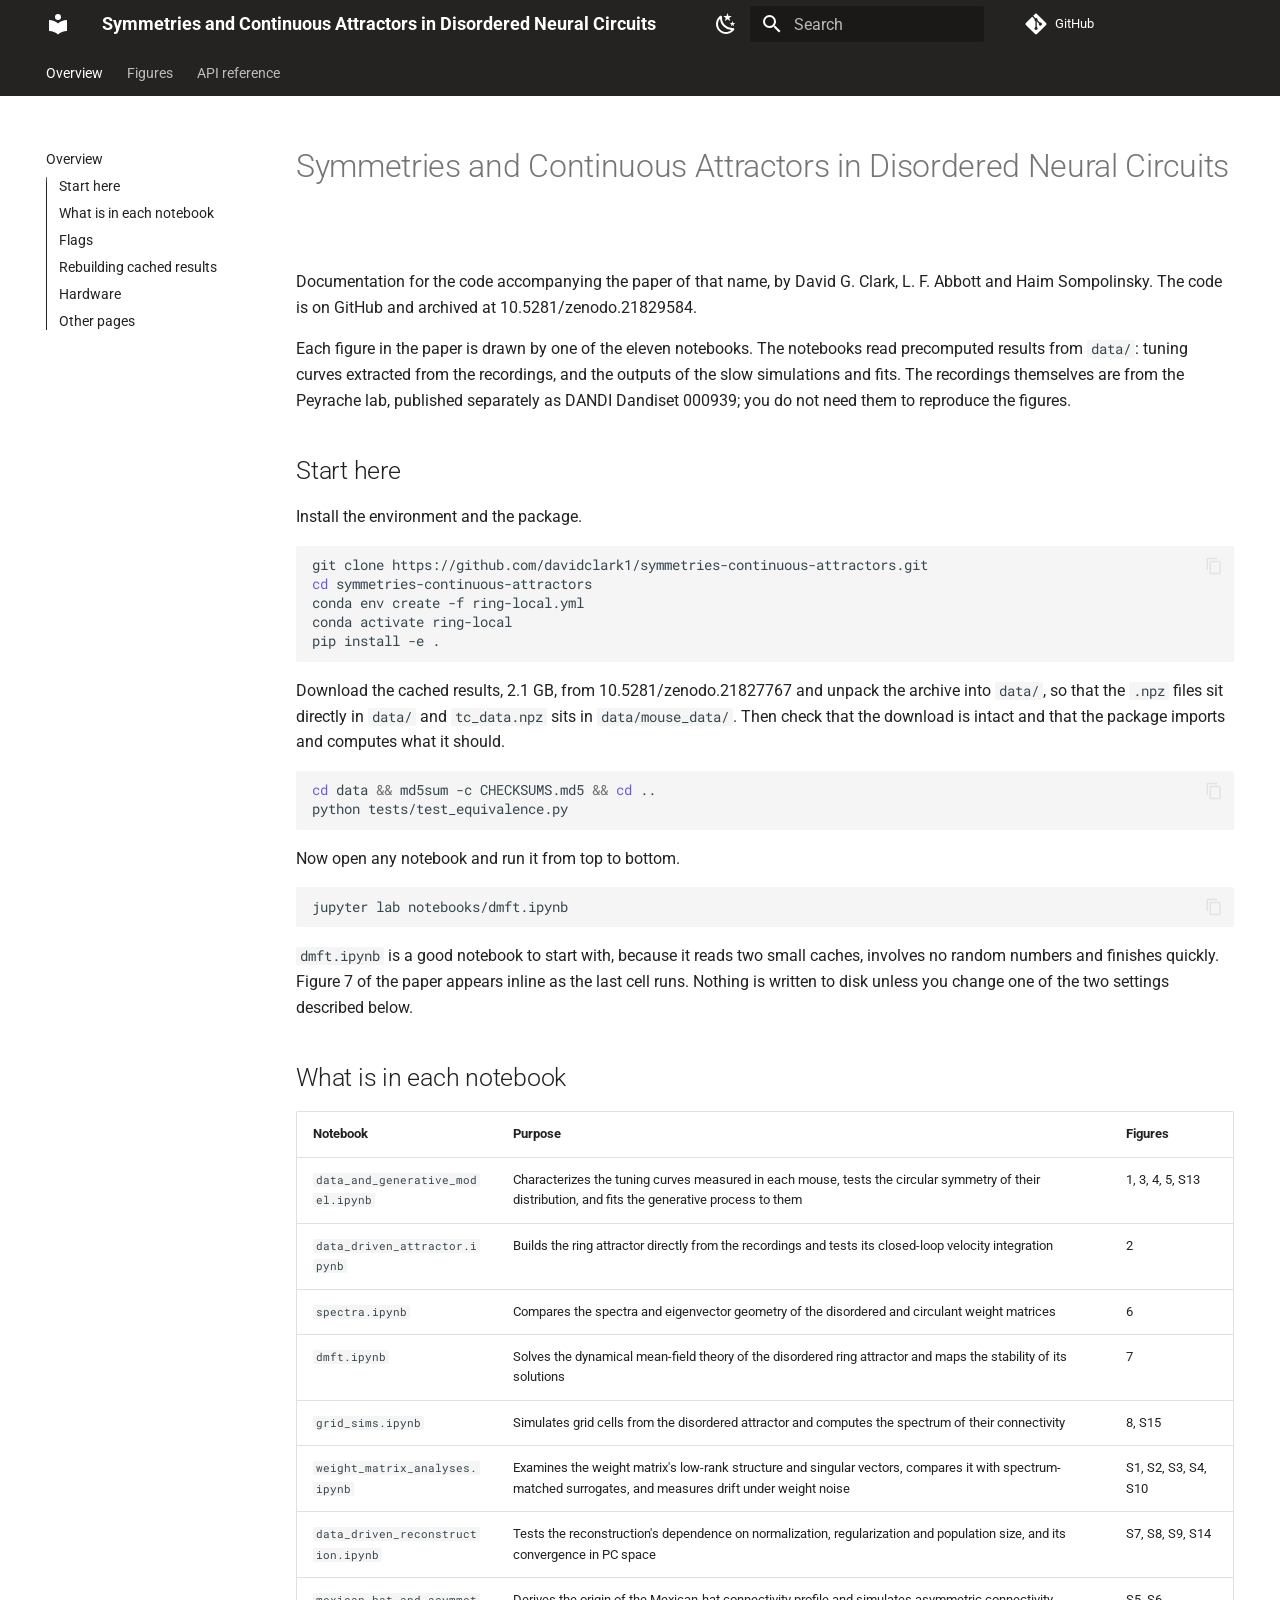
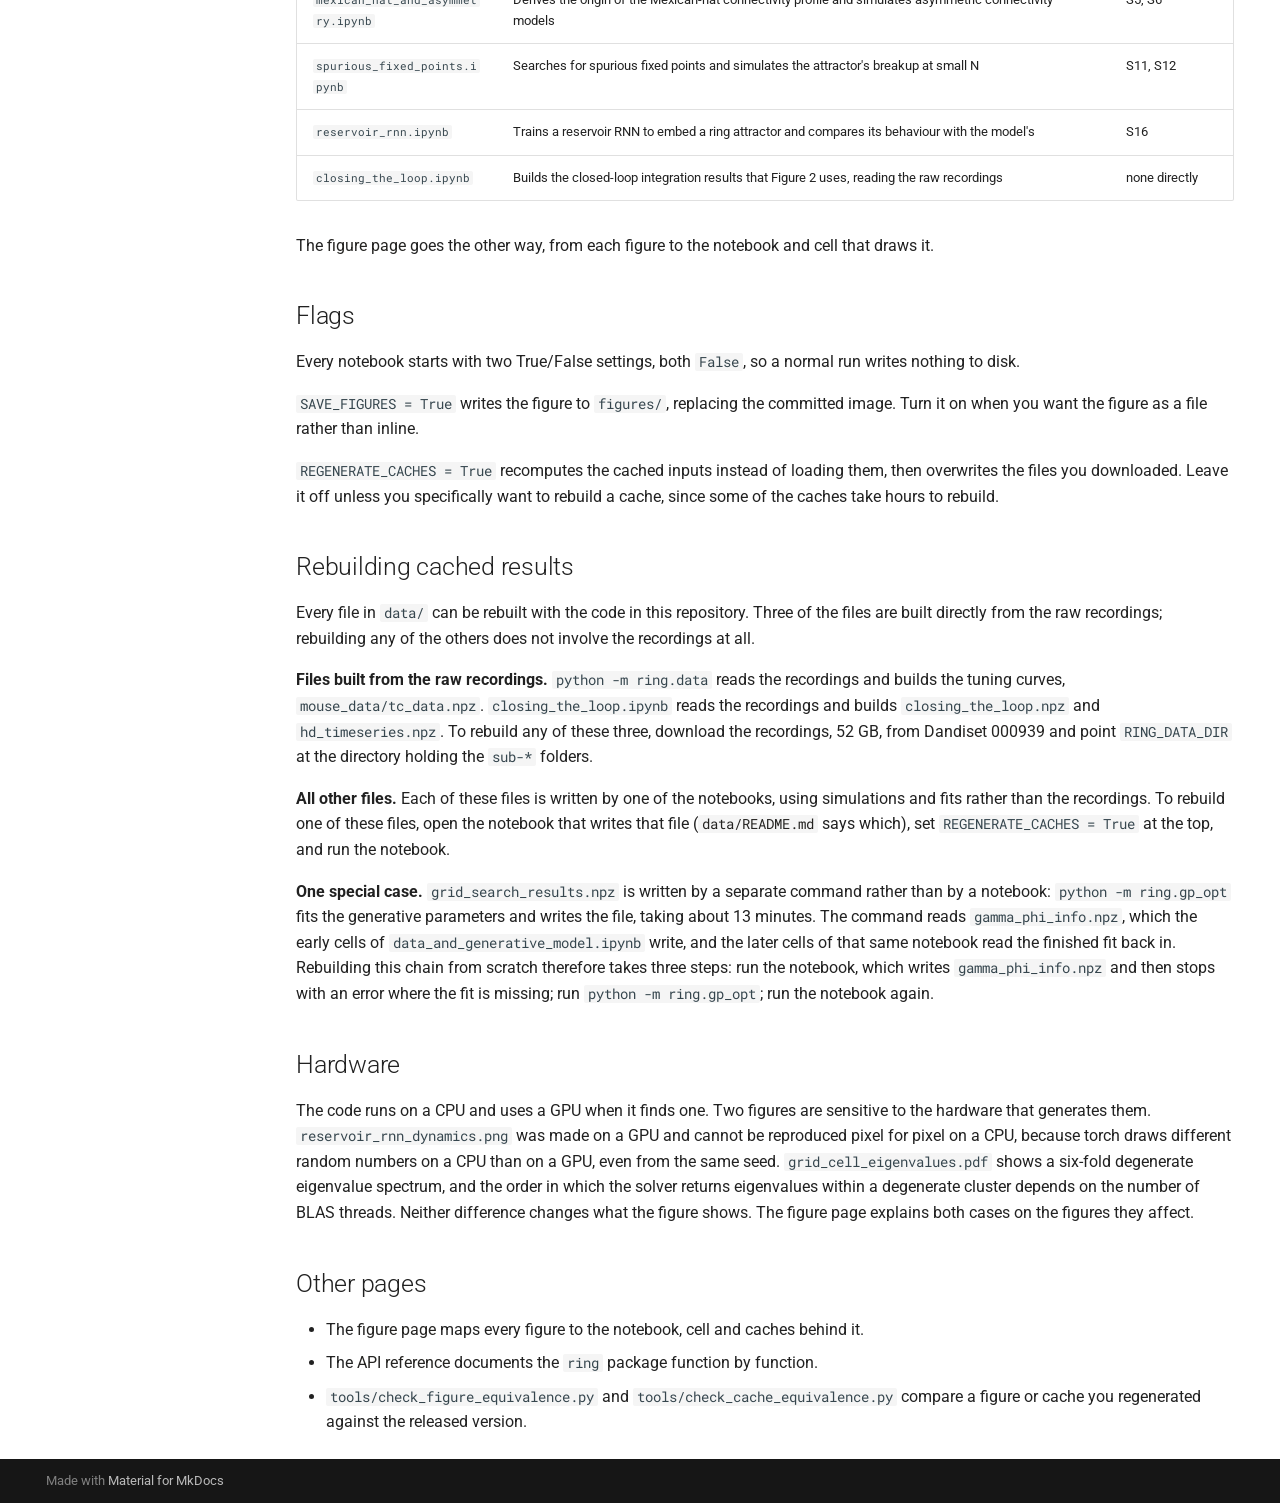
<file: index.html>
<!doctype html>
<html lang="en" class="no-js">
  <head>
    
      <meta charset="utf-8">
      <meta name="viewport" content="width=device-width,initial-scale=1">
      
        <meta name="description" content="Code and documentation for "Symmetries and Continuous Attractors in Disordered Neural Circuits"">
      
      
      
        <link rel="canonical" href="https://davidclark1.github.io/symmetries-continuous-attractors/">
      
      
      
        <link rel="next" href="figures/">
      
      
        
      
      
      <link rel="icon" href="assets/images/favicon.png">
      <meta name="generator" content="mkdocs-1.6.1, mkdocs-material-9.7.7">
    
    
      
        <title>Symmetries and Continuous Attractors in Disordered Neural Circuits</title>
      
    
    
      <link rel="stylesheet" href="assets/stylesheets/main.ec1eaa64.min.css">
      
        
        <link rel="stylesheet" href="assets/stylesheets/palette.ab4e12ef.min.css">
      
      


    
    
      
    
    
      
        
        
        <link rel="preconnect" href="https://fonts.gstatic.com" crossorigin>
        <link rel="stylesheet" href="https://fonts.googleapis.com/css?family=Roboto:300,300i,400,400i,700,700i%7CRoboto+Mono:400,400i,700,700i&display=fallback">
        <style>:root{--md-text-font:"Roboto";--md-code-font:"Roboto Mono"}</style>
      
    
    
      <link rel="stylesheet" href="assets/_mkdocstrings.css">
    
      <link rel="stylesheet" href="stylesheets/extra.css">
    
    <script>__md_scope=new URL(".",location),__md_hash=e=>[...e].reduce(((e,_)=>(e<<5)-e+_.charCodeAt(0)),0),__md_get=(e,_=localStorage,t=__md_scope)=>JSON.parse(_.getItem(t.pathname+"."+e)),__md_set=(e,_,t=localStorage,a=__md_scope)=>{try{t.setItem(a.pathname+"."+e,JSON.stringify(_))}catch(e){}}</script>
    
      

    
    
  </head>
  
  
    
    
      
    
    
    
    
    <body dir="ltr" data-md-color-scheme="default" data-md-color-primary="custom" data-md-color-accent="custom">
  
    
    <input class="md-toggle" data-md-toggle="drawer" type="checkbox" id="__drawer" autocomplete="off">
    <input class="md-toggle" data-md-toggle="search" type="checkbox" id="__search" autocomplete="off">
    <label class="md-overlay" for="__drawer"></label>
    <div data-md-component="skip">
      
        
        <a href="#symmetries-and-continuous-attractors-in-disordered-neural-circuits" class="md-skip">
          Skip to content
        </a>
      
    </div>
    <div data-md-component="announce">
      
    </div>
    
    
      

<header class="md-header" data-md-component="header">
  <nav class="md-header__inner md-grid" aria-label="Header">
    <a href="." title="Symmetries and Continuous Attractors in Disordered Neural Circuits" class="md-header__button md-logo" aria-label="Symmetries and Continuous Attractors in Disordered Neural Circuits" data-md-component="logo">
      
  
  <svg xmlns="http://www.w3.org/2000/svg" viewBox="0 0 24 24"><path d="M12 8a3 3 0 0 0 3-3 3 3 0 0 0-3-3 3 3 0 0 0-3 3 3 3 0 0 0 3 3m0 3.54C9.64 9.35 6.5 8 3 8v11c3.5 0 6.64 1.35 9 3.54 2.36-2.19 5.5-3.54 9-3.54V8c-3.5 0-6.64 1.35-9 3.54"/></svg>

    </a>
    <label class="md-header__button md-icon" for="__drawer">
      
      <svg xmlns="http://www.w3.org/2000/svg" viewBox="0 0 24 24"><path d="M3 6h18v2H3zm0 5h18v2H3zm0 5h18v2H3z"/></svg>
    </label>
    <div class="md-header__title" data-md-component="header-title">
      <div class="md-header__ellipsis">
        <div class="md-header__topic">
          <span class="md-ellipsis">
            Symmetries and Continuous Attractors in Disordered Neural Circuits
          </span>
        </div>
        <div class="md-header__topic" data-md-component="header-topic">
          <span class="md-ellipsis">
            
              Overview
            
          </span>
        </div>
      </div>
    </div>
    
      
        <form class="md-header__option" data-md-component="palette">
  
    
    
    
    <input class="md-option" data-md-color-media="(prefers-color-scheme: light)" data-md-color-scheme="default" data-md-color-primary="custom" data-md-color-accent="custom"  aria-label="Switch to dark mode"  type="radio" name="__palette" id="__palette_0">
    
      <label class="md-header__button md-icon" title="Switch to dark mode" for="__palette_1" hidden>
        <svg xmlns="http://www.w3.org/2000/svg" viewBox="0 0 24 24"><path d="m17.75 4.09-2.53 1.94.91 3.06-2.63-1.81-2.63 1.81.91-3.06-2.53-1.94L12.44 4l1.06-3 1.06 3zm3.5 6.91-1.64 1.25.59 1.98-1.7-1.17-1.7 1.17.59-1.98L15.75 11l2.06-.05L18.5 9l.69 1.95zm-2.28 4.95c.83-.08 1.72 1.1 1.19 1.85-.32.45-.66.87-1.08 1.27C15.17 23 8.84 23 4.94 19.07c-3.91-3.9-3.91-10.24 0-14.14.4-.4.82-.76 1.27-1.08.75-.53 1.93.36 1.85 1.19-.27 2.86.69 5.83 2.89 8.02a9.96 9.96 0 0 0 8.02 2.89m-1.64 2.02a12.08 12.08 0 0 1-7.8-3.47c-2.17-2.19-3.33-5-3.49-7.82-2.81 3.14-2.7 7.96.31 10.98 3.02 3.01 7.84 3.12 10.98.31"/></svg>
      </label>
    
  
    
    
    
    <input class="md-option" data-md-color-media="(prefers-color-scheme: dark)" data-md-color-scheme="slate" data-md-color-primary="custom" data-md-color-accent="custom"  aria-label="Switch to light mode"  type="radio" name="__palette" id="__palette_1">
    
      <label class="md-header__button md-icon" title="Switch to light mode" for="__palette_0" hidden>
        <svg xmlns="http://www.w3.org/2000/svg" viewBox="0 0 24 24"><path d="M12 7a5 5 0 0 1 5 5 5 5 0 0 1-5 5 5 5 0 0 1-5-5 5 5 0 0 1 5-5m0 2a3 3 0 0 0-3 3 3 3 0 0 0 3 3 3 3 0 0 0 3-3 3 3 0 0 0-3-3m0-7 2.39 3.42C13.65 5.15 12.84 5 12 5s-1.65.15-2.39.42zM3.34 7l4.16-.35A7.2 7.2 0 0 0 5.94 8.5c-.44.74-.69 1.5-.83 2.29zm.02 10 1.76-3.77a7.131 7.131 0 0 0 2.38 4.14zM20.65 7l-1.77 3.79a7.02 7.02 0 0 0-2.38-4.15zm-.01 10-4.14.36c.59-.51 1.12-1.14 1.54-1.86.42-.73.69-1.5.83-2.29zM12 22l-2.41-3.44c.74.27 1.55.44 2.41.44.82 0 1.63-.17 2.37-.44z"/></svg>
      </label>
    
  
</form>
      
    
    
      <script>var palette=__md_get("__palette");if(palette&&palette.color){if("(prefers-color-scheme)"===palette.color.media){var media=matchMedia("(prefers-color-scheme: light)"),input=document.querySelector(media.matches?"[data-md-color-media='(prefers-color-scheme: light)']":"[data-md-color-media='(prefers-color-scheme: dark)']");palette.color.media=input.getAttribute("data-md-color-media"),palette.color.scheme=input.getAttribute("data-md-color-scheme"),palette.color.primary=input.getAttribute("data-md-color-primary"),palette.color.accent=input.getAttribute("data-md-color-accent")}for(var[key,value]of Object.entries(palette.color))document.body.setAttribute("data-md-color-"+key,value)}</script>
    
    
    
      
      
        <label class="md-header__button md-icon" for="__search">
          
          <svg xmlns="http://www.w3.org/2000/svg" viewBox="0 0 24 24"><path d="M9.5 3A6.5 6.5 0 0 1 16 9.5c0 1.61-.59 3.09-1.56 4.23l.27.27h.79l5 5-1.5 1.5-5-5v-.79l-.27-.27A6.52 6.52 0 0 1 9.5 16 6.5 6.5 0 0 1 3 9.5 6.5 6.5 0 0 1 9.5 3m0 2C7 5 5 7 5 9.5S7 14 9.5 14 14 12 14 9.5 12 5 9.5 5"/></svg>
        </label>
        <div class="md-search" data-md-component="search" role="dialog">
  <label class="md-search__overlay" for="__search"></label>
  <div class="md-search__inner" role="search">
    <form class="md-search__form" name="search">
      <input type="text" class="md-search__input" name="query" aria-label="Search" placeholder="Search" autocapitalize="off" autocorrect="off" autocomplete="off" spellcheck="false" data-md-component="search-query" required>
      <label class="md-search__icon md-icon" for="__search">
        
        <svg xmlns="http://www.w3.org/2000/svg" viewBox="0 0 24 24"><path d="M9.5 3A6.5 6.5 0 0 1 16 9.5c0 1.61-.59 3.09-1.56 4.23l.27.27h.79l5 5-1.5 1.5-5-5v-.79l-.27-.27A6.52 6.52 0 0 1 9.5 16 6.5 6.5 0 0 1 3 9.5 6.5 6.5 0 0 1 9.5 3m0 2C7 5 5 7 5 9.5S7 14 9.5 14 14 12 14 9.5 12 5 9.5 5"/></svg>
        
        <svg xmlns="http://www.w3.org/2000/svg" viewBox="0 0 24 24"><path d="M20 11v2H8l5.5 5.5-1.42 1.42L4.16 12l7.92-7.92L13.5 5.5 8 11z"/></svg>
      </label>
      <nav class="md-search__options" aria-label="Search">
        
        <button type="reset" class="md-search__icon md-icon" title="Clear" aria-label="Clear" tabindex="-1">
          
          <svg xmlns="http://www.w3.org/2000/svg" viewBox="0 0 24 24"><path d="M19 6.41 17.59 5 12 10.59 6.41 5 5 6.41 10.59 12 5 17.59 6.41 19 12 13.41 17.59 19 19 17.59 13.41 12z"/></svg>
        </button>
      </nav>
      
    </form>
    <div class="md-search__output">
      <div class="md-search__scrollwrap" tabindex="0" data-md-scrollfix>
        <div class="md-search-result" data-md-component="search-result">
          <div class="md-search-result__meta">
            Initializing search
          </div>
          <ol class="md-search-result__list" role="presentation"></ol>
        </div>
      </div>
    </div>
  </div>
</div>
      
    
    
      <div class="md-header__source">
        <a href="https://github.com/davidclark1/symmetries-continuous-attractors" title="Go to repository" class="md-source" data-md-component="source">
  <div class="md-source__icon md-icon">
    
    <svg xmlns="http://www.w3.org/2000/svg" viewBox="0 0 448 512"><!--! Font Awesome Free 7.1.0 by @fontawesome - https://fontawesome.com License - https://fontawesome.com/license/free (Icons: CC BY 4.0, Fonts: SIL OFL 1.1, Code: MIT License) Copyright 2025 Fonticons, Inc.--><path d="M439.6 236.1 244 40.5c-5.4-5.5-12.8-8.5-20.4-8.5s-15 3-20.4 8.4L162.5 81l51.5 51.5c27.1-9.1 52.7 16.8 43.4 43.7l49.7 49.7c34.2-11.8 61.2 31 35.5 56.7-26.5 26.5-70.2-2.9-56-37.3L240.3 199v121.9c25.3 12.5 22.3 41.8 9.1 55-6.4 6.4-15.2 10.1-24.3 10.1s-17.8-3.6-24.3-10.1c-17.6-17.6-11.1-46.9 11.2-56v-123c-20.8-8.5-24.6-30.7-18.6-45L142.6 101 8.5 235.1C3 240.6 0 247.9 0 255.5s3 15 8.5 20.4l195.6 195.7c5.4 5.4 12.7 8.4 20.4 8.4s15-3 20.4-8.4l194.7-194.7c5.4-5.4 8.4-12.8 8.4-20.4s-3-15-8.4-20.4"/></svg>
  </div>
  <div class="md-source__repository">
    GitHub
  </div>
</a>
      </div>
    
  </nav>
  
</header>
    
    <div class="md-container" data-md-component="container">
      
      
        
          
            
<nav class="md-tabs" aria-label="Tabs" data-md-component="tabs">
  <div class="md-grid">
    <ul class="md-tabs__list">
      
        
  
  
  
    
  
  
    <li class="md-tabs__item md-tabs__item--active">
      <a href="." class="md-tabs__link">
        
  
  
    
  
  Overview

      </a>
    </li>
  

      
        
  
  
  
  
    <li class="md-tabs__item">
      <a href="figures/" class="md-tabs__link">
        
  
  
    
  
  Figures

      </a>
    </li>
  

      
        
  
  
  
  
    <li class="md-tabs__item">
      <a href="api/" class="md-tabs__link">
        
  
  
    
  
  API reference

      </a>
    </li>
  

      
    </ul>
  </div>
</nav>
          
        
      
      <main class="md-main" data-md-component="main">
        <div class="md-main__inner md-grid">
          
            
              
              <div class="md-sidebar md-sidebar--primary" data-md-component="sidebar" data-md-type="navigation" >
                <div class="md-sidebar__scrollwrap">
                  <div class="md-sidebar__inner">
                    


  


  

<nav class="md-nav md-nav--primary md-nav--lifted md-nav--integrated" aria-label="Navigation" data-md-level="0">
  <label class="md-nav__title" for="__drawer">
    <a href="." title="Symmetries and Continuous Attractors in Disordered Neural Circuits" class="md-nav__button md-logo" aria-label="Symmetries and Continuous Attractors in Disordered Neural Circuits" data-md-component="logo">
      
  
  <svg xmlns="http://www.w3.org/2000/svg" viewBox="0 0 24 24"><path d="M12 8a3 3 0 0 0 3-3 3 3 0 0 0-3-3 3 3 0 0 0-3 3 3 3 0 0 0 3 3m0 3.54C9.64 9.35 6.5 8 3 8v11c3.5 0 6.64 1.35 9 3.54 2.36-2.19 5.5-3.54 9-3.54V8c-3.5 0-6.64 1.35-9 3.54"/></svg>

    </a>
    Symmetries and Continuous Attractors in Disordered Neural Circuits
  </label>
  
    <div class="md-nav__source">
      <a href="https://github.com/davidclark1/symmetries-continuous-attractors" title="Go to repository" class="md-source" data-md-component="source">
  <div class="md-source__icon md-icon">
    
    <svg xmlns="http://www.w3.org/2000/svg" viewBox="0 0 448 512"><!--! Font Awesome Free 7.1.0 by @fontawesome - https://fontawesome.com License - https://fontawesome.com/license/free (Icons: CC BY 4.0, Fonts: SIL OFL 1.1, Code: MIT License) Copyright 2025 Fonticons, Inc.--><path d="M439.6 236.1 244 40.5c-5.4-5.5-12.8-8.5-20.4-8.5s-15 3-20.4 8.4L162.5 81l51.5 51.5c27.1-9.1 52.7 16.8 43.4 43.7l49.7 49.7c34.2-11.8 61.2 31 35.5 56.7-26.5 26.5-70.2-2.9-56-37.3L240.3 199v121.9c25.3 12.5 22.3 41.8 9.1 55-6.4 6.4-15.2 10.1-24.3 10.1s-17.8-3.6-24.3-10.1c-17.6-17.6-11.1-46.9 11.2-56v-123c-20.8-8.5-24.6-30.7-18.6-45L142.6 101 8.5 235.1C3 240.6 0 247.9 0 255.5s3 15 8.5 20.4l195.6 195.7c5.4 5.4 12.7 8.4 20.4 8.4s15-3 20.4-8.4l194.7-194.7c5.4-5.4 8.4-12.8 8.4-20.4s-3-15-8.4-20.4"/></svg>
  </div>
  <div class="md-source__repository">
    GitHub
  </div>
</a>
    </div>
  
  <ul class="md-nav__list" data-md-scrollfix>
    
      
      
  
  
    
  
  
  
    <li class="md-nav__item md-nav__item--active">
      
      <input class="md-nav__toggle md-toggle" type="checkbox" id="__toc">
      
      
        
      
      
        <label class="md-nav__link md-nav__link--active" for="__toc">
          
  
  
  <span class="md-ellipsis">
    
  
    Overview
  

    
  </span>
  
  

          <span class="md-nav__icon md-icon"></span>
        </label>
      
      <a href="." class="md-nav__link md-nav__link--active">
        
  
  
  <span class="md-ellipsis">
    
  
    Overview
  

    
  </span>
  
  

      </a>
      
        

<nav class="md-nav md-nav--secondary" aria-label="Table of contents">
  
  
  
    
  
  
    <label class="md-nav__title" for="__toc">
      <span class="md-nav__icon md-icon"></span>
      Table of contents
    </label>
    <ul class="md-nav__list" data-md-component="toc" data-md-scrollfix>
      
        <li class="md-nav__item">
  <a href="#start-here" class="md-nav__link">
    <span class="md-ellipsis">
      
        Start here
      
    </span>
  </a>
  
</li>
      
        <li class="md-nav__item">
  <a href="#what-is-in-each-notebook" class="md-nav__link">
    <span class="md-ellipsis">
      
        What is in each notebook
      
    </span>
  </a>
  
</li>
      
        <li class="md-nav__item">
  <a href="#flags" class="md-nav__link">
    <span class="md-ellipsis">
      
        Flags
      
    </span>
  </a>
  
</li>
      
        <li class="md-nav__item">
  <a href="#rebuilding-cached-results" class="md-nav__link">
    <span class="md-ellipsis">
      
        Rebuilding cached results
      
    </span>
  </a>
  
</li>
      
        <li class="md-nav__item">
  <a href="#hardware" class="md-nav__link">
    <span class="md-ellipsis">
      
        Hardware
      
    </span>
  </a>
  
</li>
      
        <li class="md-nav__item">
  <a href="#other-pages" class="md-nav__link">
    <span class="md-ellipsis">
      
        Other pages
      
    </span>
  </a>
  
</li>
      
    </ul>
  
</nav>
      
    </li>
  

    
      
      
  
  
  
  
    <li class="md-nav__item">
      <a href="figures/" class="md-nav__link">
        
  
  
  <span class="md-ellipsis">
    
  
    Figures
  

    
  </span>
  
  

      </a>
    </li>
  

    
      
      
  
  
  
  
    <li class="md-nav__item">
      <a href="api/" class="md-nav__link">
        
  
  
  <span class="md-ellipsis">
    
  
    API reference
  

    
  </span>
  
  

      </a>
    </li>
  

    
  </ul>
</nav>
                  </div>
                </div>
              </div>
            
            
          
          
            <div class="md-content" data-md-component="content">
              
              <article class="md-content__inner md-typeset">
                
                  



<h1 id="symmetries-and-continuous-attractors-in-disordered-neural-circuits">Symmetries and Continuous Attractors in Disordered Neural Circuits<a class="headerlink" href="#symmetries-and-continuous-attractors-in-disordered-neural-circuits" title="Permanent link">&para;</a></h1>
<p>Documentation for the code accompanying the paper of that name, by David G. Clark,
L. F. Abbott and Haim Sompolinsky. The code is on
<a href="https://github.com/davidclark1/symmetries-continuous-attractors">GitHub</a> and archived at
<a href="https://doi.org/10.5281/zenodo.21829584">10.5281/zenodo.21829584</a>.</p>
<p>Each figure in the paper is drawn by one of the eleven notebooks. The notebooks read
precomputed results from <code>data/</code>: tuning curves extracted from the recordings, and the
outputs of the slow simulations and fits. The recordings themselves are from the Peyrache
lab, published separately as
<a href="https://dandiarchive.org/dandiset/000939">DANDI Dandiset 000939</a>; you do not need them
to reproduce the figures.</p>
<h2 id="start-here">Start here<a class="headerlink" href="#start-here" title="Permanent link">&para;</a></h2>
<p>Install the environment and the package.</p>
<div class="highlight"><pre><span></span><code>git<span class="w"> </span>clone<span class="w"> </span>https://github.com/davidclark1/symmetries-continuous-attractors.git
<span class="nb">cd</span><span class="w"> </span>symmetries-continuous-attractors
conda<span class="w"> </span>env<span class="w"> </span>create<span class="w"> </span>-f<span class="w"> </span>ring-local.yml
conda<span class="w"> </span>activate<span class="w"> </span>ring-local
pip<span class="w"> </span>install<span class="w"> </span>-e<span class="w"> </span>.
</code></pre></div>
<p>Download the cached results, 2.1 GB, from
<a href="https://doi.org/10.5281/zenodo.21827767">10.5281/zenodo.21827767</a> and unpack the archive into
<code>data/</code>, so that the <code>.npz</code> files sit directly in <code>data/</code> and <code>tc_data.npz</code> sits in
<code>data/mouse_data/</code>. Then check that the download is intact and that the package imports and
computes what it should.</p>
<div class="highlight"><pre><span></span><code><span class="nb">cd</span><span class="w"> </span>data<span class="w"> </span><span class="o">&amp;&amp;</span><span class="w"> </span>md5sum<span class="w"> </span>-c<span class="w"> </span>CHECKSUMS.md5<span class="w"> </span><span class="o">&amp;&amp;</span><span class="w"> </span><span class="nb">cd</span><span class="w"> </span>..
python<span class="w"> </span>tests/test_equivalence.py
</code></pre></div>
<p>Now open any notebook and run it from top to bottom.</p>
<div class="highlight"><pre><span></span><code>jupyter<span class="w"> </span>lab<span class="w"> </span>notebooks/dmft.ipynb
</code></pre></div>
<p><code>dmft.ipynb</code> is a good notebook to start with, because it reads two small caches, involves no random
numbers and finishes quickly. Figure 7 of the paper appears inline as the last cell runs.
Nothing is written to disk unless you change one of the two settings described below.</p>
<h2 id="what-is-in-each-notebook">What is in each notebook<a class="headerlink" href="#what-is-in-each-notebook" title="Permanent link">&para;</a></h2>
<table>
<thead>
<tr>
<th>Notebook</th>
<th>Purpose</th>
<th>Figures</th>
</tr>
</thead>
<tbody>
<tr>
<td><code>data_and_generative_model.ipynb</code></td>
<td>Characterizes the tuning curves measured in each mouse, tests the circular symmetry of their distribution, and fits the generative process to them</td>
<td>1, 3, 4, 5, S13</td>
</tr>
<tr>
<td><code>data_driven_attractor.ipynb</code></td>
<td>Builds the ring attractor directly from the recordings and tests its closed-loop velocity integration</td>
<td>2</td>
</tr>
<tr>
<td><code>spectra.ipynb</code></td>
<td>Compares the spectra and eigenvector geometry of the disordered and circulant weight matrices</td>
<td>6</td>
</tr>
<tr>
<td><code>dmft.ipynb</code></td>
<td>Solves the dynamical mean-field theory of the disordered ring attractor and maps the stability of its solutions</td>
<td>7</td>
</tr>
<tr>
<td><code>grid_sims.ipynb</code></td>
<td>Simulates grid cells from the disordered attractor and computes the spectrum of their connectivity</td>
<td>8, S15</td>
</tr>
<tr>
<td><code>weight_matrix_analyses.ipynb</code></td>
<td>Examines the weight matrix's low-rank structure and singular vectors, compares it with spectrum-matched surrogates, and measures drift under weight noise</td>
<td>S1, S2, S3, S4, S10</td>
</tr>
<tr>
<td><code>data_driven_reconstruction.ipynb</code></td>
<td>Tests the reconstruction's dependence on normalization, regularization and population size, and its convergence in PC space</td>
<td>S7, S8, S9, S14</td>
</tr>
<tr>
<td><code>mexican_hat_and_asymmetry.ipynb</code></td>
<td>Derives the origin of the Mexican-hat connectivity profile and simulates asymmetric connectivity models</td>
<td>S5, S6</td>
</tr>
<tr>
<td><code>spurious_fixed_points.ipynb</code></td>
<td>Searches for spurious fixed points and simulates the attractor's breakup at small N</td>
<td>S11, S12</td>
</tr>
<tr>
<td><code>reservoir_rnn.ipynb</code></td>
<td>Trains a reservoir RNN to embed a ring attractor and compares its behaviour with the model's</td>
<td>S16</td>
</tr>
<tr>
<td><code>closing_the_loop.ipynb</code></td>
<td>Builds the closed-loop integration results that Figure 2 uses, reading the raw recordings</td>
<td>none directly</td>
</tr>
</tbody>
</table>
<p>The <a href="figures/">figure page</a> goes the other way, from each figure to the notebook and cell
that draws it.</p>
<h2 id="flags">Flags<a class="headerlink" href="#flags" title="Permanent link">&para;</a></h2>
<p>Every notebook starts with two True/False settings, both <code>False</code>, so a normal run writes
nothing to disk.</p>
<p><code>SAVE_FIGURES = True</code> writes the figure to <code>figures/</code>, replacing the committed image. Turn it
on when you want the figure as a file rather than inline.</p>
<p><code>REGENERATE_CACHES = True</code> recomputes the cached inputs instead of loading them, then
overwrites the files you downloaded. Leave it off unless you specifically want to rebuild a
cache, since some of the caches take hours to rebuild.</p>
<h2 id="rebuilding-cached-results">Rebuilding cached results<a class="headerlink" href="#rebuilding-cached-results" title="Permanent link">&para;</a></h2>
<p>Every file in <code>data/</code> can be rebuilt with the code in this repository. Three of the files
are built directly from the raw recordings; rebuilding any of the others does not involve
the recordings at all.</p>
<p><strong>Files built from the raw recordings.</strong> <code>python -m ring.data</code> reads the recordings and
builds the tuning curves, <code>mouse_data/tc_data.npz</code>. <code>closing_the_loop.ipynb</code> reads the
recordings and builds <code>closing_the_loop.npz</code> and <code>hd_timeseries.npz</code>. To rebuild any of
these three, download the recordings, 52 GB, from
<a href="https://dandiarchive.org/dandiset/000939">Dandiset 000939</a> and point <code>RING_DATA_DIR</code> at
the directory holding the <code>sub-*</code> folders.</p>
<p><strong>All other files.</strong> Each of these files is written by one of the notebooks, using
simulations and fits rather than the recordings. To rebuild one of these files, open the
notebook that writes that file
(<a href="https://github.com/davidclark1/symmetries-continuous-attractors/blob/main/data/README.md"><code>data/README.md</code></a>
says which), set <code>REGENERATE_CACHES = True</code> at the top, and run the notebook.</p>
<p><strong>One special case.</strong> <code>grid_search_results.npz</code> is written by a separate command rather
than by a notebook: <code>python -m ring.gp_opt</code> fits the generative parameters and writes the
file, taking about 13 minutes. The command reads <code>gamma_phi_info.npz</code>, which the early
cells of <code>data_and_generative_model.ipynb</code> write, and the later cells of that same notebook
read the finished fit back in. Rebuilding this chain from scratch therefore takes three
steps: run the notebook, which writes <code>gamma_phi_info.npz</code> and then stops with an error
where the fit is missing; run <code>python -m ring.gp_opt</code>; run the notebook again.</p>
<h2 id="hardware">Hardware<a class="headerlink" href="#hardware" title="Permanent link">&para;</a></h2>
<p>The code runs on a CPU and uses a GPU when it finds one. Two figures are sensitive to
the hardware that generates them. <code>reservoir_rnn_dynamics.png</code> was made on a GPU and cannot
be reproduced pixel for pixel on a CPU, because torch draws different random numbers on a
CPU than on a GPU, even from the same seed. <code>grid_cell_eigenvalues.pdf</code> shows a six-fold
degenerate eigenvalue spectrum, and the order in which the solver returns eigenvalues
within a degenerate cluster depends on the number of BLAS threads. Neither difference
changes what the figure shows. The <a href="figures/">figure page</a> explains both cases on the
figures they affect.</p>
<h2 id="other-pages">Other pages<a class="headerlink" href="#other-pages" title="Permanent link">&para;</a></h2>
<ul>
<li>The <a href="figures/">figure page</a> maps every figure to the notebook, cell and caches behind it.</li>
<li>The <a href="api/">API reference</a> documents the <code>ring</code> package function by function.</li>
<li><code>tools/check_figure_equivalence.py</code> and <code>tools/check_cache_equivalence.py</code> compare a figure
  or cache you regenerated against the released version.</li>
</ul>












                
              </article>
            </div>
          
          
<script>var target=document.getElementById(location.hash.slice(1));target&&target.name&&(target.checked=target.name.startsWith("__tabbed_"))</script>
        </div>
        
          <button type="button" class="md-top md-icon" data-md-component="top" hidden>
  
  <svg xmlns="http://www.w3.org/2000/svg" viewBox="0 0 24 24"><path d="M13 20h-2V8l-5.5 5.5-1.42-1.42L12 4.16l7.92 7.92-1.42 1.42L13 8z"/></svg>
  Back to top
</button>
        
      </main>
      
        <footer class="md-footer">
  
  <div class="md-footer-meta md-typeset">
    <div class="md-footer-meta__inner md-grid">
      <div class="md-copyright">
  
  
    Made with
    <a href="https://squidfunk.github.io/mkdocs-material/" target="_blank" rel="noopener">
      Material for MkDocs
    </a>
  
</div>
      
    </div>
  </div>
</footer>
      
    </div>
    <div class="md-dialog" data-md-component="dialog">
      <div class="md-dialog__inner md-typeset"></div>
    </div>
    
    
    
      
      
      <script id="__config" type="application/json">{"annotate": null, "base": ".", "features": ["navigation.instant", "navigation.tabs", "navigation.top", "content.code.copy", "toc.integrate"], "search": "assets/javascripts/workers/search.2c215733.min.js", "tags": null, "translations": {"clipboard.copied": "Copied to clipboard", "clipboard.copy": "Copy to clipboard", "search.result.more.one": "1 more on this page", "search.result.more.other": "# more on this page", "search.result.none": "No matching documents", "search.result.one": "1 matching document", "search.result.other": "# matching documents", "search.result.placeholder": "Type to start searching", "search.result.term.missing": "Missing", "select.version": "Select version"}, "version": null}</script>
    
    
      <script src="assets/javascripts/bundle.d7400e89.min.js"></script>
      
    
  </body>
</html>
</file>
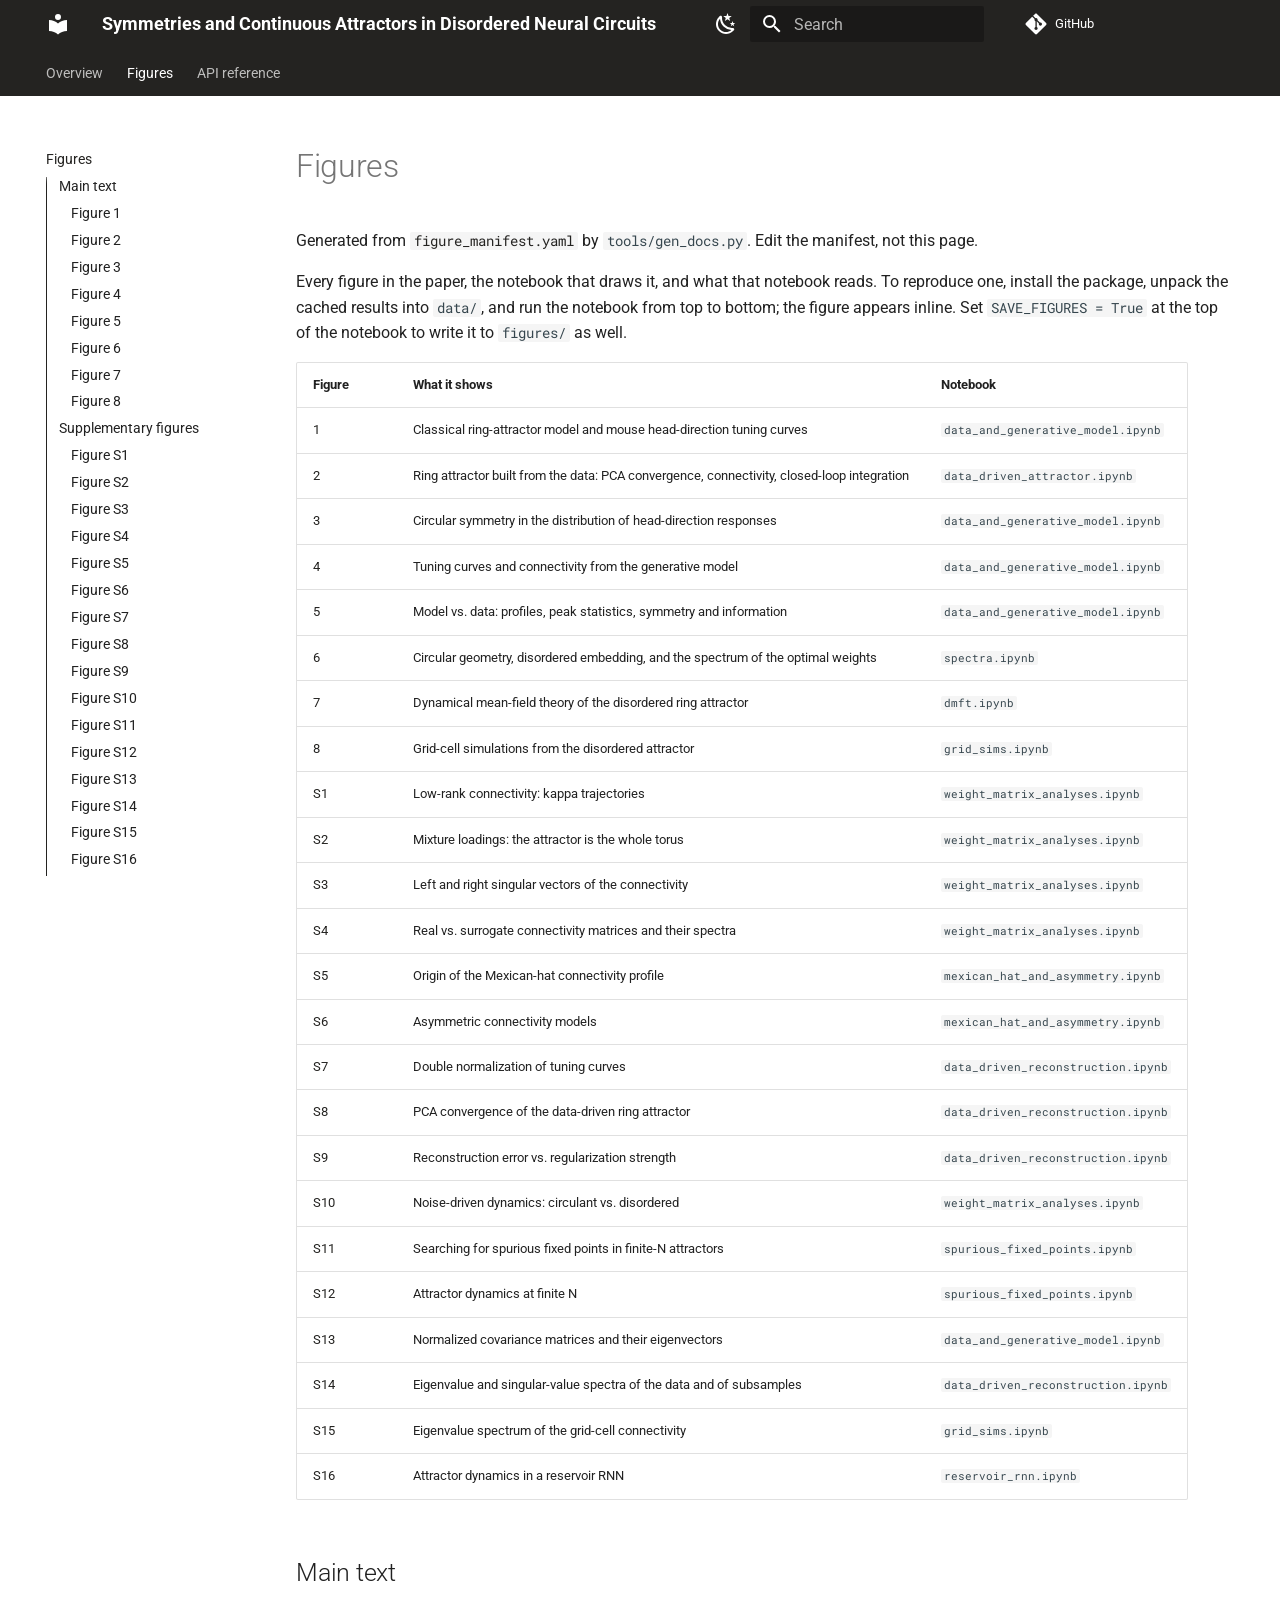
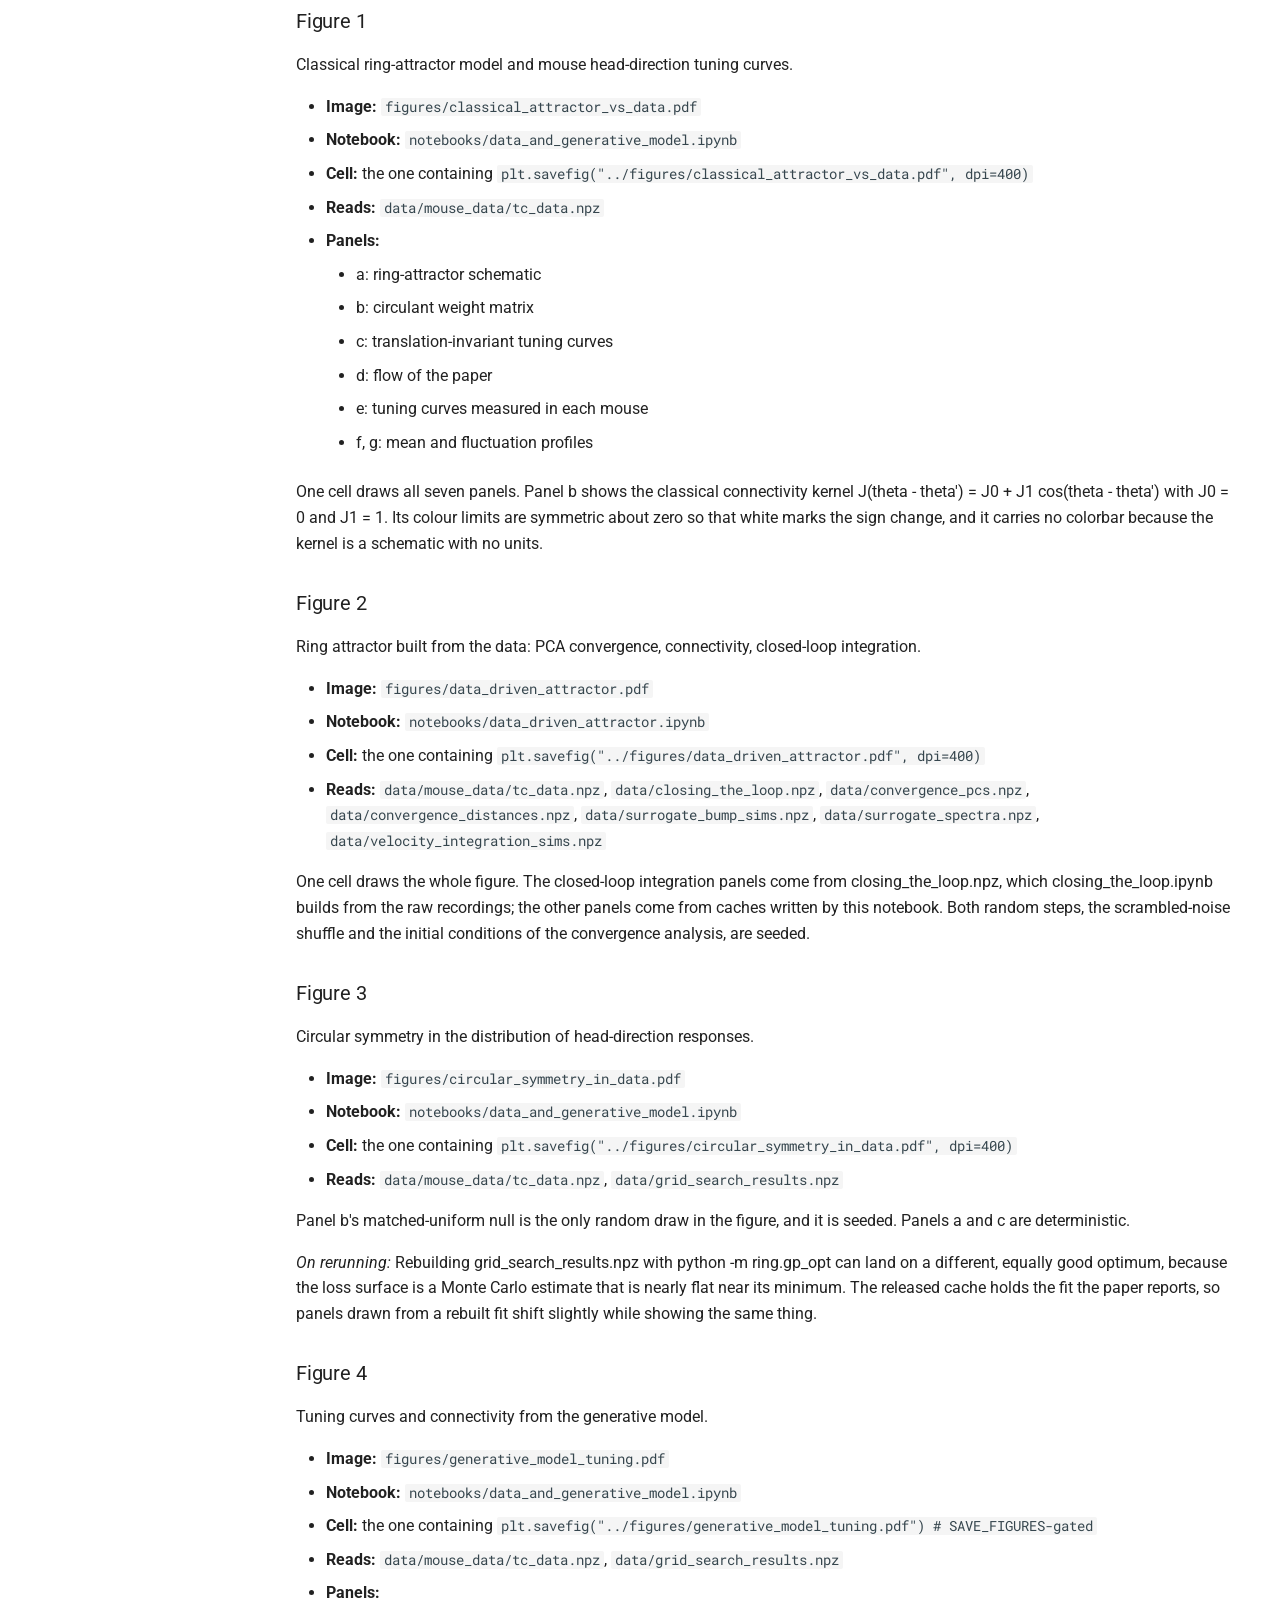
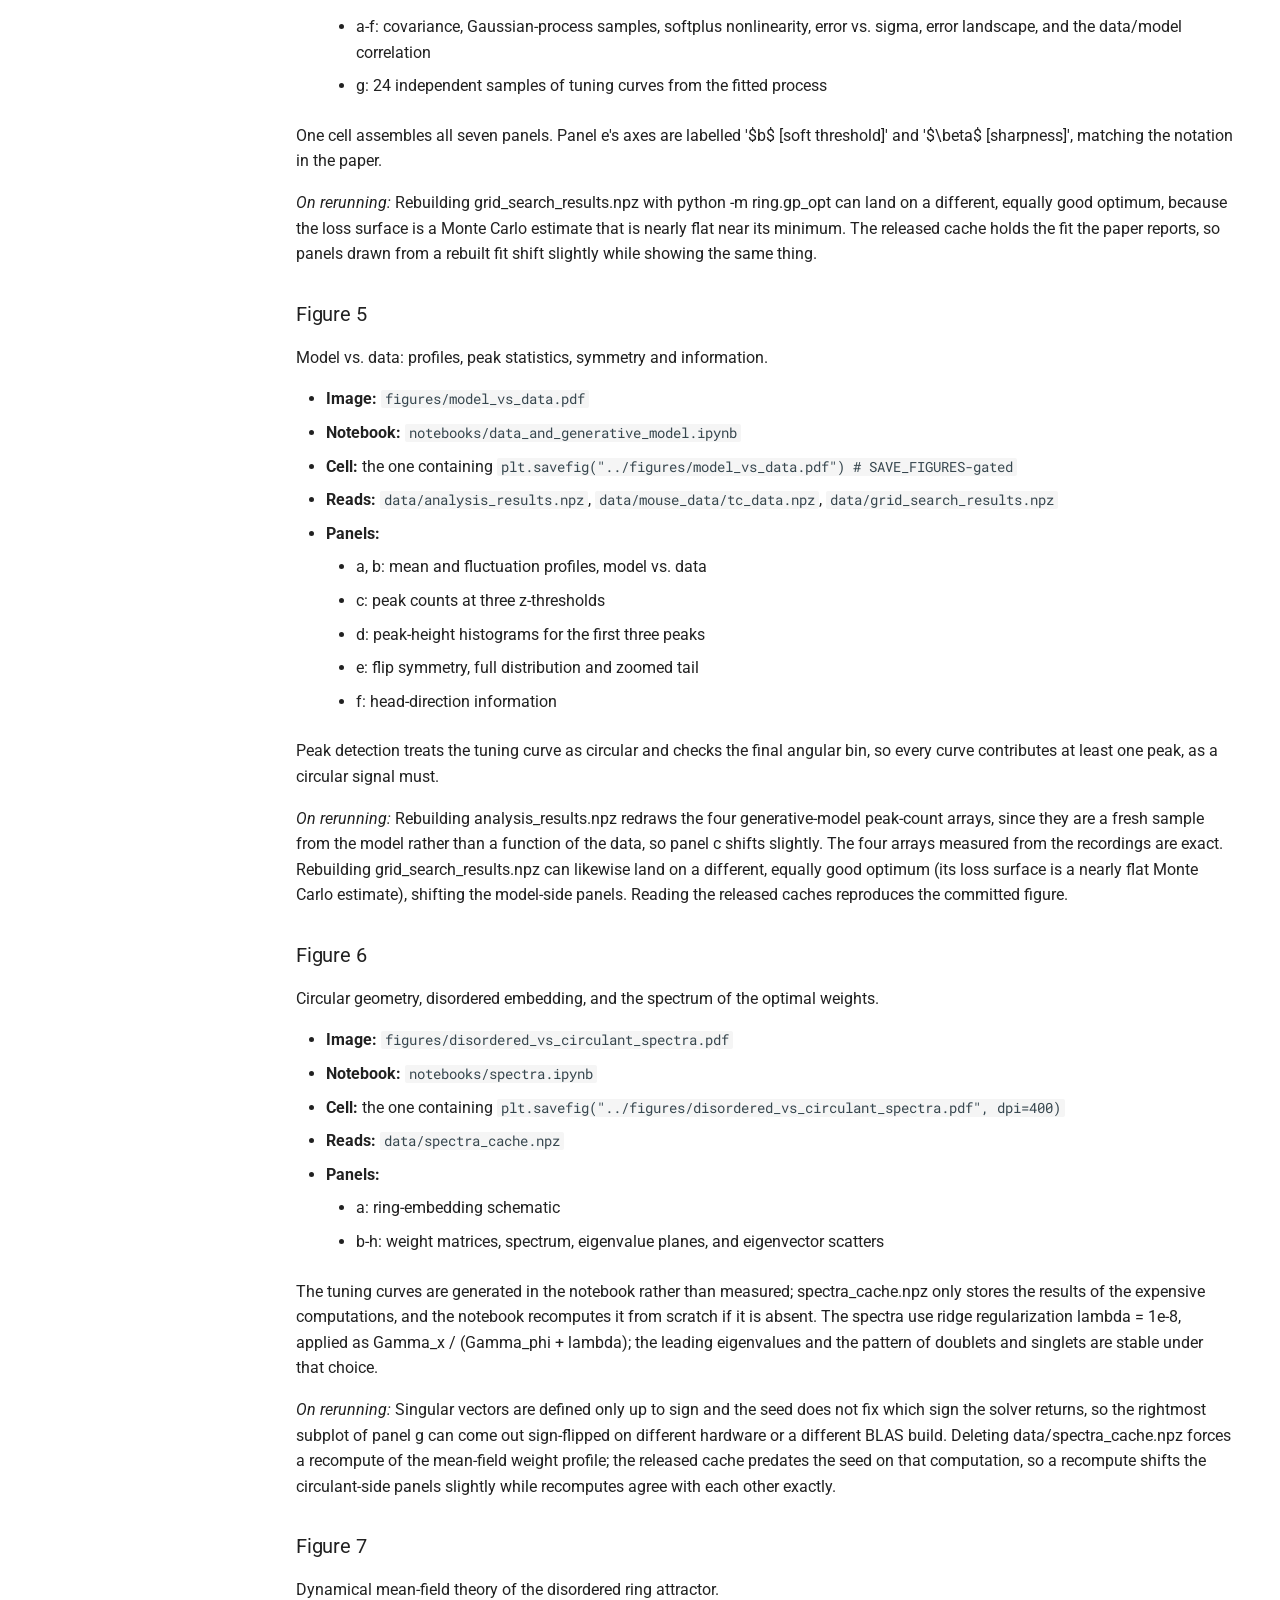
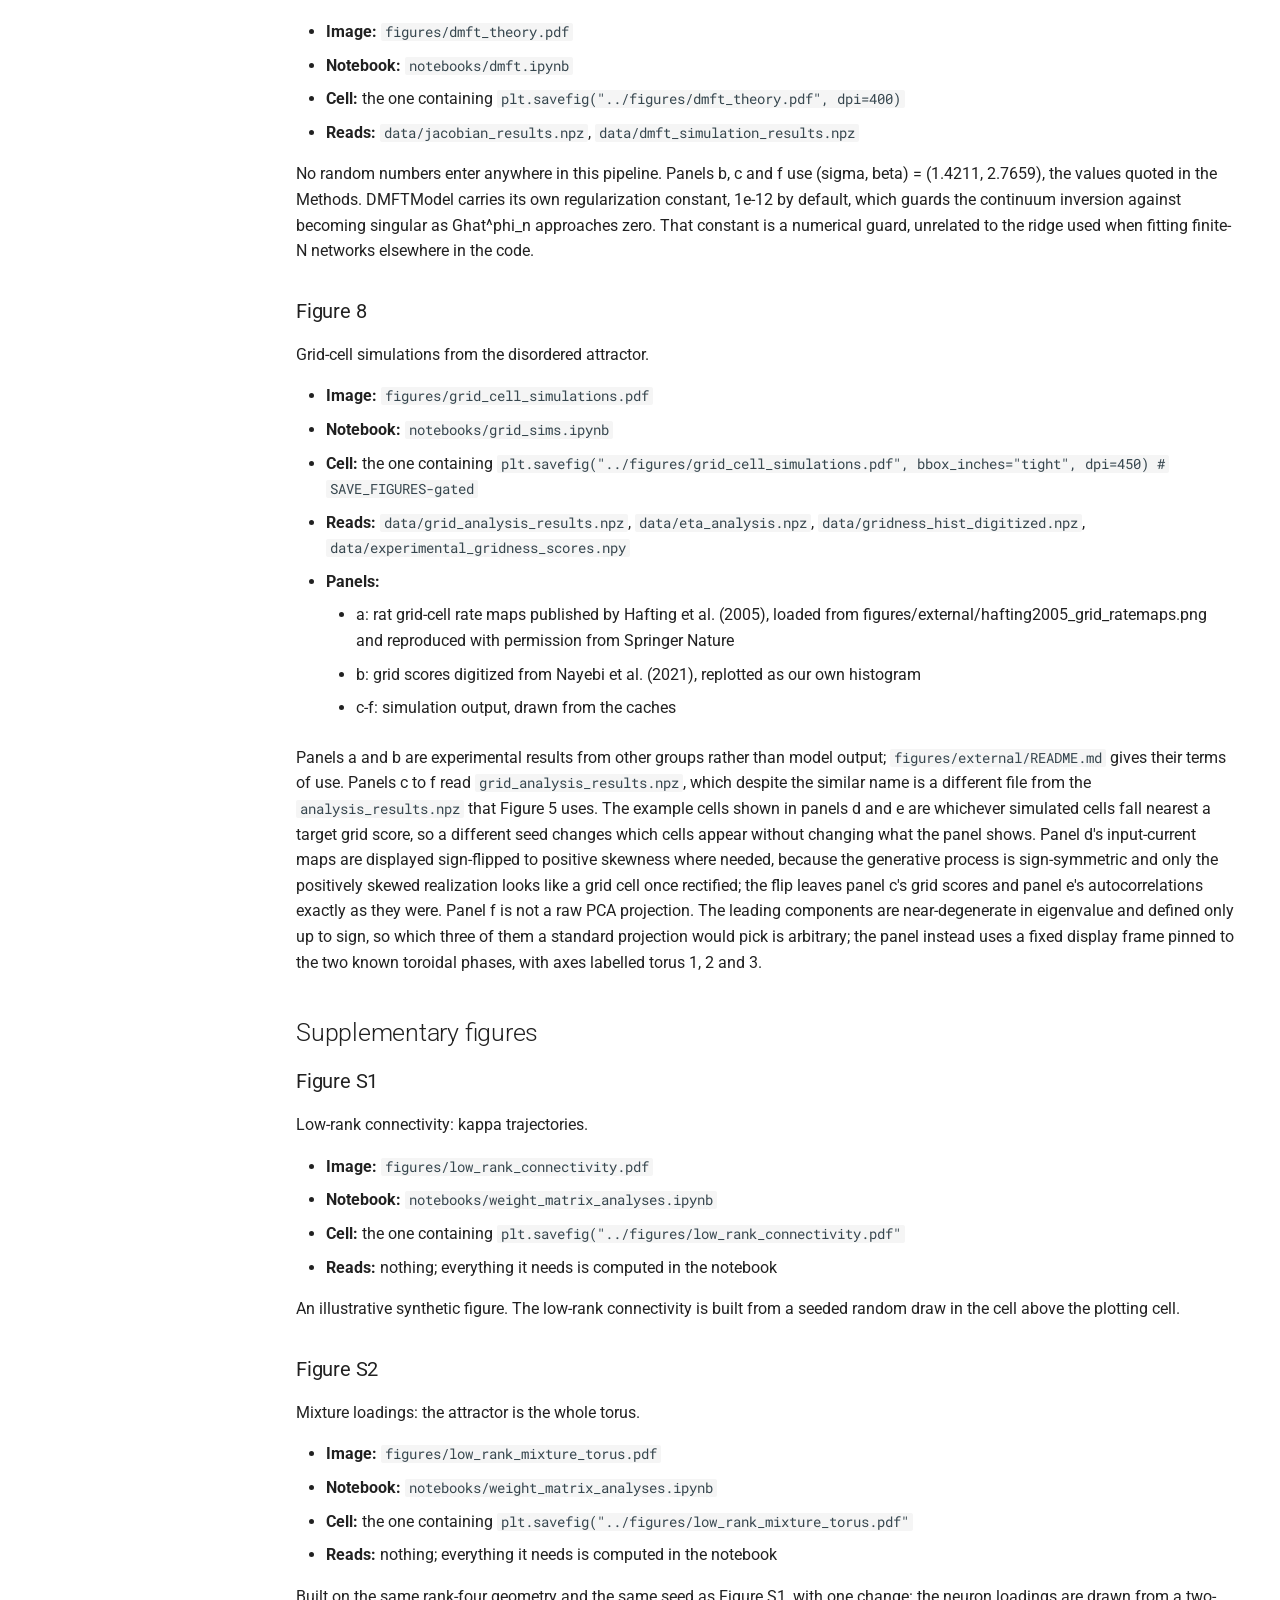
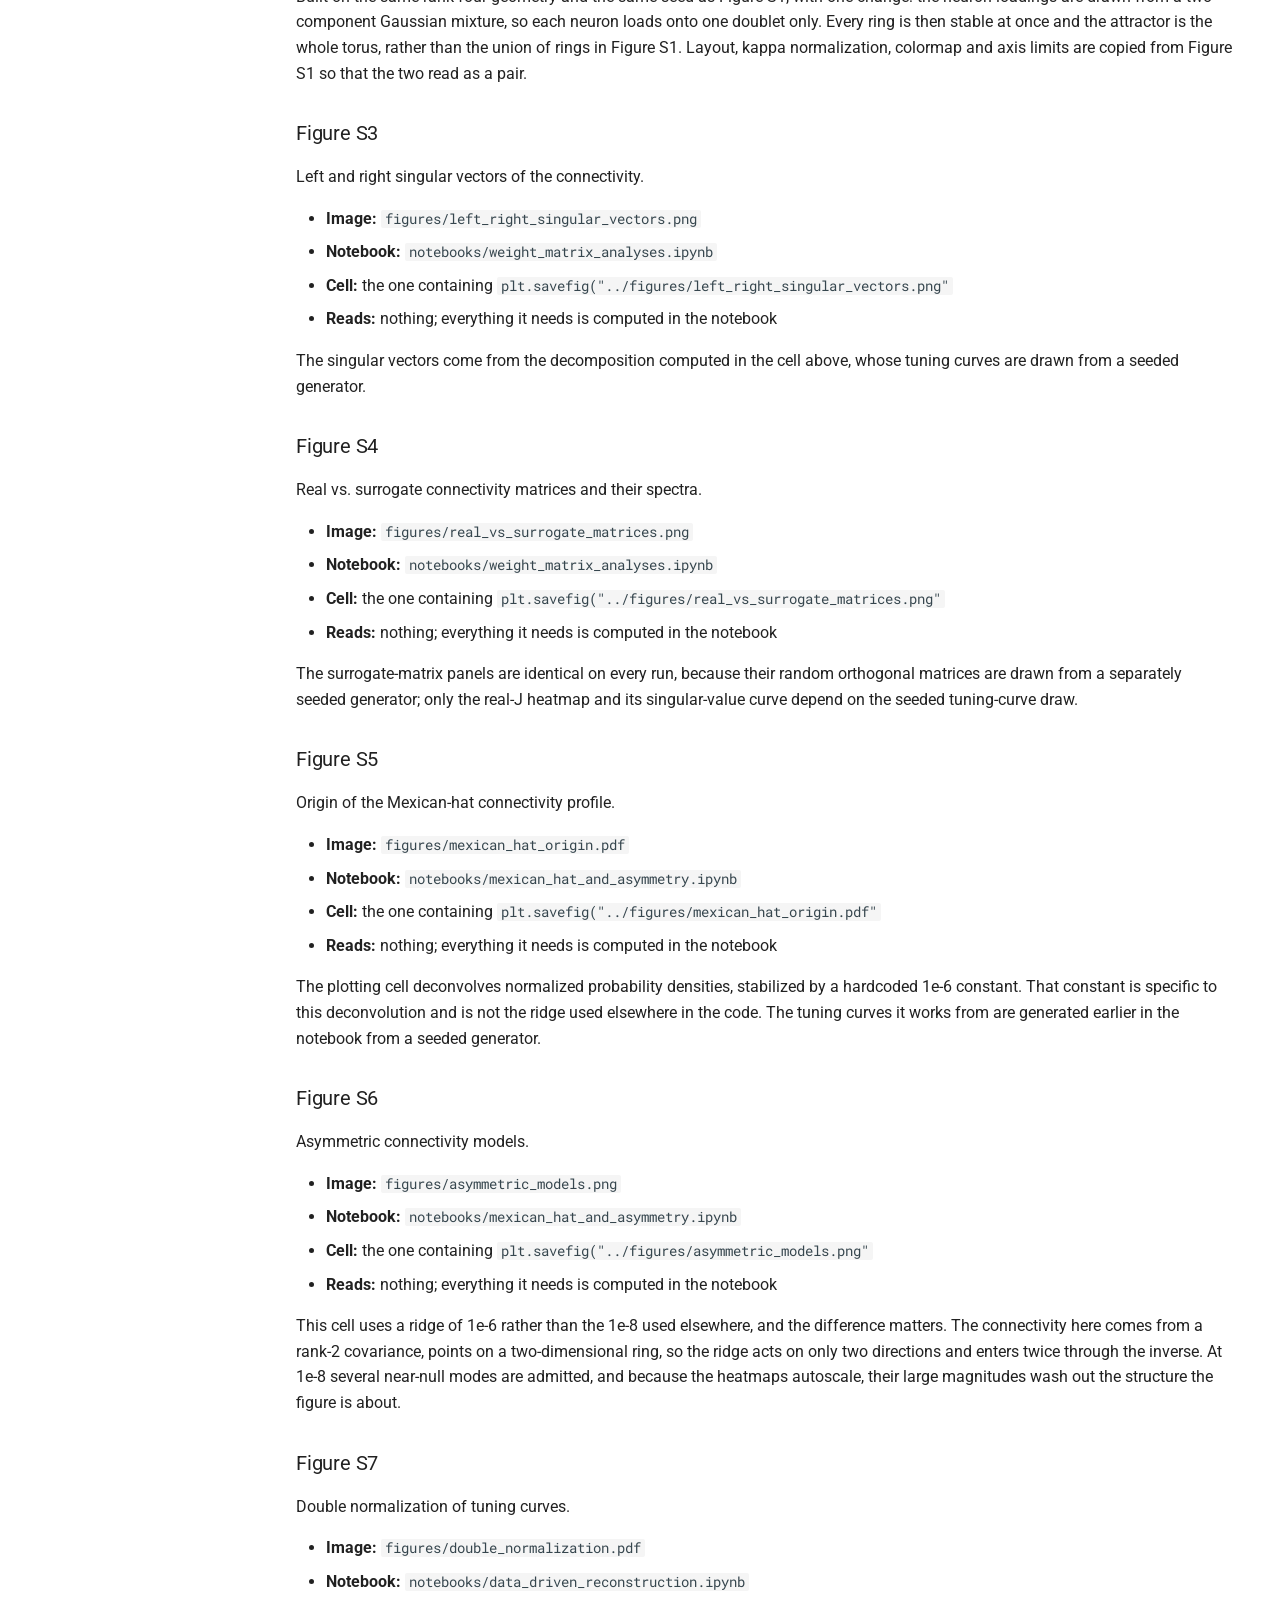
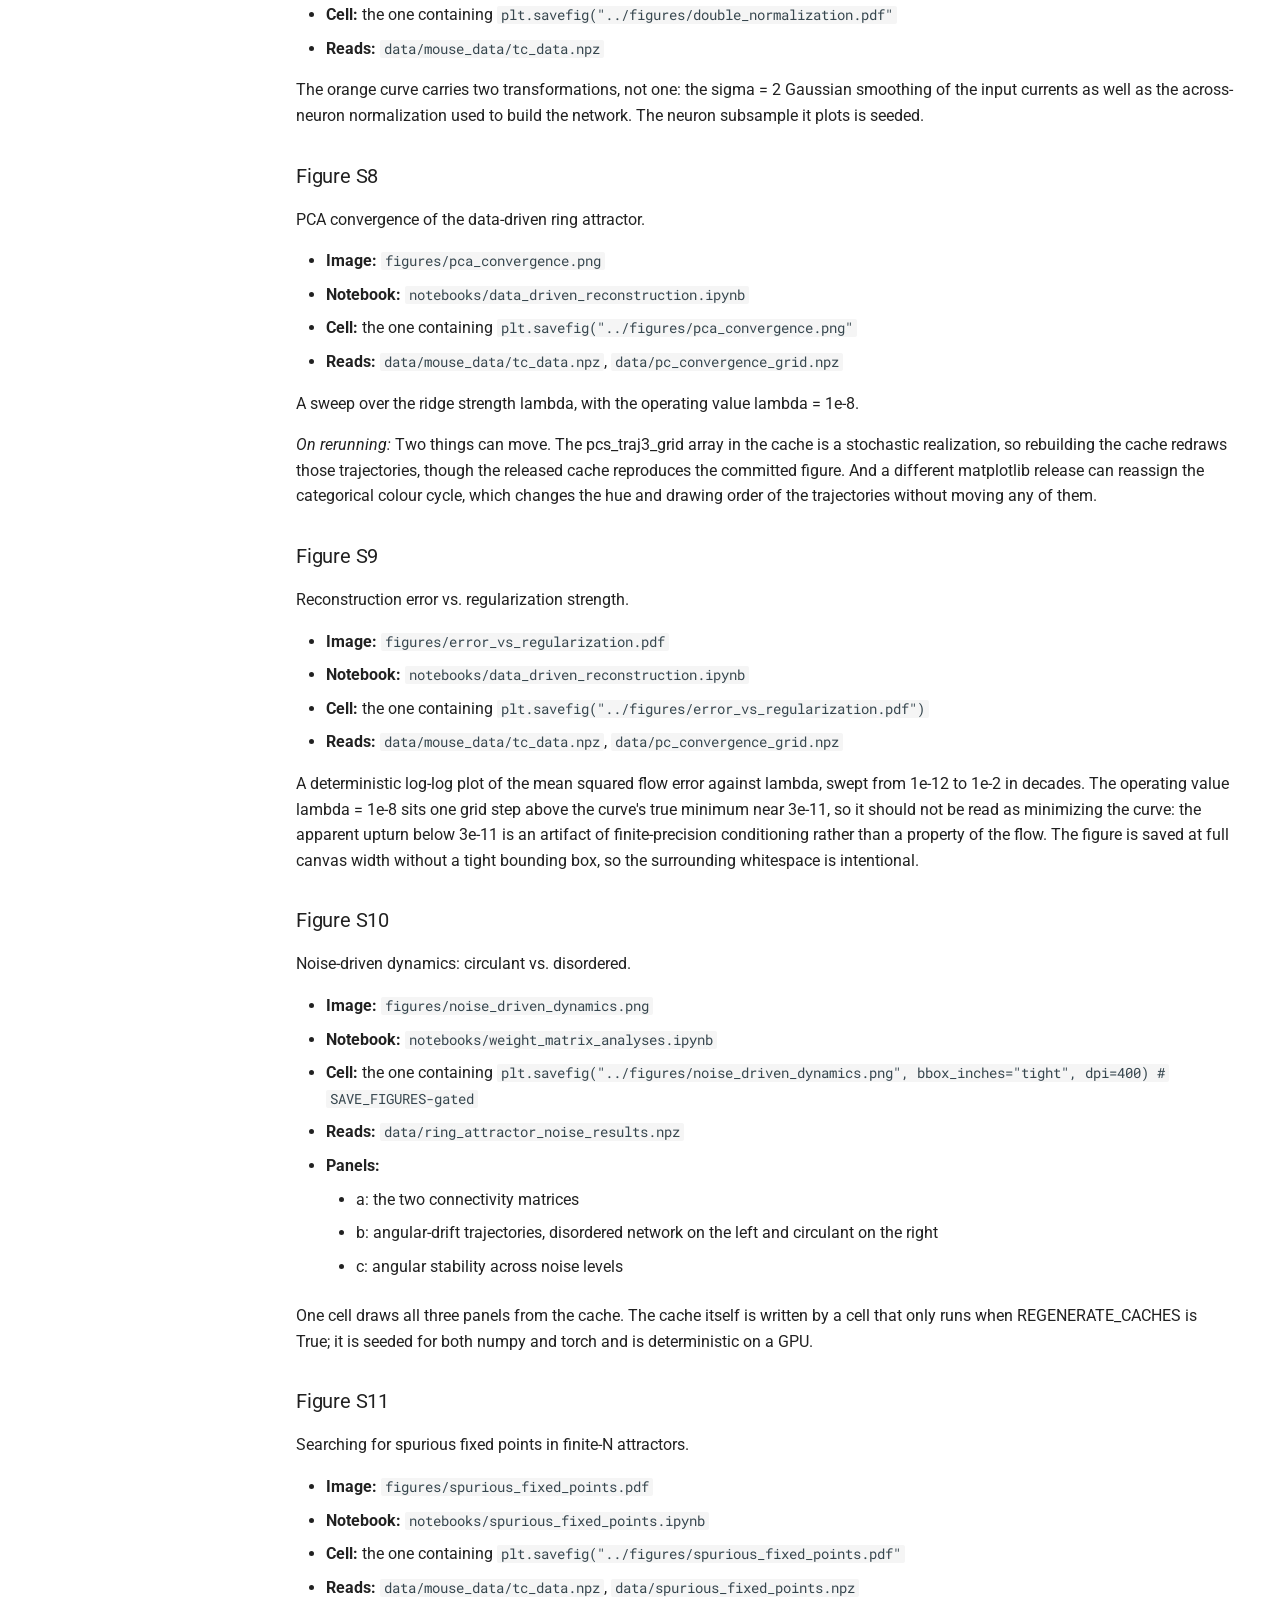
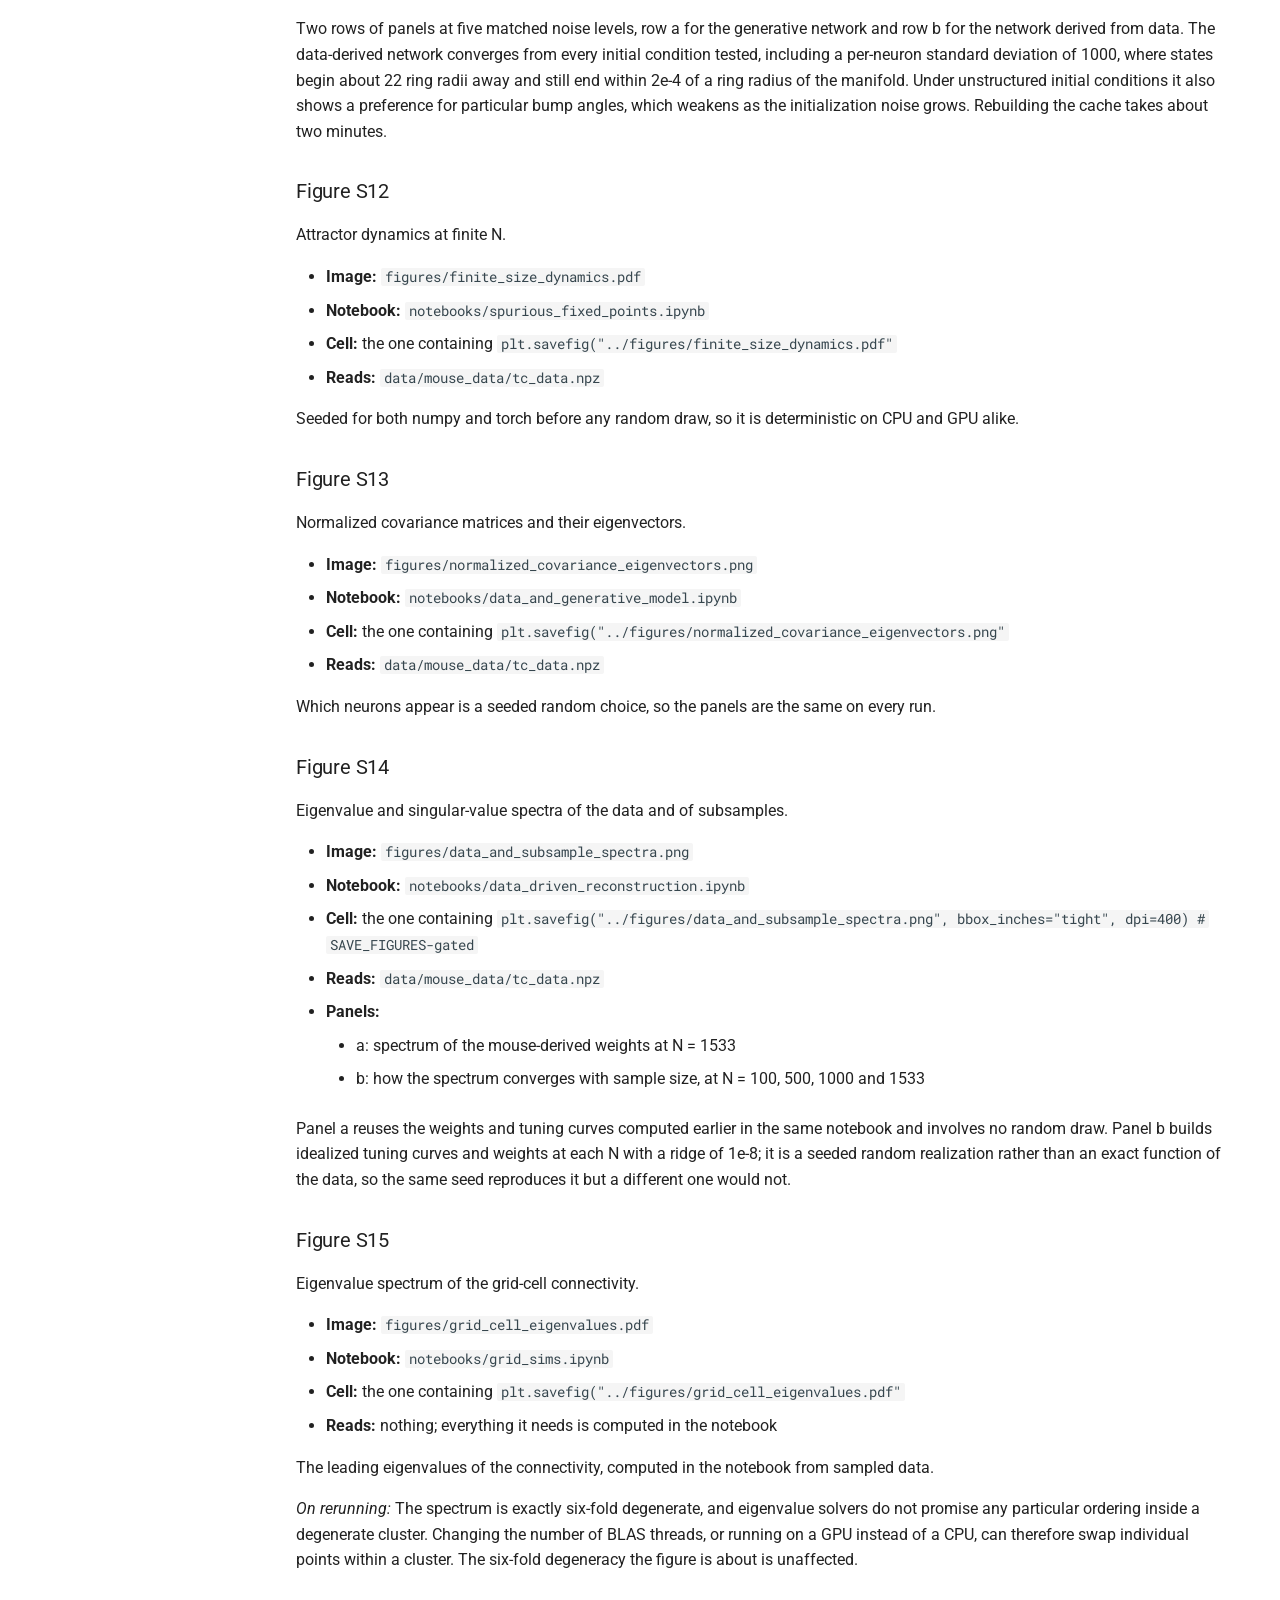
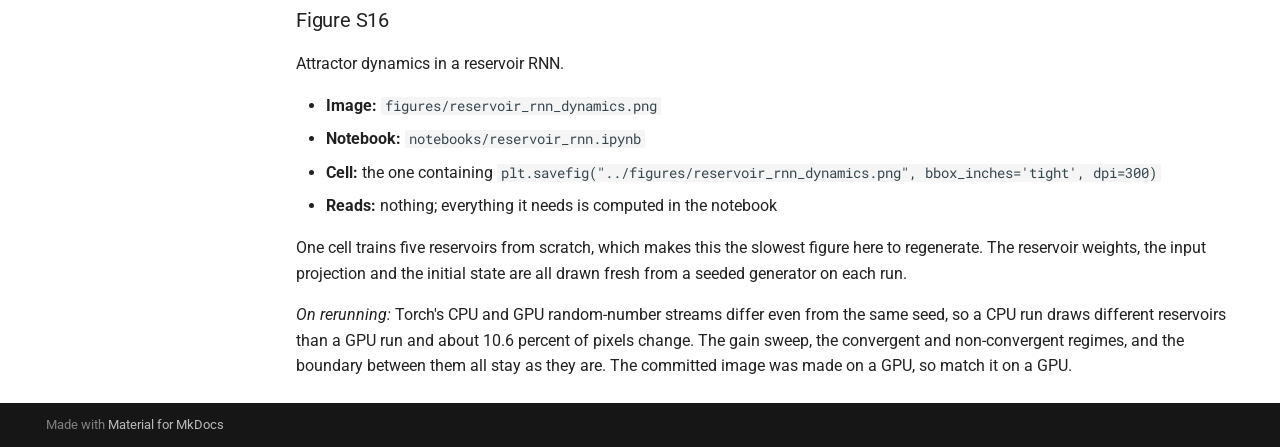
<file: figures/index.html>
<!doctype html>
<html lang="en" class="no-js">
  <head>
    
      <meta charset="utf-8">
      <meta name="viewport" content="width=device-width,initial-scale=1">
      
        <meta name="description" content="Code and documentation for "Symmetries and Continuous Attractors in Disordered Neural Circuits"">
      
      
      
        <link rel="canonical" href="https://davidclark1.github.io/symmetries-continuous-attractors/figures/">
      
      
        <link rel="prev" href="..">
      
      
        <link rel="next" href="../api/">
      
      
        
      
      
      <link rel="icon" href="../assets/images/favicon.png">
      <meta name="generator" content="mkdocs-1.6.1, mkdocs-material-9.7.7">
    
    
      
        <title>Figures - Symmetries and Continuous Attractors in Disordered Neural Circuits</title>
      
    
    
      <link rel="stylesheet" href="../assets/stylesheets/main.ec1eaa64.min.css">
      
        
        <link rel="stylesheet" href="../assets/stylesheets/palette.ab4e12ef.min.css">
      
      


    
    
      
    
    
      
        
        
        <link rel="preconnect" href="https://fonts.gstatic.com" crossorigin>
        <link rel="stylesheet" href="https://fonts.googleapis.com/css?family=Roboto:300,300i,400,400i,700,700i%7CRoboto+Mono:400,400i,700,700i&display=fallback">
        <style>:root{--md-text-font:"Roboto";--md-code-font:"Roboto Mono"}</style>
      
    
    
      <link rel="stylesheet" href="../assets/_mkdocstrings.css">
    
      <link rel="stylesheet" href="../stylesheets/extra.css">
    
    <script>__md_scope=new URL("..",location),__md_hash=e=>[...e].reduce(((e,_)=>(e<<5)-e+_.charCodeAt(0)),0),__md_get=(e,_=localStorage,t=__md_scope)=>JSON.parse(_.getItem(t.pathname+"."+e)),__md_set=(e,_,t=localStorage,a=__md_scope)=>{try{t.setItem(a.pathname+"."+e,JSON.stringify(_))}catch(e){}}</script>
    
      

    
    
  </head>
  
  
    
    
      
    
    
    
    
    <body dir="ltr" data-md-color-scheme="default" data-md-color-primary="custom" data-md-color-accent="custom">
  
    
    <input class="md-toggle" data-md-toggle="drawer" type="checkbox" id="__drawer" autocomplete="off">
    <input class="md-toggle" data-md-toggle="search" type="checkbox" id="__search" autocomplete="off">
    <label class="md-overlay" for="__drawer"></label>
    <div data-md-component="skip">
      
        
        <a href="#figures" class="md-skip">
          Skip to content
        </a>
      
    </div>
    <div data-md-component="announce">
      
    </div>
    
    
      

<header class="md-header" data-md-component="header">
  <nav class="md-header__inner md-grid" aria-label="Header">
    <a href=".." title="Symmetries and Continuous Attractors in Disordered Neural Circuits" class="md-header__button md-logo" aria-label="Symmetries and Continuous Attractors in Disordered Neural Circuits" data-md-component="logo">
      
  
  <svg xmlns="http://www.w3.org/2000/svg" viewBox="0 0 24 24"><path d="M12 8a3 3 0 0 0 3-3 3 3 0 0 0-3-3 3 3 0 0 0-3 3 3 3 0 0 0 3 3m0 3.54C9.64 9.35 6.5 8 3 8v11c3.5 0 6.64 1.35 9 3.54 2.36-2.19 5.5-3.54 9-3.54V8c-3.5 0-6.64 1.35-9 3.54"/></svg>

    </a>
    <label class="md-header__button md-icon" for="__drawer">
      
      <svg xmlns="http://www.w3.org/2000/svg" viewBox="0 0 24 24"><path d="M3 6h18v2H3zm0 5h18v2H3zm0 5h18v2H3z"/></svg>
    </label>
    <div class="md-header__title" data-md-component="header-title">
      <div class="md-header__ellipsis">
        <div class="md-header__topic">
          <span class="md-ellipsis">
            Symmetries and Continuous Attractors in Disordered Neural Circuits
          </span>
        </div>
        <div class="md-header__topic" data-md-component="header-topic">
          <span class="md-ellipsis">
            
              Figures
            
          </span>
        </div>
      </div>
    </div>
    
      
        <form class="md-header__option" data-md-component="palette">
  
    
    
    
    <input class="md-option" data-md-color-media="(prefers-color-scheme: light)" data-md-color-scheme="default" data-md-color-primary="custom" data-md-color-accent="custom"  aria-label="Switch to dark mode"  type="radio" name="__palette" id="__palette_0">
    
      <label class="md-header__button md-icon" title="Switch to dark mode" for="__palette_1" hidden>
        <svg xmlns="http://www.w3.org/2000/svg" viewBox="0 0 24 24"><path d="m17.75 4.09-2.53 1.94.91 3.06-2.63-1.81-2.63 1.81.91-3.06-2.53-1.94L12.44 4l1.06-3 1.06 3zm3.5 6.91-1.64 1.25.59 1.98-1.7-1.17-1.7 1.17.59-1.98L15.75 11l2.06-.05L18.5 9l.69 1.95zm-2.28 4.95c.83-.08 1.72 1.1 1.19 1.85-.32.45-.66.87-1.08 1.27C15.17 23 8.84 23 4.94 19.07c-3.91-3.9-3.91-10.24 0-14.14.4-.4.82-.76 1.27-1.08.75-.53 1.93.36 1.85 1.19-.27 2.86.69 5.83 2.89 8.02a9.96 9.96 0 0 0 8.02 2.89m-1.64 2.02a12.08 12.08 0 0 1-7.8-3.47c-2.17-2.19-3.33-5-3.49-7.82-2.81 3.14-2.7 7.96.31 10.98 3.02 3.01 7.84 3.12 10.98.31"/></svg>
      </label>
    
  
    
    
    
    <input class="md-option" data-md-color-media="(prefers-color-scheme: dark)" data-md-color-scheme="slate" data-md-color-primary="custom" data-md-color-accent="custom"  aria-label="Switch to light mode"  type="radio" name="__palette" id="__palette_1">
    
      <label class="md-header__button md-icon" title="Switch to light mode" for="__palette_0" hidden>
        <svg xmlns="http://www.w3.org/2000/svg" viewBox="0 0 24 24"><path d="M12 7a5 5 0 0 1 5 5 5 5 0 0 1-5 5 5 5 0 0 1-5-5 5 5 0 0 1 5-5m0 2a3 3 0 0 0-3 3 3 3 0 0 0 3 3 3 3 0 0 0 3-3 3 3 0 0 0-3-3m0-7 2.39 3.42C13.65 5.15 12.84 5 12 5s-1.65.15-2.39.42zM3.34 7l4.16-.35A7.2 7.2 0 0 0 5.94 8.5c-.44.74-.69 1.5-.83 2.29zm.02 10 1.76-3.77a7.131 7.131 0 0 0 2.38 4.14zM20.65 7l-1.77 3.79a7.02 7.02 0 0 0-2.38-4.15zm-.01 10-4.14.36c.59-.51 1.12-1.14 1.54-1.86.42-.73.69-1.5.83-2.29zM12 22l-2.41-3.44c.74.27 1.55.44 2.41.44.82 0 1.63-.17 2.37-.44z"/></svg>
      </label>
    
  
</form>
      
    
    
      <script>var palette=__md_get("__palette");if(palette&&palette.color){if("(prefers-color-scheme)"===palette.color.media){var media=matchMedia("(prefers-color-scheme: light)"),input=document.querySelector(media.matches?"[data-md-color-media='(prefers-color-scheme: light)']":"[data-md-color-media='(prefers-color-scheme: dark)']");palette.color.media=input.getAttribute("data-md-color-media"),palette.color.scheme=input.getAttribute("data-md-color-scheme"),palette.color.primary=input.getAttribute("data-md-color-primary"),palette.color.accent=input.getAttribute("data-md-color-accent")}for(var[key,value]of Object.entries(palette.color))document.body.setAttribute("data-md-color-"+key,value)}</script>
    
    
    
      
      
        <label class="md-header__button md-icon" for="__search">
          
          <svg xmlns="http://www.w3.org/2000/svg" viewBox="0 0 24 24"><path d="M9.5 3A6.5 6.5 0 0 1 16 9.5c0 1.61-.59 3.09-1.56 4.23l.27.27h.79l5 5-1.5 1.5-5-5v-.79l-.27-.27A6.52 6.52 0 0 1 9.5 16 6.5 6.5 0 0 1 3 9.5 6.5 6.5 0 0 1 9.5 3m0 2C7 5 5 7 5 9.5S7 14 9.5 14 14 12 14 9.5 12 5 9.5 5"/></svg>
        </label>
        <div class="md-search" data-md-component="search" role="dialog">
  <label class="md-search__overlay" for="__search"></label>
  <div class="md-search__inner" role="search">
    <form class="md-search__form" name="search">
      <input type="text" class="md-search__input" name="query" aria-label="Search" placeholder="Search" autocapitalize="off" autocorrect="off" autocomplete="off" spellcheck="false" data-md-component="search-query" required>
      <label class="md-search__icon md-icon" for="__search">
        
        <svg xmlns="http://www.w3.org/2000/svg" viewBox="0 0 24 24"><path d="M9.5 3A6.5 6.5 0 0 1 16 9.5c0 1.61-.59 3.09-1.56 4.23l.27.27h.79l5 5-1.5 1.5-5-5v-.79l-.27-.27A6.52 6.52 0 0 1 9.5 16 6.5 6.5 0 0 1 3 9.5 6.5 6.5 0 0 1 9.5 3m0 2C7 5 5 7 5 9.5S7 14 9.5 14 14 12 14 9.5 12 5 9.5 5"/></svg>
        
        <svg xmlns="http://www.w3.org/2000/svg" viewBox="0 0 24 24"><path d="M20 11v2H8l5.5 5.5-1.42 1.42L4.16 12l7.92-7.92L13.5 5.5 8 11z"/></svg>
      </label>
      <nav class="md-search__options" aria-label="Search">
        
        <button type="reset" class="md-search__icon md-icon" title="Clear" aria-label="Clear" tabindex="-1">
          
          <svg xmlns="http://www.w3.org/2000/svg" viewBox="0 0 24 24"><path d="M19 6.41 17.59 5 12 10.59 6.41 5 5 6.41 10.59 12 5 17.59 6.41 19 12 13.41 17.59 19 19 17.59 13.41 12z"/></svg>
        </button>
      </nav>
      
    </form>
    <div class="md-search__output">
      <div class="md-search__scrollwrap" tabindex="0" data-md-scrollfix>
        <div class="md-search-result" data-md-component="search-result">
          <div class="md-search-result__meta">
            Initializing search
          </div>
          <ol class="md-search-result__list" role="presentation"></ol>
        </div>
      </div>
    </div>
  </div>
</div>
      
    
    
      <div class="md-header__source">
        <a href="https://github.com/davidclark1/symmetries-continuous-attractors" title="Go to repository" class="md-source" data-md-component="source">
  <div class="md-source__icon md-icon">
    
    <svg xmlns="http://www.w3.org/2000/svg" viewBox="0 0 448 512"><!--! Font Awesome Free 7.1.0 by @fontawesome - https://fontawesome.com License - https://fontawesome.com/license/free (Icons: CC BY 4.0, Fonts: SIL OFL 1.1, Code: MIT License) Copyright 2025 Fonticons, Inc.--><path d="M439.6 236.1 244 40.5c-5.4-5.5-12.8-8.5-20.4-8.5s-15 3-20.4 8.4L162.5 81l51.5 51.5c27.1-9.1 52.7 16.8 43.4 43.7l49.7 49.7c34.2-11.8 61.2 31 35.5 56.7-26.5 26.5-70.2-2.9-56-37.3L240.3 199v121.9c25.3 12.5 22.3 41.8 9.1 55-6.4 6.4-15.2 10.1-24.3 10.1s-17.8-3.6-24.3-10.1c-17.6-17.6-11.1-46.9 11.2-56v-123c-20.8-8.5-24.6-30.7-18.6-45L142.6 101 8.5 235.1C3 240.6 0 247.9 0 255.5s3 15 8.5 20.4l195.6 195.7c5.4 5.4 12.7 8.4 20.4 8.4s15-3 20.4-8.4l194.7-194.7c5.4-5.4 8.4-12.8 8.4-20.4s-3-15-8.4-20.4"/></svg>
  </div>
  <div class="md-source__repository">
    GitHub
  </div>
</a>
      </div>
    
  </nav>
  
</header>
    
    <div class="md-container" data-md-component="container">
      
      
        
          
            
<nav class="md-tabs" aria-label="Tabs" data-md-component="tabs">
  <div class="md-grid">
    <ul class="md-tabs__list">
      
        
  
  
  
  
    <li class="md-tabs__item">
      <a href=".." class="md-tabs__link">
        
  
  
    
  
  Overview

      </a>
    </li>
  

      
        
  
  
  
    
  
  
    <li class="md-tabs__item md-tabs__item--active">
      <a href="./" class="md-tabs__link">
        
  
  
    
  
  Figures

      </a>
    </li>
  

      
        
  
  
  
  
    <li class="md-tabs__item">
      <a href="../api/" class="md-tabs__link">
        
  
  
    
  
  API reference

      </a>
    </li>
  

      
    </ul>
  </div>
</nav>
          
        
      
      <main class="md-main" data-md-component="main">
        <div class="md-main__inner md-grid">
          
            
              
              <div class="md-sidebar md-sidebar--primary" data-md-component="sidebar" data-md-type="navigation" >
                <div class="md-sidebar__scrollwrap">
                  <div class="md-sidebar__inner">
                    


  


  

<nav class="md-nav md-nav--primary md-nav--lifted md-nav--integrated" aria-label="Navigation" data-md-level="0">
  <label class="md-nav__title" for="__drawer">
    <a href=".." title="Symmetries and Continuous Attractors in Disordered Neural Circuits" class="md-nav__button md-logo" aria-label="Symmetries and Continuous Attractors in Disordered Neural Circuits" data-md-component="logo">
      
  
  <svg xmlns="http://www.w3.org/2000/svg" viewBox="0 0 24 24"><path d="M12 8a3 3 0 0 0 3-3 3 3 0 0 0-3-3 3 3 0 0 0-3 3 3 3 0 0 0 3 3m0 3.54C9.64 9.35 6.5 8 3 8v11c3.5 0 6.64 1.35 9 3.54 2.36-2.19 5.5-3.54 9-3.54V8c-3.5 0-6.64 1.35-9 3.54"/></svg>

    </a>
    Symmetries and Continuous Attractors in Disordered Neural Circuits
  </label>
  
    <div class="md-nav__source">
      <a href="https://github.com/davidclark1/symmetries-continuous-attractors" title="Go to repository" class="md-source" data-md-component="source">
  <div class="md-source__icon md-icon">
    
    <svg xmlns="http://www.w3.org/2000/svg" viewBox="0 0 448 512"><!--! Font Awesome Free 7.1.0 by @fontawesome - https://fontawesome.com License - https://fontawesome.com/license/free (Icons: CC BY 4.0, Fonts: SIL OFL 1.1, Code: MIT License) Copyright 2025 Fonticons, Inc.--><path d="M439.6 236.1 244 40.5c-5.4-5.5-12.8-8.5-20.4-8.5s-15 3-20.4 8.4L162.5 81l51.5 51.5c27.1-9.1 52.7 16.8 43.4 43.7l49.7 49.7c34.2-11.8 61.2 31 35.5 56.7-26.5 26.5-70.2-2.9-56-37.3L240.3 199v121.9c25.3 12.5 22.3 41.8 9.1 55-6.4 6.4-15.2 10.1-24.3 10.1s-17.8-3.6-24.3-10.1c-17.6-17.6-11.1-46.9 11.2-56v-123c-20.8-8.5-24.6-30.7-18.6-45L142.6 101 8.5 235.1C3 240.6 0 247.9 0 255.5s3 15 8.5 20.4l195.6 195.7c5.4 5.4 12.7 8.4 20.4 8.4s15-3 20.4-8.4l194.7-194.7c5.4-5.4 8.4-12.8 8.4-20.4s-3-15-8.4-20.4"/></svg>
  </div>
  <div class="md-source__repository">
    GitHub
  </div>
</a>
    </div>
  
  <ul class="md-nav__list" data-md-scrollfix>
    
      
      
  
  
  
  
    <li class="md-nav__item">
      <a href=".." class="md-nav__link">
        
  
  
  <span class="md-ellipsis">
    
  
    Overview
  

    
  </span>
  
  

      </a>
    </li>
  

    
      
      
  
  
    
  
  
  
    <li class="md-nav__item md-nav__item--active">
      
      <input class="md-nav__toggle md-toggle" type="checkbox" id="__toc">
      
      
        
      
      
        <label class="md-nav__link md-nav__link--active" for="__toc">
          
  
  
  <span class="md-ellipsis">
    
  
    Figures
  

    
  </span>
  
  

          <span class="md-nav__icon md-icon"></span>
        </label>
      
      <a href="./" class="md-nav__link md-nav__link--active">
        
  
  
  <span class="md-ellipsis">
    
  
    Figures
  

    
  </span>
  
  

      </a>
      
        

<nav class="md-nav md-nav--secondary" aria-label="Table of contents">
  
  
  
    
  
  
    <label class="md-nav__title" for="__toc">
      <span class="md-nav__icon md-icon"></span>
      Table of contents
    </label>
    <ul class="md-nav__list" data-md-component="toc" data-md-scrollfix>
      
        <li class="md-nav__item">
  <a href="#main-text" class="md-nav__link">
    <span class="md-ellipsis">
      
        Main text
      
    </span>
  </a>
  
    <nav class="md-nav" aria-label="Main text">
      <ul class="md-nav__list">
        
          <li class="md-nav__item">
  <a href="#figure-1" class="md-nav__link">
    <span class="md-ellipsis">
      
        Figure 1
      
    </span>
  </a>
  
</li>
        
          <li class="md-nav__item">
  <a href="#figure-2" class="md-nav__link">
    <span class="md-ellipsis">
      
        Figure 2
      
    </span>
  </a>
  
</li>
        
          <li class="md-nav__item">
  <a href="#figure-3" class="md-nav__link">
    <span class="md-ellipsis">
      
        Figure 3
      
    </span>
  </a>
  
</li>
        
          <li class="md-nav__item">
  <a href="#figure-4" class="md-nav__link">
    <span class="md-ellipsis">
      
        Figure 4
      
    </span>
  </a>
  
</li>
        
          <li class="md-nav__item">
  <a href="#figure-5" class="md-nav__link">
    <span class="md-ellipsis">
      
        Figure 5
      
    </span>
  </a>
  
</li>
        
          <li class="md-nav__item">
  <a href="#figure-6" class="md-nav__link">
    <span class="md-ellipsis">
      
        Figure 6
      
    </span>
  </a>
  
</li>
        
          <li class="md-nav__item">
  <a href="#figure-7" class="md-nav__link">
    <span class="md-ellipsis">
      
        Figure 7
      
    </span>
  </a>
  
</li>
        
          <li class="md-nav__item">
  <a href="#figure-8" class="md-nav__link">
    <span class="md-ellipsis">
      
        Figure 8
      
    </span>
  </a>
  
</li>
        
      </ul>
    </nav>
  
</li>
      
        <li class="md-nav__item">
  <a href="#supplementary-figures" class="md-nav__link">
    <span class="md-ellipsis">
      
        Supplementary figures
      
    </span>
  </a>
  
    <nav class="md-nav" aria-label="Supplementary figures">
      <ul class="md-nav__list">
        
          <li class="md-nav__item">
  <a href="#figure-s1" class="md-nav__link">
    <span class="md-ellipsis">
      
        Figure S1
      
    </span>
  </a>
  
</li>
        
          <li class="md-nav__item">
  <a href="#figure-s2" class="md-nav__link">
    <span class="md-ellipsis">
      
        Figure S2
      
    </span>
  </a>
  
</li>
        
          <li class="md-nav__item">
  <a href="#figure-s3" class="md-nav__link">
    <span class="md-ellipsis">
      
        Figure S3
      
    </span>
  </a>
  
</li>
        
          <li class="md-nav__item">
  <a href="#figure-s4" class="md-nav__link">
    <span class="md-ellipsis">
      
        Figure S4
      
    </span>
  </a>
  
</li>
        
          <li class="md-nav__item">
  <a href="#figure-s5" class="md-nav__link">
    <span class="md-ellipsis">
      
        Figure S5
      
    </span>
  </a>
  
</li>
        
          <li class="md-nav__item">
  <a href="#figure-s6" class="md-nav__link">
    <span class="md-ellipsis">
      
        Figure S6
      
    </span>
  </a>
  
</li>
        
          <li class="md-nav__item">
  <a href="#figure-s7" class="md-nav__link">
    <span class="md-ellipsis">
      
        Figure S7
      
    </span>
  </a>
  
</li>
        
          <li class="md-nav__item">
  <a href="#figure-s8" class="md-nav__link">
    <span class="md-ellipsis">
      
        Figure S8
      
    </span>
  </a>
  
</li>
        
          <li class="md-nav__item">
  <a href="#figure-s9" class="md-nav__link">
    <span class="md-ellipsis">
      
        Figure S9
      
    </span>
  </a>
  
</li>
        
          <li class="md-nav__item">
  <a href="#figure-s10" class="md-nav__link">
    <span class="md-ellipsis">
      
        Figure S10
      
    </span>
  </a>
  
</li>
        
          <li class="md-nav__item">
  <a href="#figure-s11" class="md-nav__link">
    <span class="md-ellipsis">
      
        Figure S11
      
    </span>
  </a>
  
</li>
        
          <li class="md-nav__item">
  <a href="#figure-s12" class="md-nav__link">
    <span class="md-ellipsis">
      
        Figure S12
      
    </span>
  </a>
  
</li>
        
          <li class="md-nav__item">
  <a href="#figure-s13" class="md-nav__link">
    <span class="md-ellipsis">
      
        Figure S13
      
    </span>
  </a>
  
</li>
        
          <li class="md-nav__item">
  <a href="#figure-s14" class="md-nav__link">
    <span class="md-ellipsis">
      
        Figure S14
      
    </span>
  </a>
  
</li>
        
          <li class="md-nav__item">
  <a href="#figure-s15" class="md-nav__link">
    <span class="md-ellipsis">
      
        Figure S15
      
    </span>
  </a>
  
</li>
        
          <li class="md-nav__item">
  <a href="#figure-s16" class="md-nav__link">
    <span class="md-ellipsis">
      
        Figure S16
      
    </span>
  </a>
  
</li>
        
      </ul>
    </nav>
  
</li>
      
    </ul>
  
</nav>
      
    </li>
  

    
      
      
  
  
  
  
    <li class="md-nav__item">
      <a href="../api/" class="md-nav__link">
        
  
  
  <span class="md-ellipsis">
    
  
    API reference
  

    
  </span>
  
  

      </a>
    </li>
  

    
  </ul>
</nav>
                  </div>
                </div>
              </div>
            
            
          
          
            <div class="md-content" data-md-component="content">
              
              <article class="md-content__inner md-typeset">
                
                  



<h1 id="figures">Figures<a class="headerlink" href="#figures" title="Permanent link">&para;</a></h1>
<p>Generated from <a href="../figure_manifest.yaml"><code>figure_manifest.yaml</code></a> by <code>tools/gen_docs.py</code>. Edit the manifest, not this page.</p>
<p>Every figure in the paper, the notebook that draws it, and what that notebook reads. To reproduce one, install the package, unpack the cached results into <code>data/</code>, and run the notebook from top to bottom; the figure appears inline. Set <code>SAVE_FIGURES = True</code> at the top of the notebook to write it to <code>figures/</code> as well.</p>
<table>
<thead>
<tr>
<th>Figure</th>
<th>What it shows</th>
<th>Notebook</th>
</tr>
</thead>
<tbody>
<tr>
<td><a href="#figure-1">1</a></td>
<td>Classical ring-attractor model and mouse head-direction tuning curves</td>
<td><code>data_and_generative_model.ipynb</code></td>
</tr>
<tr>
<td><a href="#figure-2">2</a></td>
<td>Ring attractor built from the data: PCA convergence, connectivity, closed-loop integration</td>
<td><code>data_driven_attractor.ipynb</code></td>
</tr>
<tr>
<td><a href="#figure-3">3</a></td>
<td>Circular symmetry in the distribution of head-direction responses</td>
<td><code>data_and_generative_model.ipynb</code></td>
</tr>
<tr>
<td><a href="#figure-4">4</a></td>
<td>Tuning curves and connectivity from the generative model</td>
<td><code>data_and_generative_model.ipynb</code></td>
</tr>
<tr>
<td><a href="#figure-5">5</a></td>
<td>Model vs. data: profiles, peak statistics, symmetry and information</td>
<td><code>data_and_generative_model.ipynb</code></td>
</tr>
<tr>
<td><a href="#figure-6">6</a></td>
<td>Circular geometry, disordered embedding, and the spectrum of the optimal weights</td>
<td><code>spectra.ipynb</code></td>
</tr>
<tr>
<td><a href="#figure-7">7</a></td>
<td>Dynamical mean-field theory of the disordered ring attractor</td>
<td><code>dmft.ipynb</code></td>
</tr>
<tr>
<td><a href="#figure-8">8</a></td>
<td>Grid-cell simulations from the disordered attractor</td>
<td><code>grid_sims.ipynb</code></td>
</tr>
<tr>
<td><a href="#figure-s1">S1</a></td>
<td>Low-rank connectivity: kappa trajectories</td>
<td><code>weight_matrix_analyses.ipynb</code></td>
</tr>
<tr>
<td><a href="#figure-s2">S2</a></td>
<td>Mixture loadings: the attractor is the whole torus</td>
<td><code>weight_matrix_analyses.ipynb</code></td>
</tr>
<tr>
<td><a href="#figure-s3">S3</a></td>
<td>Left and right singular vectors of the connectivity</td>
<td><code>weight_matrix_analyses.ipynb</code></td>
</tr>
<tr>
<td><a href="#figure-s4">S4</a></td>
<td>Real vs. surrogate connectivity matrices and their spectra</td>
<td><code>weight_matrix_analyses.ipynb</code></td>
</tr>
<tr>
<td><a href="#figure-s5">S5</a></td>
<td>Origin of the Mexican-hat connectivity profile</td>
<td><code>mexican_hat_and_asymmetry.ipynb</code></td>
</tr>
<tr>
<td><a href="#figure-s6">S6</a></td>
<td>Asymmetric connectivity models</td>
<td><code>mexican_hat_and_asymmetry.ipynb</code></td>
</tr>
<tr>
<td><a href="#figure-s7">S7</a></td>
<td>Double normalization of tuning curves</td>
<td><code>data_driven_reconstruction.ipynb</code></td>
</tr>
<tr>
<td><a href="#figure-s8">S8</a></td>
<td>PCA convergence of the data-driven ring attractor</td>
<td><code>data_driven_reconstruction.ipynb</code></td>
</tr>
<tr>
<td><a href="#figure-s9">S9</a></td>
<td>Reconstruction error vs. regularization strength</td>
<td><code>data_driven_reconstruction.ipynb</code></td>
</tr>
<tr>
<td><a href="#figure-s10">S10</a></td>
<td>Noise-driven dynamics: circulant vs. disordered</td>
<td><code>weight_matrix_analyses.ipynb</code></td>
</tr>
<tr>
<td><a href="#figure-s11">S11</a></td>
<td>Searching for spurious fixed points in finite-N attractors</td>
<td><code>spurious_fixed_points.ipynb</code></td>
</tr>
<tr>
<td><a href="#figure-s12">S12</a></td>
<td>Attractor dynamics at finite N</td>
<td><code>spurious_fixed_points.ipynb</code></td>
</tr>
<tr>
<td><a href="#figure-s13">S13</a></td>
<td>Normalized covariance matrices and their eigenvectors</td>
<td><code>data_and_generative_model.ipynb</code></td>
</tr>
<tr>
<td><a href="#figure-s14">S14</a></td>
<td>Eigenvalue and singular-value spectra of the data and of subsamples</td>
<td><code>data_driven_reconstruction.ipynb</code></td>
</tr>
<tr>
<td><a href="#figure-s15">S15</a></td>
<td>Eigenvalue spectrum of the grid-cell connectivity</td>
<td><code>grid_sims.ipynb</code></td>
</tr>
<tr>
<td><a href="#figure-s16">S16</a></td>
<td>Attractor dynamics in a reservoir RNN</td>
<td><code>reservoir_rnn.ipynb</code></td>
</tr>
</tbody>
</table>
<h2 id="main-text">Main text<a class="headerlink" href="#main-text" title="Permanent link">&para;</a></h2>
<h3 id="figure-1">Figure 1<a class="headerlink" href="#figure-1" title="Permanent link">&para;</a></h3>
<p>Classical ring-attractor model and mouse head-direction tuning curves.</p>
<ul>
<li><strong>Image:</strong> <code>figures/classical_attractor_vs_data.pdf</code></li>
<li><strong>Notebook:</strong> <code>notebooks/data_and_generative_model.ipynb</code></li>
<li><strong>Cell:</strong> the one containing <code>plt.savefig("../figures/classical_attractor_vs_data.pdf", dpi=400)</code></li>
<li><strong>Reads:</strong> <code>data/mouse_data/tc_data.npz</code></li>
<li><strong>Panels:</strong><ul>
<li>a: ring-attractor schematic</li>
<li>b: circulant weight matrix</li>
<li>c: translation-invariant tuning curves</li>
<li>d: flow of the paper</li>
<li>e: tuning curves measured in each mouse</li>
<li>f, g: mean and fluctuation profiles</li>
</ul>
</li>
</ul>
<p>One cell draws all seven panels. Panel b shows the classical connectivity kernel J(theta - theta') = J0 + J1 cos(theta - theta') with J0 = 0 and J1 = 1. Its colour limits are symmetric about zero so that white marks the sign change, and it carries no colorbar because the kernel is a schematic with no units.</p>
<h3 id="figure-2">Figure 2<a class="headerlink" href="#figure-2" title="Permanent link">&para;</a></h3>
<p>Ring attractor built from the data: PCA convergence, connectivity, closed-loop integration.</p>
<ul>
<li><strong>Image:</strong> <code>figures/data_driven_attractor.pdf</code></li>
<li><strong>Notebook:</strong> <code>notebooks/data_driven_attractor.ipynb</code></li>
<li><strong>Cell:</strong> the one containing <code>plt.savefig("../figures/data_driven_attractor.pdf", dpi=400)</code></li>
<li><strong>Reads:</strong> <code>data/mouse_data/tc_data.npz</code>, <code>data/closing_the_loop.npz</code>, <code>data/convergence_pcs.npz</code>, <code>data/convergence_distances.npz</code>, <code>data/surrogate_bump_sims.npz</code>, <code>data/surrogate_spectra.npz</code>, <code>data/velocity_integration_sims.npz</code></li>
</ul>
<p>One cell draws the whole figure. The closed-loop integration panels come from closing_the_loop.npz, which closing_the_loop.ipynb builds from the raw recordings; the other panels come from caches written by this notebook. Both random steps, the scrambled-noise shuffle and the initial conditions of the convergence analysis, are seeded.</p>
<h3 id="figure-3">Figure 3<a class="headerlink" href="#figure-3" title="Permanent link">&para;</a></h3>
<p>Circular symmetry in the distribution of head-direction responses.</p>
<ul>
<li><strong>Image:</strong> <code>figures/circular_symmetry_in_data.pdf</code></li>
<li><strong>Notebook:</strong> <code>notebooks/data_and_generative_model.ipynb</code></li>
<li><strong>Cell:</strong> the one containing <code>plt.savefig("../figures/circular_symmetry_in_data.pdf", dpi=400)</code></li>
<li><strong>Reads:</strong> <code>data/mouse_data/tc_data.npz</code>, <code>data/grid_search_results.npz</code></li>
</ul>
<p>Panel b's matched-uniform null is the only random draw in the figure, and it is seeded. Panels a and c are deterministic.</p>
<p><em>On rerunning:</em> Rebuilding grid_search_results.npz with python -m ring.gp_opt can land on a different, equally good optimum, because the loss surface is a Monte Carlo estimate that is nearly flat near its minimum. The released cache holds the fit the paper reports, so panels drawn from a rebuilt fit shift slightly while showing the same thing.</p>
<h3 id="figure-4">Figure 4<a class="headerlink" href="#figure-4" title="Permanent link">&para;</a></h3>
<p>Tuning curves and connectivity from the generative model.</p>
<ul>
<li><strong>Image:</strong> <code>figures/generative_model_tuning.pdf</code></li>
<li><strong>Notebook:</strong> <code>notebooks/data_and_generative_model.ipynb</code></li>
<li><strong>Cell:</strong> the one containing <code>plt.savefig("../figures/generative_model_tuning.pdf")  # SAVE_FIGURES-gated</code></li>
<li><strong>Reads:</strong> <code>data/mouse_data/tc_data.npz</code>, <code>data/grid_search_results.npz</code></li>
<li><strong>Panels:</strong><ul>
<li>a-f: covariance, Gaussian-process samples, softplus nonlinearity, error vs. sigma, error landscape, and the data/model correlation</li>
<li>g: 24 independent samples of tuning curves from the fitted process</li>
</ul>
</li>
</ul>
<p>One cell assembles all seven panels. Panel e's axes are labelled '$b$ [soft threshold]' and '$\beta$ [sharpness]', matching the notation in the paper.</p>
<p><em>On rerunning:</em> Rebuilding grid_search_results.npz with python -m ring.gp_opt can land on a different, equally good optimum, because the loss surface is a Monte Carlo estimate that is nearly flat near its minimum. The released cache holds the fit the paper reports, so panels drawn from a rebuilt fit shift slightly while showing the same thing.</p>
<h3 id="figure-5">Figure 5<a class="headerlink" href="#figure-5" title="Permanent link">&para;</a></h3>
<p>Model vs. data: profiles, peak statistics, symmetry and information.</p>
<ul>
<li><strong>Image:</strong> <code>figures/model_vs_data.pdf</code></li>
<li><strong>Notebook:</strong> <code>notebooks/data_and_generative_model.ipynb</code></li>
<li><strong>Cell:</strong> the one containing <code>plt.savefig("../figures/model_vs_data.pdf")  # SAVE_FIGURES-gated</code></li>
<li><strong>Reads:</strong> <code>data/analysis_results.npz</code>, <code>data/mouse_data/tc_data.npz</code>, <code>data/grid_search_results.npz</code></li>
<li><strong>Panels:</strong><ul>
<li>a, b: mean and fluctuation profiles, model vs. data</li>
<li>c: peak counts at three z-thresholds</li>
<li>d: peak-height histograms for the first three peaks</li>
<li>e: flip symmetry, full distribution and zoomed tail</li>
<li>f: head-direction information</li>
</ul>
</li>
</ul>
<p>Peak detection treats the tuning curve as circular and checks the final angular bin, so every curve contributes at least one peak, as a circular signal must.</p>
<p><em>On rerunning:</em> Rebuilding analysis_results.npz redraws the four generative-model peak-count arrays, since they are a fresh sample from the model rather than a function of the data, so panel c shifts slightly. The four arrays measured from the recordings are exact. Rebuilding grid_search_results.npz can likewise land on a different, equally good optimum (its loss surface is a nearly flat Monte Carlo estimate), shifting the model-side panels. Reading the released caches reproduces the committed figure.</p>
<h3 id="figure-6">Figure 6<a class="headerlink" href="#figure-6" title="Permanent link">&para;</a></h3>
<p>Circular geometry, disordered embedding, and the spectrum of the optimal weights.</p>
<ul>
<li><strong>Image:</strong> <code>figures/disordered_vs_circulant_spectra.pdf</code></li>
<li><strong>Notebook:</strong> <code>notebooks/spectra.ipynb</code></li>
<li><strong>Cell:</strong> the one containing <code>plt.savefig("../figures/disordered_vs_circulant_spectra.pdf", dpi=400)</code></li>
<li><strong>Reads:</strong> <code>data/spectra_cache.npz</code></li>
<li><strong>Panels:</strong><ul>
<li>a: ring-embedding schematic</li>
<li>b-h: weight matrices, spectrum, eigenvalue planes, and eigenvector scatters</li>
</ul>
</li>
</ul>
<p>The tuning curves are generated in the notebook rather than measured; spectra_cache.npz only stores the results of the expensive computations, and the notebook recomputes it from scratch if it is absent. The spectra use ridge regularization lambda = 1e-8, applied as Gamma_x / (Gamma_phi + lambda); the leading eigenvalues and the pattern of doublets and singlets are stable under that choice.</p>
<p><em>On rerunning:</em> Singular vectors are defined only up to sign and the seed does not fix which sign the solver returns, so the rightmost subplot of panel g can come out sign-flipped on different hardware or a different BLAS build. Deleting data/spectra_cache.npz forces a recompute of the mean-field weight profile; the released cache predates the seed on that computation, so a recompute shifts the circulant-side panels slightly while recomputes agree with each other exactly.</p>
<h3 id="figure-7">Figure 7<a class="headerlink" href="#figure-7" title="Permanent link">&para;</a></h3>
<p>Dynamical mean-field theory of the disordered ring attractor.</p>
<ul>
<li><strong>Image:</strong> <code>figures/dmft_theory.pdf</code></li>
<li><strong>Notebook:</strong> <code>notebooks/dmft.ipynb</code></li>
<li><strong>Cell:</strong> the one containing <code>plt.savefig("../figures/dmft_theory.pdf", dpi=400)</code></li>
<li><strong>Reads:</strong> <code>data/jacobian_results.npz</code>, <code>data/dmft_simulation_results.npz</code></li>
</ul>
<p>No random numbers enter anywhere in this pipeline. Panels b, c and f use (sigma, beta) = (1.4211, 2.7659), the values quoted in the Methods. DMFTModel carries its own regularization constant, 1e-12 by default, which guards the continuum inversion against becoming singular as Ghat^phi_n approaches zero. That constant is a numerical guard, unrelated to the ridge used when fitting finite-N networks elsewhere in the code.</p>
<h3 id="figure-8">Figure 8<a class="headerlink" href="#figure-8" title="Permanent link">&para;</a></h3>
<p>Grid-cell simulations from the disordered attractor.</p>
<ul>
<li><strong>Image:</strong> <code>figures/grid_cell_simulations.pdf</code></li>
<li><strong>Notebook:</strong> <code>notebooks/grid_sims.ipynb</code></li>
<li><strong>Cell:</strong> the one containing <code>plt.savefig("../figures/grid_cell_simulations.pdf", bbox_inches="tight", dpi=450)  # SAVE_FIGURES-gated</code></li>
<li><strong>Reads:</strong> <code>data/grid_analysis_results.npz</code>, <code>data/eta_analysis.npz</code>, <code>data/gridness_hist_digitized.npz</code>, <code>data/experimental_gridness_scores.npy</code></li>
<li><strong>Panels:</strong><ul>
<li>a: rat grid-cell rate maps published by Hafting et al. (2005), loaded from figures/external/hafting2005_grid_ratemaps.png and reproduced with permission from Springer Nature</li>
<li>b: grid scores digitized from Nayebi et al. (2021), replotted as our own histogram</li>
<li>c-f: simulation output, drawn from the caches</li>
</ul>
</li>
</ul>
<p>Panels a and b are experimental results from other groups rather than model output; <code>figures/external/README.md</code> gives their terms of use. Panels c to f read <code>grid_analysis_results.npz</code>, which despite the similar name is a different file from the <code>analysis_results.npz</code> that Figure 5 uses. The example cells shown in panels d and e are whichever simulated cells fall nearest a target grid score, so a different seed changes which cells appear without changing what the panel shows. Panel d's input-current maps are displayed sign-flipped to positive skewness where needed, because the generative process is sign-symmetric and only the positively skewed realization looks like a grid cell once rectified; the flip leaves panel c's grid scores and panel e's autocorrelations exactly as they were. Panel f is not a raw PCA projection. The leading components are near-degenerate in eigenvalue and defined only up to sign, so which three of them a standard projection would pick is arbitrary; the panel instead uses a fixed display frame pinned to the two known toroidal phases, with axes labelled torus 1, 2 and 3.</p>
<h2 id="supplementary-figures">Supplementary figures<a class="headerlink" href="#supplementary-figures" title="Permanent link">&para;</a></h2>
<h3 id="figure-s1">Figure S1<a class="headerlink" href="#figure-s1" title="Permanent link">&para;</a></h3>
<p>Low-rank connectivity: kappa trajectories.</p>
<ul>
<li><strong>Image:</strong> <code>figures/low_rank_connectivity.pdf</code></li>
<li><strong>Notebook:</strong> <code>notebooks/weight_matrix_analyses.ipynb</code></li>
<li><strong>Cell:</strong> the one containing <code>plt.savefig("../figures/low_rank_connectivity.pdf"</code></li>
<li><strong>Reads:</strong> nothing; everything it needs is computed in the notebook</li>
</ul>
<p>An illustrative synthetic figure. The low-rank connectivity is built from a seeded random draw in the cell above the plotting cell.</p>
<h3 id="figure-s2">Figure S2<a class="headerlink" href="#figure-s2" title="Permanent link">&para;</a></h3>
<p>Mixture loadings: the attractor is the whole torus.</p>
<ul>
<li><strong>Image:</strong> <code>figures/low_rank_mixture_torus.pdf</code></li>
<li><strong>Notebook:</strong> <code>notebooks/weight_matrix_analyses.ipynb</code></li>
<li><strong>Cell:</strong> the one containing <code>plt.savefig("../figures/low_rank_mixture_torus.pdf"</code></li>
<li><strong>Reads:</strong> nothing; everything it needs is computed in the notebook</li>
</ul>
<p>Built on the same rank-four geometry and the same seed as Figure S1, with one change: the neuron loadings are drawn from a two-component Gaussian mixture, so each neuron loads onto one doublet only. Every ring is then stable at once and the attractor is the whole torus, rather than the union of rings in Figure S1. Layout, kappa normalization, colormap and axis limits are copied from Figure S1 so that the two read as a pair.</p>
<h3 id="figure-s3">Figure S3<a class="headerlink" href="#figure-s3" title="Permanent link">&para;</a></h3>
<p>Left and right singular vectors of the connectivity.</p>
<ul>
<li><strong>Image:</strong> <code>figures/left_right_singular_vectors.png</code></li>
<li><strong>Notebook:</strong> <code>notebooks/weight_matrix_analyses.ipynb</code></li>
<li><strong>Cell:</strong> the one containing <code>plt.savefig("../figures/left_right_singular_vectors.png"</code></li>
<li><strong>Reads:</strong> nothing; everything it needs is computed in the notebook</li>
</ul>
<p>The singular vectors come from the decomposition computed in the cell above, whose tuning curves are drawn from a seeded generator.</p>
<h3 id="figure-s4">Figure S4<a class="headerlink" href="#figure-s4" title="Permanent link">&para;</a></h3>
<p>Real vs. surrogate connectivity matrices and their spectra.</p>
<ul>
<li><strong>Image:</strong> <code>figures/real_vs_surrogate_matrices.png</code></li>
<li><strong>Notebook:</strong> <code>notebooks/weight_matrix_analyses.ipynb</code></li>
<li><strong>Cell:</strong> the one containing <code>plt.savefig("../figures/real_vs_surrogate_matrices.png"</code></li>
<li><strong>Reads:</strong> nothing; everything it needs is computed in the notebook</li>
</ul>
<p>The surrogate-matrix panels are identical on every run, because their random orthogonal matrices are drawn from a separately seeded generator; only the real-J heatmap and its singular-value curve depend on the seeded tuning-curve draw.</p>
<h3 id="figure-s5">Figure S5<a class="headerlink" href="#figure-s5" title="Permanent link">&para;</a></h3>
<p>Origin of the Mexican-hat connectivity profile.</p>
<ul>
<li><strong>Image:</strong> <code>figures/mexican_hat_origin.pdf</code></li>
<li><strong>Notebook:</strong> <code>notebooks/mexican_hat_and_asymmetry.ipynb</code></li>
<li><strong>Cell:</strong> the one containing <code>plt.savefig("../figures/mexican_hat_origin.pdf"</code></li>
<li><strong>Reads:</strong> nothing; everything it needs is computed in the notebook</li>
</ul>
<p>The plotting cell deconvolves normalized probability densities, stabilized by a hardcoded 1e-6 constant. That constant is specific to this deconvolution and is not the ridge used elsewhere in the code. The tuning curves it works from are generated earlier in the notebook from a seeded generator.</p>
<h3 id="figure-s6">Figure S6<a class="headerlink" href="#figure-s6" title="Permanent link">&para;</a></h3>
<p>Asymmetric connectivity models.</p>
<ul>
<li><strong>Image:</strong> <code>figures/asymmetric_models.png</code></li>
<li><strong>Notebook:</strong> <code>notebooks/mexican_hat_and_asymmetry.ipynb</code></li>
<li><strong>Cell:</strong> the one containing <code>plt.savefig("../figures/asymmetric_models.png"</code></li>
<li><strong>Reads:</strong> nothing; everything it needs is computed in the notebook</li>
</ul>
<p>This cell uses a ridge of 1e-6 rather than the 1e-8 used elsewhere, and the difference matters. The connectivity here comes from a rank-2 covariance, points on a two-dimensional ring, so the ridge acts on only two directions and enters twice through the inverse. At 1e-8 several near-null modes are admitted, and because the heatmaps autoscale, their large magnitudes wash out the structure the figure is about.</p>
<h3 id="figure-s7">Figure S7<a class="headerlink" href="#figure-s7" title="Permanent link">&para;</a></h3>
<p>Double normalization of tuning curves.</p>
<ul>
<li><strong>Image:</strong> <code>figures/double_normalization.pdf</code></li>
<li><strong>Notebook:</strong> <code>notebooks/data_driven_reconstruction.ipynb</code></li>
<li><strong>Cell:</strong> the one containing <code>plt.savefig("../figures/double_normalization.pdf"</code></li>
<li><strong>Reads:</strong> <code>data/mouse_data/tc_data.npz</code></li>
</ul>
<p>The orange curve carries two transformations, not one: the sigma = 2 Gaussian smoothing of the input currents as well as the across-neuron normalization used to build the network. The neuron subsample it plots is seeded.</p>
<h3 id="figure-s8">Figure S8<a class="headerlink" href="#figure-s8" title="Permanent link">&para;</a></h3>
<p>PCA convergence of the data-driven ring attractor.</p>
<ul>
<li><strong>Image:</strong> <code>figures/pca_convergence.png</code></li>
<li><strong>Notebook:</strong> <code>notebooks/data_driven_reconstruction.ipynb</code></li>
<li><strong>Cell:</strong> the one containing <code>plt.savefig("../figures/pca_convergence.png"</code></li>
<li><strong>Reads:</strong> <code>data/mouse_data/tc_data.npz</code>, <code>data/pc_convergence_grid.npz</code></li>
</ul>
<p>A sweep over the ridge strength lambda, with the operating value lambda = 1e-8.</p>
<p><em>On rerunning:</em> Two things can move. The pcs_traj3_grid array in the cache is a stochastic realization, so rebuilding the cache redraws those trajectories, though the released cache reproduces the committed figure. And a different matplotlib release can reassign the categorical colour cycle, which changes the hue and drawing order of the trajectories without moving any of them.</p>
<h3 id="figure-s9">Figure S9<a class="headerlink" href="#figure-s9" title="Permanent link">&para;</a></h3>
<p>Reconstruction error vs. regularization strength.</p>
<ul>
<li><strong>Image:</strong> <code>figures/error_vs_regularization.pdf</code></li>
<li><strong>Notebook:</strong> <code>notebooks/data_driven_reconstruction.ipynb</code></li>
<li><strong>Cell:</strong> the one containing <code>plt.savefig("../figures/error_vs_regularization.pdf")</code></li>
<li><strong>Reads:</strong> <code>data/mouse_data/tc_data.npz</code>, <code>data/pc_convergence_grid.npz</code></li>
</ul>
<p>A deterministic log-log plot of the mean squared flow error against lambda, swept from 1e-12 to 1e-2 in decades. The operating value lambda = 1e-8 sits one grid step above the curve's true minimum near 3e-11, so it should not be read as minimizing the curve: the apparent upturn below 3e-11 is an artifact of finite-precision conditioning rather than a property of the flow. The figure is saved at full canvas width without a tight bounding box, so the surrounding whitespace is intentional.</p>
<h3 id="figure-s10">Figure S10<a class="headerlink" href="#figure-s10" title="Permanent link">&para;</a></h3>
<p>Noise-driven dynamics: circulant vs. disordered.</p>
<ul>
<li><strong>Image:</strong> <code>figures/noise_driven_dynamics.png</code></li>
<li><strong>Notebook:</strong> <code>notebooks/weight_matrix_analyses.ipynb</code></li>
<li><strong>Cell:</strong> the one containing <code>plt.savefig("../figures/noise_driven_dynamics.png", bbox_inches="tight", dpi=400)  # SAVE_FIGURES-gated</code></li>
<li><strong>Reads:</strong> <code>data/ring_attractor_noise_results.npz</code></li>
<li><strong>Panels:</strong><ul>
<li>a: the two connectivity matrices</li>
<li>b: angular-drift trajectories, disordered network on the left and circulant on the right</li>
<li>c: angular stability across noise levels</li>
</ul>
</li>
</ul>
<p>One cell draws all three panels from the cache. The cache itself is written by a cell that only runs when REGENERATE_CACHES is True; it is seeded for both numpy and torch and is deterministic on a GPU.</p>
<h3 id="figure-s11">Figure S11<a class="headerlink" href="#figure-s11" title="Permanent link">&para;</a></h3>
<p>Searching for spurious fixed points in finite-N attractors.</p>
<ul>
<li><strong>Image:</strong> <code>figures/spurious_fixed_points.pdf</code></li>
<li><strong>Notebook:</strong> <code>notebooks/spurious_fixed_points.ipynb</code></li>
<li><strong>Cell:</strong> the one containing <code>plt.savefig("../figures/spurious_fixed_points.pdf"</code></li>
<li><strong>Reads:</strong> <code>data/mouse_data/tc_data.npz</code>, <code>data/spurious_fixed_points.npz</code></li>
</ul>
<p>Two rows of panels at five matched noise levels, row a for the generative network and row b for the network derived from data. The data-derived network converges from every initial condition tested, including a per-neuron standard deviation of 1000, where states begin about 22 ring radii away and still end within 2e-4 of a ring radius of the manifold. Under unstructured initial conditions it also shows a preference for particular bump angles, which weakens as the initialization noise grows. Rebuilding the cache takes about two minutes.</p>
<h3 id="figure-s12">Figure S12<a class="headerlink" href="#figure-s12" title="Permanent link">&para;</a></h3>
<p>Attractor dynamics at finite N.</p>
<ul>
<li><strong>Image:</strong> <code>figures/finite_size_dynamics.pdf</code></li>
<li><strong>Notebook:</strong> <code>notebooks/spurious_fixed_points.ipynb</code></li>
<li><strong>Cell:</strong> the one containing <code>plt.savefig("../figures/finite_size_dynamics.pdf"</code></li>
<li><strong>Reads:</strong> <code>data/mouse_data/tc_data.npz</code></li>
</ul>
<p>Seeded for both numpy and torch before any random draw, so it is deterministic on CPU and GPU alike.</p>
<h3 id="figure-s13">Figure S13<a class="headerlink" href="#figure-s13" title="Permanent link">&para;</a></h3>
<p>Normalized covariance matrices and their eigenvectors.</p>
<ul>
<li><strong>Image:</strong> <code>figures/normalized_covariance_eigenvectors.png</code></li>
<li><strong>Notebook:</strong> <code>notebooks/data_and_generative_model.ipynb</code></li>
<li><strong>Cell:</strong> the one containing <code>plt.savefig("../figures/normalized_covariance_eigenvectors.png"</code></li>
<li><strong>Reads:</strong> <code>data/mouse_data/tc_data.npz</code></li>
</ul>
<p>Which neurons appear is a seeded random choice, so the panels are the same on every run.</p>
<h3 id="figure-s14">Figure S14<a class="headerlink" href="#figure-s14" title="Permanent link">&para;</a></h3>
<p>Eigenvalue and singular-value spectra of the data and of subsamples.</p>
<ul>
<li><strong>Image:</strong> <code>figures/data_and_subsample_spectra.png</code></li>
<li><strong>Notebook:</strong> <code>notebooks/data_driven_reconstruction.ipynb</code></li>
<li><strong>Cell:</strong> the one containing <code>plt.savefig("../figures/data_and_subsample_spectra.png", bbox_inches="tight", dpi=400)  # SAVE_FIGURES-gated</code></li>
<li><strong>Reads:</strong> <code>data/mouse_data/tc_data.npz</code></li>
<li><strong>Panels:</strong><ul>
<li>a: spectrum of the mouse-derived weights at N = 1533</li>
<li>b: how the spectrum converges with sample size, at N = 100, 500, 1000 and 1533</li>
</ul>
</li>
</ul>
<p>Panel a reuses the weights and tuning curves computed earlier in the same notebook and involves no random draw. Panel b builds idealized tuning curves and weights at each N with a ridge of 1e-8; it is a seeded random realization rather than an exact function of the data, so the same seed reproduces it but a different one would not.</p>
<h3 id="figure-s15">Figure S15<a class="headerlink" href="#figure-s15" title="Permanent link">&para;</a></h3>
<p>Eigenvalue spectrum of the grid-cell connectivity.</p>
<ul>
<li><strong>Image:</strong> <code>figures/grid_cell_eigenvalues.pdf</code></li>
<li><strong>Notebook:</strong> <code>notebooks/grid_sims.ipynb</code></li>
<li><strong>Cell:</strong> the one containing <code>plt.savefig("../figures/grid_cell_eigenvalues.pdf"</code></li>
<li><strong>Reads:</strong> nothing; everything it needs is computed in the notebook</li>
</ul>
<p>The leading eigenvalues of the connectivity, computed in the notebook from sampled data.</p>
<p><em>On rerunning:</em> The spectrum is exactly six-fold degenerate, and eigenvalue solvers do not promise any particular ordering inside a degenerate cluster. Changing the number of BLAS threads, or running on a GPU instead of a CPU, can therefore swap individual points within a cluster. The six-fold degeneracy the figure is about is unaffected.</p>
<h3 id="figure-s16">Figure S16<a class="headerlink" href="#figure-s16" title="Permanent link">&para;</a></h3>
<p>Attractor dynamics in a reservoir RNN.</p>
<ul>
<li><strong>Image:</strong> <code>figures/reservoir_rnn_dynamics.png</code></li>
<li><strong>Notebook:</strong> <code>notebooks/reservoir_rnn.ipynb</code></li>
<li><strong>Cell:</strong> the one containing <code>plt.savefig("../figures/reservoir_rnn_dynamics.png", bbox_inches='tight', dpi=300)</code></li>
<li><strong>Reads:</strong> nothing; everything it needs is computed in the notebook</li>
</ul>
<p>One cell trains five reservoirs from scratch, which makes this the slowest figure here to regenerate. The reservoir weights, the input projection and the initial state are all drawn fresh from a seeded generator on each run.</p>
<p><em>On rerunning:</em> Torch's CPU and GPU random-number streams differ even from the same seed, so a CPU run draws different reservoirs than a GPU run and about 10.6 percent of pixels change. The gain sweep, the convergent and non-convergent regimes, and the boundary between them all stay as they are. The committed image was made on a GPU, so match it on a GPU.</p>












                
              </article>
            </div>
          
          
<script>var target=document.getElementById(location.hash.slice(1));target&&target.name&&(target.checked=target.name.startsWith("__tabbed_"))</script>
        </div>
        
          <button type="button" class="md-top md-icon" data-md-component="top" hidden>
  
  <svg xmlns="http://www.w3.org/2000/svg" viewBox="0 0 24 24"><path d="M13 20h-2V8l-5.5 5.5-1.42-1.42L12 4.16l7.92 7.92-1.42 1.42L13 8z"/></svg>
  Back to top
</button>
        
      </main>
      
        <footer class="md-footer">
  
  <div class="md-footer-meta md-typeset">
    <div class="md-footer-meta__inner md-grid">
      <div class="md-copyright">
  
  
    Made with
    <a href="https://squidfunk.github.io/mkdocs-material/" target="_blank" rel="noopener">
      Material for MkDocs
    </a>
  
</div>
      
    </div>
  </div>
</footer>
      
    </div>
    <div class="md-dialog" data-md-component="dialog">
      <div class="md-dialog__inner md-typeset"></div>
    </div>
    
    
    
      
      
      <script id="__config" type="application/json">{"annotate": null, "base": "..", "features": ["navigation.instant", "navigation.tabs", "navigation.top", "content.code.copy", "toc.integrate"], "search": "../assets/javascripts/workers/search.2c215733.min.js", "tags": null, "translations": {"clipboard.copied": "Copied to clipboard", "clipboard.copy": "Copy to clipboard", "search.result.more.one": "1 more on this page", "search.result.more.other": "# more on this page", "search.result.none": "No matching documents", "search.result.one": "1 matching document", "search.result.other": "# matching documents", "search.result.placeholder": "Type to start searching", "search.result.term.missing": "Missing", "select.version": "Select version"}, "version": null}</script>
    
    
      <script src="../assets/javascripts/bundle.d7400e89.min.js"></script>
      
    
  </body>
</html>
</file>
<file: assets/_mkdocstrings.css>
/* Avoid breaking parameter names, etc. in table cells. */
.doc-contents td code {
  word-break: normal !important;
}

/* No line break before first paragraph of descriptions. */
.doc-md-description,
.doc-md-description>p:first-child {
  display: inline;
}

/* No text transformation from Material for MkDocs for H5 headings. */
.md-typeset h5 .doc-object-name {
  text-transform: none;
}

/* Max width for docstring sections tables. */
.doc .md-typeset__table,
.doc .md-typeset__table table {
  display: table !important;
  width: 100%;
}

.doc .md-typeset__table tr {
  display: table-row;
}

/* Defaults in Spacy table style. */
.doc-param-default,
.doc-type_param-default {
  float: right;
}

/* Parameter headings must be inline, not blocks. */
.doc-heading-parameter,
.doc-heading-type_parameter {
  display: inline;
}

/* Default font size for parameter headings. */
.md-typeset .doc-heading-parameter {
  font-size: inherit;
}

/* Prefer space on the right, not the left of parameter permalinks. */
.doc-heading-parameter .headerlink,
.doc-heading-type_parameter .headerlink {
  margin-left: 0 !important;
  margin-right: 0.2rem;
}

/* Backward-compatibility: docstring section titles in bold. */
.doc-section-title {
  font-weight: bold;
}

/* Backlinks crumb separator. */
.doc-backlink-crumb {
  display: inline-flex;
  gap: .2rem;
  white-space: nowrap;
  align-items: center;
  vertical-align: middle;
}
.doc-backlink-crumb:not(:first-child)::before {
  background-color: var(--md-default-fg-color--lighter);
  content: "";
  display: inline;
  height: 1rem;
  --md-path-icon: url('data:image/svg+xml;charset=utf-8,<svg xmlns="http://www.w3.org/2000/svg" viewBox="0 0 24 24"><path d="M8.59 16.58 13.17 12 8.59 7.41 10 6l6 6-6 6z"/></svg>');
  -webkit-mask-image: var(--md-path-icon);
  mask-image: var(--md-path-icon);
  width: 1rem;
}
.doc-backlink-crumb.last {
  font-weight: bold;
}

/* Symbols in Navigation and ToC. */
:root, :host,
[data-md-color-scheme="default"] {
  --doc-symbol-parameter-fg-color: #df50af;
  --doc-symbol-type_parameter-fg-color: #df50af;
  --doc-symbol-attribute-fg-color: #953800;
  --doc-symbol-function-fg-color: #8250df;
  --doc-symbol-method-fg-color: #8250df;
  --doc-symbol-class-fg-color: #0550ae;
  --doc-symbol-type_alias-fg-color: #0550ae;
  --doc-symbol-module-fg-color: #5cad0f;

  --doc-symbol-parameter-bg-color: #df50af1a;
  --doc-symbol-type_parameter-bg-color: #df50af1a;
  --doc-symbol-attribute-bg-color: #9538001a;
  --doc-symbol-function-bg-color: #8250df1a;
  --doc-symbol-method-bg-color: #8250df1a;
  --doc-symbol-class-bg-color: #0550ae1a;
  --doc-symbol-type_alias-bg-color: #0550ae1a;
  --doc-symbol-module-bg-color: #5cad0f1a;
}

[data-md-color-scheme="slate"] {
  --doc-symbol-parameter-fg-color: #ffa8cc;
  --doc-symbol-type_parameter-fg-color: #ffa8cc;
  --doc-symbol-attribute-fg-color: #ffa657;
  --doc-symbol-function-fg-color: #d2a8ff;
  --doc-symbol-method-fg-color: #d2a8ff;
  --doc-symbol-class-fg-color: #79c0ff;
  --doc-symbol-type_alias-fg-color: #79c0ff;
  --doc-symbol-module-fg-color: #baff79;

  --doc-symbol-parameter-bg-color: #ffa8cc1a;
  --doc-symbol-type_parameter-bg-color: #ffa8cc1a;
  --doc-symbol-attribute-bg-color: #ffa6571a;
  --doc-symbol-function-bg-color: #d2a8ff1a;
  --doc-symbol-method-bg-color: #d2a8ff1a;
  --doc-symbol-class-bg-color: #79c0ff1a;
  --doc-symbol-type_alias-bg-color: #79c0ff1a;
  --doc-symbol-module-bg-color: #baff791a;
}

code.doc-symbol {
  border-radius: .1rem;
  font-size: .85em;
  padding: 0 .3em;
  font-weight: bold;
}

code.doc-symbol-parameter,
a code.doc-symbol-parameter {
  color: var(--doc-symbol-parameter-fg-color);
  background-color: var(--doc-symbol-parameter-bg-color);
}

code.doc-symbol-parameter::after {
  content: "param";
}

code.doc-symbol-type_parameter,
a code.doc-symbol-type_parameter {
  color: var(--doc-symbol-type_parameter-fg-color);
  background-color: var(--doc-symbol-type_parameter-bg-color);
}

code.doc-symbol-type_parameter::after {
  content: "type-param";
}

code.doc-symbol-attribute,
a code.doc-symbol-attribute {
  color: var(--doc-symbol-attribute-fg-color);
  background-color: var(--doc-symbol-attribute-bg-color);
}

code.doc-symbol-attribute::after {
  content: "attr";
}

code.doc-symbol-function,
a code.doc-symbol-function {
  color: var(--doc-symbol-function-fg-color);
  background-color: var(--doc-symbol-function-bg-color);
}

code.doc-symbol-function::after {
  content: "func";
}

code.doc-symbol-method,
a code.doc-symbol-method {
  color: var(--doc-symbol-method-fg-color);
  background-color: var(--doc-symbol-method-bg-color);
}

code.doc-symbol-method::after {
  content: "meth";
}

code.doc-symbol-class,
a code.doc-symbol-class {
  color: var(--doc-symbol-class-fg-color);
  background-color: var(--doc-symbol-class-bg-color);
}

code.doc-symbol-class::after {
  content: "class";
}


code.doc-symbol-type_alias,
a code.doc-symbol-type_alias {
  color: var(--doc-symbol-type_alias-fg-color);
  background-color: var(--doc-symbol-type_alias-bg-color);
}

code.doc-symbol-type_alias::after {
  content: "type";
}

code.doc-symbol-module,
a code.doc-symbol-module {
  color: var(--doc-symbol-module-fg-color);
  background-color: var(--doc-symbol-module-bg-color);
}

code.doc-symbol-module::after {
  content: "mod";
}

.doc-signature .autorefs {
  color: inherit;
  border-bottom: 1px dotted currentcolor;
}

/* Source code blocks (admonitions). */
:root {
  --md-admonition-icon--mkdocstrings-source: url('data:image/svg+xml;charset=utf-8,<svg xmlns="http://www.w3.org/2000/svg" viewBox="0 0 24 24"><path d="M15.22 4.97a.75.75 0 0 1 1.06 0l6.5 6.5a.75.75 0 0 1 0 1.06l-6.5 6.5a.749.749 0 0 1-1.275-.326.75.75 0 0 1 .215-.734L21.19 12l-5.97-5.97a.75.75 0 0 1 0-1.06m-6.44 0a.75.75 0 0 1 0 1.06L2.81 12l5.97 5.97a.749.749 0 0 1-.326 1.275.75.75 0 0 1-.734-.215l-6.5-6.5a.75.75 0 0 1 0-1.06l6.5-6.5a.75.75 0 0 1 1.06 0"/></svg>')
}
.md-typeset .admonition.mkdocstrings-source,
.md-typeset details.mkdocstrings-source {
  border: none;
  padding: 0;
}
.md-typeset .admonition.mkdocstrings-source:focus-within,
.md-typeset details.mkdocstrings-source:focus-within {
  box-shadow: none;
}
.md-typeset .mkdocstrings-source > .admonition-title,
.md-typeset .mkdocstrings-source > summary {
  background-color: inherit;
}
.md-typeset .mkdocstrings-source > .admonition-title::before,
.md-typeset .mkdocstrings-source > summary::before {
  background-color: var(--md-default-fg-color);
  -webkit-mask-image: var(--md-admonition-icon--mkdocstrings-source);
          mask-image: var(--md-admonition-icon--mkdocstrings-source);
}
</file>
<file: stylesheets/extra.css>
/* Site colors drawn from ring/style.py, the paper's single style source:
   BLACK #242321 (warm graphite), SLATE #68645E, STEEL #007CBA (links),
   PERSIMMON #D34300 (interaction accent). */

:root {
  --md-primary-fg-color: #242321;
  --md-primary-fg-color--light: #68645E;
  --md-primary-fg-color--dark: #242321;
  --md-accent-fg-color: #D34300;
  --md-typeset-a-color: #007CBA;
}

[data-md-color-scheme="slate"] {
  --md-primary-fg-color: #242321;
  --md-typeset-a-color: #55aede;
}
</file>
<file: assets/stylesheets/main.ec1eaa64.min.css>
@charset "UTF-8";html{-webkit-text-size-adjust:none;-moz-text-size-adjust:none;text-size-adjust:none;box-sizing:border-box}*,:after,:before{box-sizing:inherit}@media (prefers-reduced-motion){*,:after,:before{transition:none!important}}body{margin:0}a,button,input,label{-webkit-tap-highlight-color:transparent}a{color:inherit;text-decoration:none}hr{border:0;box-sizing:initial;display:block;height:.05rem;overflow:visible;padding:0}small{font-size:80%}sub,sup{line-height:1em}img{border-style:none}table{border-collapse:initial;border-spacing:0}td,th{font-weight:400;vertical-align:top}button{background:#0000;border:0;font-family:inherit;font-size:inherit;margin:0;padding:0}input{border:0;outline:none}:root{--md-primary-fg-color:#4051b5;--md-primary-fg-color--light:#5d6cc0;--md-primary-fg-color--dark:#303fa1;--md-primary-bg-color:#fff;--md-primary-bg-color--light:#ffffffb3;--md-accent-fg-color:#526cfe;--md-accent-fg-color--transparent:#526cfe1a;--md-accent-bg-color:#fff;--md-accent-bg-color--light:#ffffffb3}[data-md-color-scheme=default]{color-scheme:light}[data-md-color-scheme=default] img[src$="#gh-dark-mode-only"],[data-md-color-scheme=default] img[src$="#only-dark"]{display:none}:root,[data-md-color-scheme=default]{--md-hue:225deg;--md-default-fg-color:#000000de;--md-default-fg-color--light:#0000008a;--md-default-fg-color--lighter:#00000052;--md-default-fg-color--lightest:#00000012;--md-default-bg-color:#fff;--md-default-bg-color--light:#ffffffb3;--md-default-bg-color--lighter:#ffffff4d;--md-default-bg-color--lightest:#ffffff1f;--md-code-fg-color:#36464e;--md-code-bg-color:#f5f5f5;--md-code-bg-color--light:#f5f5f5b3;--md-code-bg-color--lighter:#f5f5f54d;--md-code-hl-color:#4287ff;--md-code-hl-color--light:#4287ff1a;--md-code-hl-number-color:#d52a2a;--md-code-hl-special-color:#db1457;--md-code-hl-function-color:#a846b9;--md-code-hl-constant-color:#6e59d9;--md-code-hl-keyword-color:#3f6ec6;--md-code-hl-string-color:#1c7d4d;--md-code-hl-name-color:var(--md-code-fg-color);--md-code-hl-operator-color:var(--md-default-fg-color--light);--md-code-hl-punctuation-color:var(--md-default-fg-color--light);--md-code-hl-comment-color:var(--md-default-fg-color--light);--md-code-hl-generic-color:var(--md-default-fg-color--light);--md-code-hl-variable-color:var(--md-default-fg-color--light);--md-typeset-color:var(--md-default-fg-color);--md-typeset-a-color:var(--md-primary-fg-color);--md-typeset-del-color:#f5503d26;--md-typeset-ins-color:#0bd57026;--md-typeset-kbd-color:#fafafa;--md-typeset-kbd-accent-color:#fff;--md-typeset-kbd-border-color:#b8b8b8;--md-typeset-mark-color:#ffff0080;--md-typeset-table-color:#0000001f;--md-typeset-table-color--light:rgba(0,0,0,.035);--md-admonition-fg-color:var(--md-default-fg-color);--md-admonition-bg-color:var(--md-default-bg-color);--md-warning-fg-color:#000000de;--md-warning-bg-color:#ff9;--md-footer-fg-color:#fff;--md-footer-fg-color--light:#ffffffb3;--md-footer-fg-color--lighter:#ffffff73;--md-footer-bg-color:#000000de;--md-footer-bg-color--dark:#00000052;--md-shadow-z1:0 0.2rem 0.5rem #0000000d,0 0 0.05rem #0000001a;--md-shadow-z2:0 0.2rem 0.5rem #0000001a,0 0 0.05rem #00000040;--md-shadow-z3:0 0.2rem 0.5rem #0003,0 0 0.05rem #00000059}.md-icon svg{fill:currentcolor;display:block;height:1.2rem;width:1.2rem}body{-webkit-font-smoothing:antialiased;-moz-osx-font-smoothing:grayscale;--md-text-font-family:var(--md-text-font,_),-apple-system,BlinkMacSystemFont,Helvetica,Arial,sans-serif;--md-code-font-family:var(--md-code-font,_),SFMono-Regular,Consolas,Menlo,monospace}aside,body,input{font-feature-settings:"kern","liga";color:var(--md-typeset-color);font-family:var(--md-text-font-family)}code,kbd,pre{font-feature-settings:"kern";font-family:var(--md-code-font-family)}:root{--md-typeset-table-sort-icon:url('data:image/svg+xml;charset=utf-8,<svg xmlns="http://www.w3.org/2000/svg" viewBox="0 0 24 24"><path d="m18 21-4-4h3V7h-3l4-4 4 4h-3v10h3M2 19v-2h10v2M2 13v-2h7v2M2 7V5h4v2z"/></svg>');--md-typeset-table-sort-icon--asc:url('data:image/svg+xml;charset=utf-8,<svg xmlns="http://www.w3.org/2000/svg" viewBox="0 0 24 24"><path d="M19 17h3l-4 4-4-4h3V3h2M2 17h10v2H2M6 5v2H2V5m0 6h7v2H2z"/></svg>');--md-typeset-table-sort-icon--desc:url('data:image/svg+xml;charset=utf-8,<svg xmlns="http://www.w3.org/2000/svg" viewBox="0 0 24 24"><path d="M19 7h3l-4-4-4 4h3v14h2M2 17h10v2H2M6 5v2H2V5m0 6h7v2H2z"/></svg>')}.md-typeset{-webkit-print-color-adjust:exact;color-adjust:exact;font-size:.8rem;line-height:1.6;overflow-wrap:break-word}@media print{.md-typeset{font-size:.68rem}}.md-typeset blockquote,.md-typeset dl,.md-typeset figure,.md-typeset ol,.md-typeset pre,.md-typeset ul{margin-bottom:1em;margin-top:1em}.md-typeset h1{color:var(--md-default-fg-color--light);font-size:2em;line-height:1.3;margin:0 0 1.25em}.md-typeset h1,.md-typeset h2{font-weight:300;letter-spacing:-.01em}.md-typeset h2{font-size:1.5625em;line-height:1.4;margin:1.6em 0 .64em}.md-typeset h3{font-size:1.25em;font-weight:400;letter-spacing:-.01em;line-height:1.5;margin:1.6em 0 .8em}.md-typeset h2+h3{margin-top:.8em}.md-typeset h4{font-weight:700;letter-spacing:-.01em;margin:1em 0}.md-typeset h5,.md-typeset h6{color:var(--md-default-fg-color--light);font-size:.8em;font-weight:700;letter-spacing:-.01em;margin:1.25em 0}.md-typeset h5{text-transform:uppercase}.md-typeset h5 code{text-transform:none}.md-typeset hr{border-bottom:.05rem solid var(--md-default-fg-color--lightest);display:flow-root;margin:1.5em 0}.md-typeset a{color:var(--md-typeset-a-color);word-break:break-word}.md-typeset a,.md-typeset a:before{transition:color 125ms}.md-typeset a:focus,.md-typeset a:hover{color:var(--md-accent-fg-color)}.md-typeset a:focus code,.md-typeset a:hover code{background-color:var(--md-accent-fg-color--transparent);color:var(--md-accent-fg-color)}.md-typeset a code{color:var(--md-typeset-a-color)}.md-typeset a.focus-visible{outline-color:var(--md-accent-fg-color);outline-offset:.2rem}.md-typeset code,.md-typeset kbd,.md-typeset pre{color:var(--md-code-fg-color);direction:ltr;font-variant-ligatures:none;transition:background-color 125ms}@media print{.md-typeset code,.md-typeset kbd,.md-typeset pre{white-space:pre-wrap}}.md-typeset code{background-color:var(--md-code-bg-color);border-radius:.1rem;-webkit-box-decoration-break:clone;box-decoration-break:clone;font-size:.85em;padding:0 .2941176471em;transition:color 125ms,background-color 125ms;word-break:break-word}.md-typeset code:not(.focus-visible){-webkit-tap-highlight-color:transparent;outline:none}.md-typeset pre{display:flow-root;line-height:1.4;position:relative}.md-typeset pre>code{-webkit-box-decoration-break:slice;box-decoration-break:slice;box-shadow:none;display:block;margin:0;outline-color:var(--md-accent-fg-color);overflow:auto;padding:.7720588235em 1.1764705882em;scrollbar-color:var(--md-default-fg-color--lighter) #0000;scrollbar-width:thin;touch-action:auto;word-break:normal}.md-typeset pre>code:hover{scrollbar-color:var(--md-accent-fg-color) #0000}.md-typeset pre>code::-webkit-scrollbar{height:.2rem;width:.2rem}.md-typeset pre>code::-webkit-scrollbar-thumb{background-color:var(--md-default-fg-color--lighter)}.md-typeset pre>code::-webkit-scrollbar-thumb:hover{background-color:var(--md-accent-fg-color)}.md-typeset kbd{background-color:var(--md-typeset-kbd-color);border-radius:.1rem;box-shadow:0 .1rem 0 .05rem var(--md-typeset-kbd-border-color),0 .1rem 0 var(--md-typeset-kbd-border-color),0 -.1rem .2rem var(--md-typeset-kbd-accent-color) inset;color:var(--md-default-fg-color);display:inline-block;font-size:.75em;padding:0 .6666666667em;vertical-align:text-top;word-break:break-word}.md-typeset mark{background-color:var(--md-typeset-mark-color);-webkit-box-decoration-break:clone;box-decoration-break:clone;color:inherit;word-break:break-word}.md-typeset abbr{cursor:help;text-decoration:none}.md-typeset [data-preview],.md-typeset abbr{border-bottom:.05rem dotted var(--md-default-fg-color--light)}.md-typeset small{opacity:.75}[dir=ltr] .md-typeset sub,[dir=ltr] .md-typeset sup{margin-left:.078125em}[dir=rtl] .md-typeset sub,[dir=rtl] .md-typeset sup{margin-right:.078125em}[dir=ltr] .md-typeset blockquote{padding-left:.6rem}[dir=rtl] .md-typeset blockquote{padding-right:.6rem}[dir=ltr] .md-typeset blockquote{border-left:.2rem solid var(--md-default-fg-color--lighter)}[dir=rtl] .md-typeset blockquote{border-right:.2rem solid var(--md-default-fg-color--lighter)}.md-typeset blockquote{color:var(--md-default-fg-color--light);margin-left:0;margin-right:0}.md-typeset ul{list-style-type:disc}.md-typeset ul[type]{list-style-type:revert-layer}[dir=ltr] .md-typeset ol,[dir=ltr] .md-typeset ul{margin-left:.625em}[dir=rtl] .md-typeset ol,[dir=rtl] .md-typeset ul{margin-right:.625em}.md-typeset ol,.md-typeset ul{padding:0}.md-typeset ol:not([hidden]),.md-typeset ul:not([hidden]){display:flow-root}.md-typeset ol ol,.md-typeset ul ol{list-style-type:lower-alpha}.md-typeset ol ol ol,.md-typeset ul ol ol{list-style-type:lower-roman}.md-typeset ol ol ol ol,.md-typeset ul ol ol ol{list-style-type:upper-alpha}.md-typeset ol ol ol ol ol,.md-typeset ul ol ol ol ol{list-style-type:upper-roman}.md-typeset ol[type],.md-typeset ul[type]{list-style-type:revert-layer}[dir=ltr] .md-typeset ol li,[dir=ltr] .md-typeset ul li{margin-left:1.25em}[dir=rtl] .md-typeset ol li,[dir=rtl] .md-typeset ul li{margin-right:1.25em}.md-typeset ol li,.md-typeset ul li{margin-bottom:.5em}.md-typeset ol li blockquote,.md-typeset ol li p,.md-typeset ul li blockquote,.md-typeset ul li p{margin:.5em 0}.md-typeset ol li:last-child,.md-typeset ul li:last-child{margin-bottom:0}[dir=ltr] .md-typeset ol li ol,[dir=ltr] .md-typeset ol li ul,[dir=ltr] .md-typeset ul li ol,[dir=ltr] .md-typeset ul li ul{margin-left:.625em}[dir=rtl] .md-typeset ol li ol,[dir=rtl] .md-typeset ol li ul,[dir=rtl] .md-typeset ul li ol,[dir=rtl] .md-typeset ul li ul{margin-right:.625em}.md-typeset ol li ol,.md-typeset ol li ul,.md-typeset ul li ol,.md-typeset ul li ul{margin-bottom:.5em;margin-top:.5em}[dir=ltr] .md-typeset dd{margin-left:1.875em}[dir=rtl] .md-typeset dd{margin-right:1.875em}.md-typeset dd{margin-bottom:1.5em;margin-top:1em}.md-typeset img,.md-typeset svg,.md-typeset video{height:auto;max-width:100%}.md-typeset img[align=left]{margin:1em 1em 1em 0}.md-typeset img[align=right]{margin:1em 0 1em 1em}.md-typeset img[align]:only-child{margin-top:0}.md-typeset figure{display:flow-root;margin:1em auto;max-width:100%;text-align:center;width:fit-content}.md-typeset figure img{display:block;margin:0 auto}.md-typeset figcaption{font-style:italic;margin:1em auto;max-width:24rem}.md-typeset iframe{max-width:100%}.md-typeset table:not([class]){background-color:var(--md-default-bg-color);border:.05rem solid var(--md-typeset-table-color);border-radius:.1rem;display:inline-block;font-size:.64rem;max-width:100%;overflow:auto;touch-action:auto}@media print{.md-typeset table:not([class]){display:table}}.md-typeset table:not([class])+*{margin-top:1.5em}.md-typeset table:not([class]) td>:first-child,.md-typeset table:not([class]) th>:first-child{margin-top:0}.md-typeset table:not([class]) td>:last-child,.md-typeset table:not([class]) th>:last-child{margin-bottom:0}.md-typeset table:not([class]) td:not([align]),.md-typeset table:not([class]) th:not([align]){text-align:left}[dir=rtl] .md-typeset table:not([class]) td:not([align]),[dir=rtl] .md-typeset table:not([class]) th:not([align]){text-align:right}.md-typeset table:not([class]) th{font-weight:700;min-width:5rem;padding:.9375em 1.25em;vertical-align:top}.md-typeset table:not([class]) td{border-top:.05rem solid var(--md-typeset-table-color);padding:.9375em 1.25em;vertical-align:top}.md-typeset table:not([class]) tbody tr{transition:background-color 125ms}.md-typeset table:not([class]) tbody tr:hover{background-color:var(--md-typeset-table-color--light);box-shadow:0 .05rem 0 var(--md-default-bg-color) inset}.md-typeset table:not([class]) a{word-break:normal}.md-typeset table th[role=columnheader]{cursor:pointer}[dir=ltr] .md-typeset table th[role=columnheader]:after{margin-left:.5em}[dir=rtl] .md-typeset table th[role=columnheader]:after{margin-right:.5em}.md-typeset table th[role=columnheader]:after{content:"";display:inline-block;height:1.2em;-webkit-mask-image:var(--md-typeset-table-sort-icon);mask-image:var(--md-typeset-table-sort-icon);-webkit-mask-repeat:no-repeat;mask-repeat:no-repeat;-webkit-mask-size:contain;mask-size:contain;transition:background-color 125ms;vertical-align:text-bottom;width:1.2em}.md-typeset table th[role=columnheader]:hover:after{background-color:var(--md-default-fg-color--lighter)}.md-typeset table th[role=columnheader][aria-sort=ascending]:after{background-color:var(--md-default-fg-color--light);-webkit-mask-image:var(--md-typeset-table-sort-icon--asc);mask-image:var(--md-typeset-table-sort-icon--asc)}.md-typeset table th[role=columnheader][aria-sort=descending]:after{background-color:var(--md-default-fg-color--light);-webkit-mask-image:var(--md-typeset-table-sort-icon--desc);mask-image:var(--md-typeset-table-sort-icon--desc)}.md-typeset__scrollwrap{margin:1em -.8rem;overflow-x:auto;touch-action:auto}.md-typeset__table{display:inline-block;margin-bottom:.5em;padding:0 .8rem}@media print{.md-typeset__table{display:block}}html .md-typeset__table table{display:table;margin:0;overflow:hidden;width:100%}@media screen and (max-width:44.984375em){.md-content__inner>pre{margin:1em -.8rem}.md-content__inner>pre code{border-radius:0}}.md-typeset .md-author{border-radius:100%;display:block;flex-shrink:0;height:1.6rem;overflow:hidden;position:relative;transition:color 125ms,transform 125ms;width:1.6rem}.md-typeset .md-author img{display:block}.md-typeset .md-author--more{background:var(--md-default-fg-color--lightest);color:var(--md-default-fg-color--lighter);font-size:.6rem;font-weight:700;line-height:1.6rem;text-align:center}.md-typeset .md-author--long{height:2.4rem;width:2.4rem}.md-typeset a.md-author{transform:scale(1)}.md-typeset a.md-author img{border-radius:100%;filter:grayscale(100%) opacity(75%);transition:filter 125ms}.md-typeset a.md-author:focus,.md-typeset a.md-author:hover{transform:scale(1.1);z-index:1}.md-typeset a.md-author:focus img,.md-typeset a.md-author:hover img{filter:grayscale(0)}.md-banner{background-color:var(--md-footer-bg-color);color:var(--md-footer-fg-color);overflow:auto}@media print{.md-banner{display:none}}.md-banner--warning{background-color:var(--md-warning-bg-color);color:var(--md-warning-fg-color)}.md-banner__inner{font-size:.7rem;margin:.6rem auto;padding:0 .8rem}[dir=ltr] .md-banner__button{float:right}[dir=rtl] .md-banner__button{float:left}.md-banner__button{color:inherit;cursor:pointer;transition:opacity .25s}.no-js .md-banner__button{display:none}.md-banner__button:hover{opacity:.7}html{font-size:125%;height:100%;overflow-x:hidden}@media screen and (min-width:100em){html{font-size:137.5%}}@media screen and (min-width:125em){html{font-size:150%}}body{background-color:var(--md-default-bg-color);display:flex;flex-direction:column;font-size:.5rem;min-height:100%;position:relative;width:100%}@media print{body{display:block}}@media screen and (max-width:59.984375em){body[data-md-scrolllock]{position:fixed}}.md-grid{margin-left:auto;margin-right:auto;max-width:61rem}.md-container{display:flex;flex-direction:column;flex-grow:1}@media print{.md-container{display:block}}.md-main{flex-grow:1}.md-main__inner{display:flex;height:100%;margin-top:1.5rem}.md-ellipsis{overflow:hidden;text-overflow:ellipsis}.md-toggle{display:none}.md-option{height:0;opacity:0;position:absolute;width:0}.md-option:checked+label:not([hidden]){display:block}.md-option.focus-visible+label{outline-color:var(--md-accent-fg-color);outline-style:auto}.md-skip{background-color:var(--md-default-fg-color);border-radius:.1rem;color:var(--md-default-bg-color);font-size:.64rem;margin:.5rem;opacity:0;outline-color:var(--md-accent-fg-color);padding:.3rem .5rem;position:fixed;transform:translateY(.4rem);z-index:-1}.md-skip:focus{opacity:1;transform:translateY(0);transition:transform .25s cubic-bezier(.4,0,.2,1),opacity 175ms 75ms;z-index:10}@page{margin:25mm}:root{--md-clipboard-icon:url('data:image/svg+xml;charset=utf-8,<svg xmlns="http://www.w3.org/2000/svg" viewBox="0 0 24 24"><path d="M19 21H8V7h11m0-2H8a2 2 0 0 0-2 2v14a2 2 0 0 0 2 2h11a2 2 0 0 0 2-2V7a2 2 0 0 0-2-2m-3-4H4a2 2 0 0 0-2 2v14h2V3h12z"/></svg>')}.md-clipboard{border-radius:.1rem;color:var(--md-default-fg-color--lightest);cursor:pointer;height:1.5em;outline-color:var(--md-accent-fg-color);outline-offset:.1rem;transition:color .25s;width:1.5em;z-index:1}@media print{.md-clipboard{display:none}}.md-clipboard:not(.focus-visible){-webkit-tap-highlight-color:transparent;outline:none}:hover>.md-clipboard{color:var(--md-default-fg-color--light)}.md-clipboard:focus,.md-clipboard:hover{color:var(--md-accent-fg-color)}.md-clipboard:after{background-color:currentcolor;content:"";display:block;height:1.125em;margin:0 auto;-webkit-mask-image:var(--md-clipboard-icon);mask-image:var(--md-clipboard-icon);-webkit-mask-position:center;mask-position:center;-webkit-mask-repeat:no-repeat;mask-repeat:no-repeat;-webkit-mask-size:contain;mask-size:contain;width:1.125em}.md-clipboard--inline{cursor:pointer}.md-clipboard--inline code{transition:color .25s,background-color .25s}.md-clipboard--inline:focus code,.md-clipboard--inline:hover code{background-color:var(--md-accent-fg-color--transparent);color:var(--md-accent-fg-color)}:root{--md-code-select-icon:url('data:image/svg+xml;charset=utf-8,<svg xmlns="http://www.w3.org/2000/svg" viewBox="0 0 24 24"><path d="M19 19h-4v2h4c1.1 0 2-.9 2-2v-4h-2m0-12h-4v2h4v4h2V5c0-1.1-.9-2-2-2M5 5h4V3H5c-1.1 0-2 .9-2 2v4h2m0 6H3v4c0 1.1.9 2 2 2h4v-2H5zm2-4h2v2H7zm4 0h2v2h-2zm4 0h2v2h-2zM7 7h2v2H7zm4 0h2v2h-2zm4 0h2v2h-2zm-8 8h2v2H7zm4 0h2v2h-2zm4 0h2v2h-2z"/></svg>');--md-code-copy-icon:url('data:image/svg+xml;charset=utf-8,<svg xmlns="http://www.w3.org/2000/svg" viewBox="0 0 24 24"><path d="M19 21H8V7h11m0-2H8a2 2 0 0 0-2 2v14a2 2 0 0 0 2 2h11a2 2 0 0 0 2-2V7a2 2 0 0 0-2-2m-3-4H4a2 2 0 0 0-2 2v14h2V3h12z"/></svg>')}.md-typeset .md-code__content{display:grid}.md-code__nav{background-color:var(--md-code-bg-color--lighter);border-radius:.1rem;display:flex;gap:.2rem;padding:.2rem;position:absolute;right:.25em;top:.25em;transition:background-color .25s;z-index:1}:hover>.md-code__nav{background-color:var(--md-code-bg-color--light)}.md-code__button{color:var(--md-default-fg-color--lightest);cursor:pointer;display:block;height:1.5em;outline-color:var(--md-accent-fg-color);outline-offset:.1rem;transition:color .25s;width:1.5em}:hover>*>.md-code__button{color:var(--md-default-fg-color--light)}.md-code__button.focus-visible,.md-code__button:hover{color:var(--md-accent-fg-color)}.md-code__button--active{color:var(--md-default-fg-color)!important}.md-code__button:after{background-color:currentcolor;content:"";display:block;height:1.125em;margin:0 auto;-webkit-mask-position:center;mask-position:center;-webkit-mask-repeat:no-repeat;mask-repeat:no-repeat;-webkit-mask-size:contain;mask-size:contain;width:1.125em}.md-code__button[data-md-type=select]:after{-webkit-mask-image:var(--md-code-select-icon);mask-image:var(--md-code-select-icon)}.md-code__button[data-md-type=copy]:after{-webkit-mask-image:var(--md-code-copy-icon);mask-image:var(--md-code-copy-icon)}@keyframes consent{0%{opacity:0;transform:translateY(100%)}to{opacity:1;transform:translateY(0)}}@keyframes overlay{0%{opacity:0}to{opacity:1}}.md-consent__overlay{animation:overlay .25s both;-webkit-backdrop-filter:blur(.1rem);backdrop-filter:blur(.1rem);background-color:#0000008a;height:100%;opacity:1;position:fixed;top:0;width:100%;z-index:5}.md-consent__inner{animation:consent .5s cubic-bezier(.1,.7,.1,1) both;background-color:var(--md-default-bg-color);border:0;border-radius:.1rem;bottom:0;box-shadow:0 0 .2rem #0000001a,0 .2rem .4rem #0003;max-height:100%;overflow:auto;padding:0;position:fixed;width:100%;z-index:5}.md-consent__form{padding:.8rem}.md-consent__settings{display:none;margin:1em 0}input:checked+.md-consent__settings{display:block}.md-consent__controls{margin-bottom:.8rem}.md-typeset .md-consent__controls .md-button{display:inline}@media screen and (max-width:44.984375em){.md-typeset .md-consent__controls .md-button{display:block;margin-top:.4rem;text-align:center;width:100%}}.md-consent label{cursor:pointer}.md-content{flex-grow:1;min-width:0}.md-content__inner{margin:0 .8rem 1.2rem;padding-top:.6rem}@media screen and (min-width:76.25em){[dir=ltr] .md-sidebar--primary:not([hidden])~.md-content>.md-content__inner{margin-left:1.2rem}[dir=ltr] .md-sidebar--secondary:not([hidden])~.md-content>.md-content__inner,[dir=rtl] .md-sidebar--primary:not([hidden])~.md-content>.md-content__inner{margin-right:1.2rem}[dir=rtl] .md-sidebar--secondary:not([hidden])~.md-content>.md-content__inner{margin-left:1.2rem}}.md-content__inner:before{content:"";display:block;height:.4rem}.md-content__inner>:last-child{margin-bottom:0}[dir=ltr] .md-content__button{float:right}[dir=rtl] .md-content__button{float:left}[dir=ltr] .md-content__button{margin-left:.4rem}[dir=rtl] .md-content__button{margin-right:.4rem}.md-content__button{margin:.4rem 0;padding:0}@media print{.md-content__button{display:none}}.md-typeset .md-content__button{color:var(--md-default-fg-color--lighter)}.md-content__button svg{display:inline;vertical-align:top}[dir=rtl] .md-content__button svg{transform:scaleX(-1)}[dir=ltr] .md-dialog{right:.8rem}[dir=rtl] .md-dialog{left:.8rem}.md-dialog{background-color:var(--md-default-fg-color);border-radius:.1rem;bottom:.8rem;box-shadow:var(--md-shadow-z3);min-width:11.1rem;opacity:0;padding:.4rem .6rem;pointer-events:none;position:fixed;transform:translateY(100%);transition:transform 0ms .4s,opacity .4s;z-index:4}@media print{.md-dialog{display:none}}.md-dialog--active{opacity:1;pointer-events:auto;transform:translateY(0);transition:transform .4s cubic-bezier(.075,.85,.175,1),opacity .4s}.md-dialog__inner{color:var(--md-default-bg-color);font-size:.7rem}.md-feedback{margin:2em 0 1em;text-align:center}.md-feedback fieldset{border:none;margin:0;padding:0}.md-feedback__title{font-weight:700;margin:1em auto}.md-feedback__inner{position:relative}.md-feedback__list{display:flex;flex-wrap:wrap;place-content:baseline center;position:relative}.md-feedback__list:hover .md-icon:not(:disabled){color:var(--md-default-fg-color--lighter)}:disabled .md-feedback__list{min-height:1.8rem}.md-feedback__icon{color:var(--md-default-fg-color--light);cursor:pointer;flex-shrink:0;margin:0 .1rem;transition:color 125ms}.md-feedback__icon:not(:disabled).md-icon:hover{color:var(--md-accent-fg-color)}.md-feedback__icon:disabled{color:var(--md-default-fg-color--lightest);pointer-events:none}.md-feedback__note{opacity:0;position:relative;transform:translateY(.4rem);transition:transform .4s cubic-bezier(.1,.7,.1,1),opacity .15s}.md-feedback__note>*{margin:0 auto;max-width:16rem}:disabled .md-feedback__note{opacity:1;transform:translateY(0)}@media print{.md-feedback{display:none}}.md-footer{background-color:var(--md-footer-bg-color);color:var(--md-footer-fg-color)}@media print{.md-footer{display:none}}.md-footer__inner{justify-content:space-between;overflow:auto;padding:.2rem}.md-footer__inner:not([hidden]){display:flex}.md-footer__link{align-items:end;display:flex;flex-grow:0.01;margin-bottom:.4rem;margin-top:1rem;max-width:100%;outline-color:var(--md-accent-fg-color);overflow:hidden;transition:opacity .25s}.md-footer__link:focus,.md-footer__link:hover{opacity:.7}[dir=rtl] .md-footer__link svg{transform:scaleX(-1)}@media screen and (max-width:44.984375em){.md-footer__link--prev{flex-shrink:0}.md-footer__link--prev .md-footer__title{display:none}}[dir=ltr] .md-footer__link--next{margin-left:auto}[dir=rtl] .md-footer__link--next{margin-right:auto}.md-footer__link--next{text-align:right}[dir=rtl] .md-footer__link--next{text-align:left}.md-footer__title{flex-grow:1;font-size:.9rem;margin-bottom:.7rem;max-width:calc(100% - 2.4rem);padding:0 1rem;white-space:nowrap}.md-footer__button{margin:.2rem;padding:.4rem}.md-footer__direction{font-size:.64rem;opacity:.7}.md-footer-meta{background-color:var(--md-footer-bg-color--dark)}.md-footer-meta__inner{display:flex;flex-wrap:wrap;justify-content:space-between;padding:.2rem}html .md-footer-meta.md-typeset a{color:var(--md-footer-fg-color--light)}html .md-footer-meta.md-typeset a:focus,html .md-footer-meta.md-typeset a:hover{color:var(--md-footer-fg-color)}.md-copyright{color:var(--md-footer-fg-color--lighter);font-size:.64rem;margin:auto .6rem;padding:.4rem 0;width:100%}@media screen and (min-width:45em){.md-copyright{width:auto}}.md-copyright__highlight{color:var(--md-footer-fg-color--light)}.md-social{display:inline-flex;gap:.2rem;margin:0 .4rem;padding:.2rem 0 .6rem}@media screen and (min-width:45em){.md-social{padding:.6rem 0}}.md-social__link{display:inline-block;height:1.6rem;text-align:center;width:1.6rem}.md-social__link:before{line-height:1.9}.md-social__link svg{fill:currentcolor;max-height:.8rem;vertical-align:-25%}.md-typeset .md-button{border:.1rem solid;border-radius:.1rem;color:var(--md-primary-fg-color);cursor:pointer;display:inline-block;font-weight:700;padding:.625em 2em;transition:color 125ms,background-color 125ms,border-color 125ms}.md-typeset .md-button--primary{background-color:var(--md-primary-fg-color);border-color:var(--md-primary-fg-color);color:var(--md-primary-bg-color)}.md-typeset .md-button:focus,.md-typeset .md-button:hover{background-color:var(--md-accent-fg-color);border-color:var(--md-accent-fg-color);color:var(--md-accent-bg-color)}[dir=ltr] .md-typeset .md-input{border-top-left-radius:.1rem}[dir=ltr] .md-typeset .md-input,[dir=rtl] .md-typeset .md-input{border-top-right-radius:.1rem}[dir=rtl] .md-typeset .md-input{border-top-left-radius:.1rem}.md-typeset .md-input{border-bottom:.1rem solid var(--md-default-fg-color--lighter);box-shadow:var(--md-shadow-z1);font-size:.8rem;height:1.8rem;padding:0 .6rem;transition:border .25s,box-shadow .25s}.md-typeset .md-input:focus,.md-typeset .md-input:hover{border-bottom-color:var(--md-accent-fg-color);box-shadow:var(--md-shadow-z2)}.md-typeset .md-input--stretch{width:100%}.md-header{background-color:var(--md-primary-fg-color);box-shadow:0 0 .2rem #0000,0 .2rem .4rem #0000;color:var(--md-primary-bg-color);display:block;left:0;position:sticky;right:0;top:0;z-index:4}@media print{.md-header{display:none}}.md-header[hidden]{transform:translateY(-100%);transition:transform .25s cubic-bezier(.8,0,.6,1),box-shadow .25s}.md-header--shadow{box-shadow:0 0 .2rem #0000001a,0 .2rem .4rem #0003;transition:transform .25s cubic-bezier(.1,.7,.1,1),box-shadow .25s}.md-header__inner{align-items:center;display:flex;padding:0 .2rem}.md-header__button{color:currentcolor;cursor:pointer;margin:.2rem;outline-color:var(--md-accent-fg-color);padding:.4rem;position:relative;transition:opacity .25s;vertical-align:middle;z-index:1}.md-header__button:hover{opacity:.7}.md-header__button:not([hidden]){display:inline-block}.md-header__button:not(.focus-visible){-webkit-tap-highlight-color:transparent;outline:none}.md-header__button.md-logo{margin:.2rem;padding:.4rem}@media screen and (max-width:76.234375em){.md-header__button.md-logo{display:none}}.md-header__button.md-logo img,.md-header__button.md-logo svg{fill:currentcolor;display:block;height:1.2rem;width:auto}@media screen and (min-width:60em){.md-header__button[for=__search]{display:none}}.no-js .md-header__button[for=__search]{display:none}[dir=rtl] .md-header__button[for=__search] svg{transform:scaleX(-1)}@media screen and (min-width:76.25em){.md-header__button[for=__drawer]{display:none}}.md-header__topic{display:flex;max-width:100%;position:absolute;transition:transform .4s cubic-bezier(.1,.7,.1,1),opacity .15s;white-space:nowrap}.md-header__topic+.md-header__topic{opacity:0;pointer-events:none;transform:translateX(1.25rem);transition:transform .4s cubic-bezier(1,.7,.1,.1),opacity .15s;z-index:-1}[dir=rtl] .md-header__topic+.md-header__topic{transform:translateX(-1.25rem)}.md-header__topic:first-child{font-weight:700}[dir=ltr] .md-header__title{margin-left:1rem;margin-right:.4rem}[dir=rtl] .md-header__title{margin-left:.4rem;margin-right:1rem}.md-header__title{flex-grow:1;font-size:.9rem;height:2.4rem;line-height:2.4rem}.md-header__title--active .md-header__topic{opacity:0;pointer-events:none;transform:translateX(-1.25rem);transition:transform .4s cubic-bezier(1,.7,.1,.1),opacity .15s;z-index:-1}[dir=rtl] .md-header__title--active .md-header__topic{transform:translateX(1.25rem)}.md-header__title--active .md-header__topic+.md-header__topic{opacity:1;pointer-events:auto;transform:translateX(0);transition:transform .4s cubic-bezier(.1,.7,.1,1),opacity .15s;z-index:0}.md-header__title>.md-header__ellipsis{height:100%;position:relative;width:100%}.md-header__option{display:flex;flex-shrink:0;max-width:100%;transition:max-width 0ms .25s,opacity .25s .25s;white-space:nowrap}[data-md-toggle=search]:checked~.md-header .md-header__option{max-width:0;opacity:0;transition:max-width 0ms,opacity 0ms}.md-header__option>input{bottom:0}.md-header__source{display:none}@media screen and (min-width:60em){[dir=ltr] .md-header__source{margin-left:1rem}[dir=rtl] .md-header__source{margin-right:1rem}.md-header__source{display:block;max-width:11.7rem;width:11.7rem}}@media screen and (min-width:76.25em){[dir=ltr] .md-header__source{margin-left:1.4rem}[dir=rtl] .md-header__source{margin-right:1.4rem}}.md-meta{color:var(--md-default-fg-color--light);font-size:.7rem;line-height:1.3}.md-meta__list{display:inline-flex;flex-wrap:wrap;list-style:none;margin:0;padding:0}.md-meta__item:not(:last-child):after{content:"·";margin-left:.2rem;margin-right:.2rem}.md-meta__link{color:var(--md-typeset-a-color)}.md-meta__link:focus,.md-meta__link:hover{color:var(--md-accent-fg-color)}.md-draft{background-color:#ff1744;border-radius:.125em;color:#fff;display:inline-block;font-weight:700;padding-left:.5714285714em;padding-right:.5714285714em}:root{--md-nav-icon--prev:url('data:image/svg+xml;charset=utf-8,<svg xmlns="http://www.w3.org/2000/svg" viewBox="0 0 24 24"><path d="M20 11v2H8l5.5 5.5-1.42 1.42L4.16 12l7.92-7.92L13.5 5.5 8 11z"/></svg>');--md-nav-icon--next:url('data:image/svg+xml;charset=utf-8,<svg xmlns="http://www.w3.org/2000/svg" viewBox="0 0 24 24"><path d="M8.59 16.58 13.17 12 8.59 7.41 10 6l6 6-6 6z"/></svg>');--md-toc-icon:url('data:image/svg+xml;charset=utf-8,<svg xmlns="http://www.w3.org/2000/svg" viewBox="0 0 24 24"><path d="M3 9h14V7H3zm0 4h14v-2H3zm0 4h14v-2H3zm16 0h2v-2h-2zm0-10v2h2V7zm0 6h2v-2h-2z"/></svg>')}.md-nav{font-size:.7rem;line-height:1.3}.md-nav__title{color:var(--md-default-fg-color--light);display:block;font-weight:700;overflow:hidden;padding:0 .6rem;text-overflow:ellipsis}.md-nav__title .md-nav__button{display:none}.md-nav__title .md-nav__button img{height:100%;width:auto}.md-nav__title .md-nav__button.md-logo img,.md-nav__title .md-nav__button.md-logo svg{fill:currentcolor;display:block;height:2.4rem;max-width:100%;object-fit:contain;width:auto}.md-nav__list{list-style:none;margin:0;padding:0}.md-nav__link{align-items:flex-start;display:flex;gap:.4rem;margin-top:.625em;scroll-snap-align:start;transition:color 125ms}.md-nav__link--passed,.md-nav__link--passed code{color:var(--md-default-fg-color--light)}.md-nav__item .md-nav__link--active,.md-nav__item .md-nav__link--active code{color:var(--md-typeset-a-color)}.md-nav__link .md-ellipsis{position:relative}.md-nav__link .md-ellipsis code{word-break:normal}[dir=ltr] .md-nav__link .md-icon:last-child{margin-left:auto}[dir=rtl] .md-nav__link .md-icon:last-child{margin-right:auto}.md-nav__link .md-typeset{font-size:.7rem;line-height:1.3}.md-nav__link svg{fill:currentcolor;flex-shrink:0;height:1.3em;position:relative}.md-nav__link[for]:focus,.md-nav__link[for]:hover,.md-nav__link[href]:focus,.md-nav__link[href]:hover{color:var(--md-accent-fg-color);cursor:pointer}.md-nav__link[for]:focus code,.md-nav__link[for]:hover code,.md-nav__link[href]:focus code,.md-nav__link[href]:hover code{background-color:var(--md-accent-fg-color--transparent);color:var(--md-accent-fg-color)}.md-nav__link.focus-visible{outline-color:var(--md-accent-fg-color);outline-offset:.2rem}.md-nav--primary .md-nav__link[for=__toc]{display:none}.md-nav--primary .md-nav__link[for=__toc] .md-icon:after{background-color:currentcolor;display:block;height:100%;-webkit-mask-image:var(--md-toc-icon);mask-image:var(--md-toc-icon);width:100%}.md-nav--primary .md-nav__link[for=__toc]~.md-nav{display:none}.md-nav__container>.md-nav__link{margin-top:0}.md-nav__container>.md-nav__link:first-child{flex-grow:1;min-width:0}.md-nav__icon{flex-shrink:0}.md-nav__source{display:none}@media screen and (max-width:76.234375em){.md-nav--primary,.md-nav--primary .md-nav{background-color:var(--md-default-bg-color);display:flex;flex-direction:column;height:100%;left:0;position:absolute;right:0;top:0;z-index:1}.md-nav--primary .md-nav__item,.md-nav--primary .md-nav__title{font-size:.8rem;line-height:1.5}.md-nav--primary .md-nav__title{background-color:var(--md-default-fg-color--lightest);color:var(--md-default-fg-color--light);cursor:pointer;height:5.6rem;line-height:2.4rem;padding:3rem .8rem .2rem;position:relative;white-space:nowrap}[dir=ltr] .md-nav--primary .md-nav__title .md-nav__icon{left:.4rem}[dir=rtl] .md-nav--primary .md-nav__title .md-nav__icon{right:.4rem}.md-nav--primary .md-nav__title .md-nav__icon{display:block;height:1.2rem;margin:.2rem;position:absolute;top:.4rem;width:1.2rem}.md-nav--primary .md-nav__title .md-nav__icon:after{background-color:currentcolor;content:"";display:block;height:100%;-webkit-mask-image:var(--md-nav-icon--prev);mask-image:var(--md-nav-icon--prev);-webkit-mask-position:center;mask-position:center;-webkit-mask-repeat:no-repeat;mask-repeat:no-repeat;-webkit-mask-size:contain;mask-size:contain;width:100%}.md-nav--primary .md-nav__title~.md-nav__list{background-color:var(--md-default-bg-color);box-shadow:0 .05rem 0 var(--md-default-fg-color--lightest) inset;overflow-y:auto;scroll-snap-type:y mandatory;touch-action:pan-y}.md-nav--primary .md-nav__title~.md-nav__list>:first-child{border-top:0}.md-nav--primary .md-nav__title[for=__drawer]{background-color:var(--md-primary-fg-color);color:var(--md-primary-bg-color);font-weight:700}.md-nav--primary .md-nav__title .md-logo{display:block;left:.2rem;margin:.2rem;padding:.4rem;position:absolute;right:.2rem;top:.2rem}.md-nav--primary .md-nav__list{flex:1}.md-nav--primary .md-nav__item{border-top:.05rem solid var(--md-default-fg-color--lightest)}.md-nav--primary .md-nav__item--active>.md-nav__link{color:var(--md-typeset-a-color)}.md-nav--primary .md-nav__item--active>.md-nav__link:focus,.md-nav--primary .md-nav__item--active>.md-nav__link:hover{color:var(--md-accent-fg-color)}.md-nav--primary .md-nav__link{margin-top:0;padding:.6rem .8rem}.md-nav--primary .md-nav__link svg{margin-top:.1em}.md-nav--primary .md-nav__link>.md-nav__link{padding:0}[dir=ltr] .md-nav--primary .md-nav__link .md-nav__icon{margin-right:-.2rem}[dir=rtl] .md-nav--primary .md-nav__link .md-nav__icon{margin-left:-.2rem}.md-nav--primary .md-nav__link .md-nav__icon{font-size:1.2rem;height:1.2rem;width:1.2rem}.md-nav--primary .md-nav__link .md-nav__icon:after{background-color:currentcolor;content:"";display:block;height:100%;-webkit-mask-image:var(--md-nav-icon--next);mask-image:var(--md-nav-icon--next);-webkit-mask-position:center;mask-position:center;-webkit-mask-repeat:no-repeat;mask-repeat:no-repeat;-webkit-mask-size:contain;mask-size:contain;width:100%}[dir=rtl] .md-nav--primary .md-nav__icon:after{transform:scale(-1)}.md-nav--primary .md-nav--secondary .md-nav{background-color:initial;position:static}[dir=ltr] .md-nav--primary .md-nav--secondary .md-nav .md-nav__link{padding-left:1.4rem}[dir=rtl] .md-nav--primary .md-nav--secondary .md-nav .md-nav__link{padding-right:1.4rem}[dir=ltr] .md-nav--primary .md-nav--secondary .md-nav .md-nav .md-nav__link{padding-left:2rem}[dir=rtl] .md-nav--primary .md-nav--secondary .md-nav .md-nav .md-nav__link{padding-right:2rem}[dir=ltr] .md-nav--primary .md-nav--secondary .md-nav .md-nav .md-nav .md-nav__link{padding-left:2.6rem}[dir=rtl] .md-nav--primary .md-nav--secondary .md-nav .md-nav .md-nav .md-nav__link{padding-right:2.6rem}[dir=ltr] .md-nav--primary .md-nav--secondary .md-nav .md-nav .md-nav .md-nav .md-nav__link{padding-left:3.2rem}[dir=rtl] .md-nav--primary .md-nav--secondary .md-nav .md-nav .md-nav .md-nav .md-nav__link{padding-right:3.2rem}.md-nav--secondary{background-color:initial}.md-nav__toggle~.md-nav{display:flex;opacity:0;transform:translateX(100%);transition:transform .25s cubic-bezier(.8,0,.6,1),opacity 125ms 50ms}[dir=rtl] .md-nav__toggle~.md-nav{transform:translateX(-100%)}.md-nav__toggle:checked~.md-nav{opacity:1;transform:translateX(0);transition:transform .25s cubic-bezier(.4,0,.2,1),opacity 125ms 125ms}.md-nav__toggle:checked~.md-nav>.md-nav__list{backface-visibility:hidden}}@media screen and (max-width:59.984375em){.md-nav--primary .md-nav__link[for=__toc]{display:flex}.md-nav--primary .md-nav__link[for=__toc] .md-icon:after{content:""}.md-nav--primary .md-nav__link[for=__toc]+.md-nav__link{display:none}.md-nav--primary .md-nav__link[for=__toc]~.md-nav{display:flex}.md-nav__source{background-color:var(--md-primary-fg-color--dark);color:var(--md-primary-bg-color);display:block;padding:0 .2rem}}@media screen and (min-width:60em) and (max-width:76.234375em){.md-nav--integrated .md-nav__link[for=__toc]{display:flex}.md-nav--integrated .md-nav__link[for=__toc] .md-icon:after{content:""}.md-nav--integrated .md-nav__link[for=__toc]+.md-nav__link{display:none}.md-nav--integrated .md-nav__link[for=__toc]~.md-nav{display:flex}}@media screen and (min-width:60em){.md-nav{margin-bottom:-.4rem}.md-nav--secondary .md-nav__title{background:var(--md-default-bg-color);box-shadow:0 0 .4rem .4rem var(--md-default-bg-color);position:sticky;top:0;z-index:1}.md-nav--secondary .md-nav__title[for=__toc]{scroll-snap-align:start}.md-nav--secondary .md-nav__title .md-nav__icon{display:none}[dir=ltr] .md-nav--secondary .md-nav__list{padding-left:.6rem}[dir=rtl] .md-nav--secondary .md-nav__list{padding-right:.6rem}.md-nav--secondary .md-nav__list{padding-bottom:.4rem}[dir=ltr] .md-nav--secondary .md-nav__item>.md-nav__link{margin-right:.4rem}[dir=rtl] .md-nav--secondary .md-nav__item>.md-nav__link{margin-left:.4rem}}@media screen and (min-width:76.25em){.md-nav{margin-bottom:-.4rem;transition:max-height .25s cubic-bezier(.86,0,.07,1)}.md-nav--primary .md-nav__title{background:var(--md-default-bg-color);box-shadow:0 0 .4rem .4rem var(--md-default-bg-color);position:sticky;top:0;z-index:1}.md-nav--primary .md-nav__title[for=__drawer]{scroll-snap-align:start}.md-nav--primary .md-nav__title .md-nav__icon{display:none}[dir=ltr] .md-nav--primary .md-nav__list{padding-left:.6rem}[dir=rtl] .md-nav--primary .md-nav__list{padding-right:.6rem}.md-nav--primary .md-nav__list{padding-bottom:.4rem}[dir=ltr] .md-nav--primary .md-nav__item>.md-nav__link{margin-right:.4rem}[dir=rtl] .md-nav--primary .md-nav__item>.md-nav__link{margin-left:.4rem}.md-nav__toggle~.md-nav{display:grid;grid-template-rows:minmax(.4rem,0fr);opacity:0;transition:grid-template-rows .25s cubic-bezier(.86,0,.07,1),opacity .25s,visibility 0ms .25s;visibility:collapse}.md-nav__toggle~.md-nav>.md-nav__list{overflow:hidden}.md-nav__toggle.md-toggle--indeterminate~.md-nav,.md-nav__toggle:checked~.md-nav{grid-template-rows:minmax(.4rem,1fr);opacity:1;transition:grid-template-rows .25s cubic-bezier(.86,0,.07,1),opacity .15s .1s,visibility 0ms;visibility:visible}.md-nav__toggle.md-toggle--indeterminate~.md-nav{transition:none}.md-nav__item--nested>.md-nav>.md-nav__title{display:none}.md-nav__item--section{display:block;margin:1.25em 0}.md-nav__item--section:last-child{margin-bottom:0}.md-nav__item--section>.md-nav__link{font-weight:700}.md-nav__item--section>.md-nav__link[for]{color:var(--md-default-fg-color--light)}.md-nav__item--section>.md-nav__link:not(.md-nav__container){pointer-events:none}.md-nav__item--section>.md-nav__link .md-icon,.md-nav__item--section>.md-nav__link>[for]{display:none}[dir=ltr] .md-nav__item--section>.md-nav{margin-left:-.6rem}[dir=rtl] .md-nav__item--section>.md-nav{margin-right:-.6rem}.md-nav__item--section>.md-nav{display:block;opacity:1;visibility:visible}.md-nav__item--section>.md-nav>.md-nav__list>.md-nav__item{padding:0}.md-nav__icon{border-radius:100%;height:.9rem;transition:background-color .25s;width:.9rem}.md-nav__icon:hover{background-color:var(--md-accent-fg-color--transparent)}.md-nav__icon:after{background-color:currentcolor;border-radius:100%;content:"";display:inline-block;height:100%;-webkit-mask-image:var(--md-nav-icon--next);mask-image:var(--md-nav-icon--next);-webkit-mask-position:center;mask-position:center;-webkit-mask-repeat:no-repeat;mask-repeat:no-repeat;-webkit-mask-size:contain;mask-size:contain;transition:transform .25s;vertical-align:-.1rem;width:100%}[dir=rtl] .md-nav__icon:after{transform:rotate(180deg)}.md-nav__item--nested .md-nav__toggle:checked~.md-nav__link .md-nav__icon:after,.md-nav__item--nested .md-toggle--indeterminate~.md-nav__link .md-nav__icon:after{transform:rotate(90deg)}.md-nav--lifted>.md-nav__list>.md-nav__item,.md-nav--lifted>.md-nav__title{display:none}.md-nav--lifted>.md-nav__list>.md-nav__item--active{display:block}.md-nav--lifted>.md-nav__list>.md-nav__item--active>.md-nav__link{background:var(--md-default-bg-color);box-shadow:0 0 .4rem .4rem var(--md-default-bg-color);margin-top:0;position:sticky;top:0;z-index:1}.md-nav--lifted>.md-nav__list>.md-nav__item--active>.md-nav__link:not(.md-nav__container){pointer-events:none}.md-nav--lifted>.md-nav__list>.md-nav__item--active.md-nav__item--section{margin:0}[dir=ltr] .md-nav--lifted>.md-nav__list>.md-nav__item>.md-nav:not(.md-nav--secondary){margin-left:-.6rem}[dir=rtl] .md-nav--lifted>.md-nav__list>.md-nav__item>.md-nav:not(.md-nav--secondary){margin-right:-.6rem}.md-nav--lifted>.md-nav__list>.md-nav__item>[for]{color:var(--md-default-fg-color--light)}.md-nav--lifted .md-nav[data-md-level="1"]{grid-template-rows:minmax(.4rem,1fr);opacity:1;visibility:visible}[dir=ltr] .md-nav--integrated>.md-nav__list>.md-nav__item--active .md-nav--secondary{border-left:.05rem solid var(--md-primary-fg-color)}[dir=rtl] .md-nav--integrated>.md-nav__list>.md-nav__item--active .md-nav--secondary{border-right:.05rem solid var(--md-primary-fg-color)}.md-nav--integrated>.md-nav__list>.md-nav__item--active .md-nav--secondary{display:block;margin-bottom:1.25em;opacity:1;visibility:visible}.md-nav--integrated>.md-nav__list>.md-nav__item--active .md-nav--secondary>.md-nav__list{overflow:visible;padding-bottom:0}.md-nav--integrated>.md-nav__list>.md-nav__item--active .md-nav--secondary>.md-nav__title{display:none}}.md-pagination{font-size:.8rem;font-weight:700;gap:.4rem}.md-pagination,.md-pagination>*{align-items:center;display:flex;justify-content:center}.md-pagination>*{border-radius:.2rem;height:1.8rem;min-width:1.8rem;text-align:center}.md-pagination__current{background-color:var(--md-default-fg-color--lightest);color:var(--md-default-fg-color--light)}.md-pagination__link{transition:color 125ms,background-color 125ms}.md-pagination__link:focus,.md-pagination__link:hover{background-color:var(--md-accent-fg-color--transparent);color:var(--md-accent-fg-color)}.md-pagination__link:focus svg,.md-pagination__link:hover svg{color:var(--md-accent-fg-color)}.md-pagination__link.focus-visible{outline-color:var(--md-accent-fg-color);outline-offset:.2rem}.md-pagination__link svg{fill:currentcolor;color:var(--md-default-fg-color--lighter);display:block;max-height:100%;width:1.2rem}:root{--md-path-icon:url('data:image/svg+xml;charset=utf-8,<svg xmlns="http://www.w3.org/2000/svg" viewBox="0 0 24 24"><path d="M8.59 16.58 13.17 12 8.59 7.41 10 6l6 6-6 6z"/></svg>')}.md-path{font-size:.7rem;margin:0 .8rem;overflow:auto;padding-top:1.2rem}.md-path:not([hidden]){display:block}@media screen and (min-width:76.25em){.md-path{margin:0 1.2rem}}.md-path__list{align-items:center;display:flex;gap:.2rem;list-style:none;margin:0;padding:0}.md-path__item:not(:first-child){display:inline-flex;gap:.2rem;white-space:nowrap}.md-path__item:not(:first-child):before{background-color:var(--md-default-fg-color--lighter);content:"";display:inline;height:.8rem;-webkit-mask-image:var(--md-path-icon);mask-image:var(--md-path-icon);width:.8rem}.md-path__link{align-items:center;color:var(--md-default-fg-color--light);display:flex}.md-path__link:focus,.md-path__link:hover{color:var(--md-accent-fg-color)}:root{--md-post-pin-icon:url('data:image/svg+xml;charset=utf-8,<svg xmlns="http://www.w3.org/2000/svg" viewBox="0 0 24 24"><path d="M16 12V4h1V2H7v2h1v8l-2 2v2h5.2v6h1.6v-6H18v-2z"/></svg>')}.md-post__back{border-bottom:.05rem solid var(--md-default-fg-color--lightest);margin-bottom:1.2rem;padding-bottom:1.2rem}@media screen and (max-width:76.234375em){.md-post__back{display:none}}[dir=rtl] .md-post__back svg{transform:scaleX(-1)}.md-post__authors{display:flex;flex-direction:column;gap:.6rem;margin:0 .6rem 1.2rem}.md-post .md-post__meta a{transition:color 125ms}.md-post .md-post__meta a:focus,.md-post .md-post__meta a:hover{color:var(--md-accent-fg-color)}.md-post__title{color:var(--md-default-fg-color--light);font-weight:700}.md-post--excerpt{margin-bottom:3.2rem}.md-post--excerpt .md-post__header{align-items:center;display:flex;gap:.6rem;min-height:1.6rem}.md-post--excerpt .md-post__authors{align-items:center;display:inline-flex;flex-direction:row;gap:.2rem;margin:0;min-height:2.4rem}[dir=ltr] .md-post--excerpt .md-post__meta .md-meta__list{margin-right:.4rem}[dir=rtl] .md-post--excerpt .md-post__meta .md-meta__list{margin-left:.4rem}.md-post--excerpt .md-post__content>:first-child{--md-scroll-margin:6rem;margin-top:0}.md-post>.md-nav--secondary{margin:1em 0}.md-pin{background:var(--md-default-fg-color--lightest);border-radius:1rem;margin-top:-.05rem;padding:.2rem}.md-pin:after{background-color:currentcolor;content:"";display:block;height:.6rem;margin:0 auto;-webkit-mask-image:var(--md-post-pin-icon);mask-image:var(--md-post-pin-icon);-webkit-mask-position:center;mask-position:center;-webkit-mask-repeat:no-repeat;mask-repeat:no-repeat;-webkit-mask-size:contain;mask-size:contain;width:.6rem}.md-profile{align-items:center;display:flex;font-size:.7rem;gap:.6rem;line-height:1.4;width:100%}.md-profile__description{flex-grow:1}.md-content--post{display:flex}@media screen and (max-width:76.234375em){.md-content--post{flex-flow:column-reverse}}.md-content--post>.md-content__inner{flex-grow:1;min-width:0}@media screen and (min-width:76.25em){[dir=ltr] .md-content--post>.md-content__inner{margin-left:1.2rem}[dir=rtl] .md-content--post>.md-content__inner{margin-right:1.2rem}}@media screen and (max-width:76.234375em){.md-sidebar.md-sidebar--post{padding:0;position:static;width:100%}.md-sidebar.md-sidebar--post .md-sidebar__scrollwrap{overflow:visible}.md-sidebar.md-sidebar--post .md-sidebar__inner{padding:0}.md-sidebar.md-sidebar--post .md-post__meta{margin-left:.6rem;margin-right:.6rem}.md-sidebar.md-sidebar--post .md-nav__item{border:none;display:inline}.md-sidebar.md-sidebar--post .md-nav__list{display:inline-flex;flex-wrap:wrap;gap:.6rem;padding-bottom:.6rem;padding-top:.6rem}.md-sidebar.md-sidebar--post .md-nav__link{padding:0}.md-sidebar.md-sidebar--post .md-nav{height:auto;margin-bottom:0;position:static}}:root{--md-progress-value:0;--md-progress-delay:400ms}.md-progress{background:var(--md-primary-bg-color);height:.075rem;opacity:min(clamp(0,var(--md-progress-value),1),clamp(0,100 - var(--md-progress-value),1));position:fixed;top:0;transform:scaleX(calc(var(--md-progress-value)*1%));transform-origin:left;transition:transform .5s cubic-bezier(.19,1,.22,1),opacity .25s var(--md-progress-delay);width:100%;z-index:4}:root{--md-search-result-icon:url('data:image/svg+xml;charset=utf-8,<svg xmlns="http://www.w3.org/2000/svg" viewBox="0 0 24 24"><path d="M14 2H6a2 2 0 0 0-2 2v16a2 2 0 0 0 2 2h7c-.41-.25-.8-.56-1.14-.9-.33-.33-.61-.7-.86-1.1H6V4h7v5h5v1.18c.71.16 1.39.43 2 .82V8zm6.31 16.9c1.33-2.11.69-4.9-1.4-6.22-2.11-1.33-4.91-.68-6.22 1.4-1.34 2.11-.69 4.89 1.4 6.22 1.46.93 3.32.93 4.79.02L22 23.39 23.39 22zm-3.81.1a2.5 2.5 0 0 1-2.5-2.5 2.5 2.5 0 0 1 2.5-2.5 2.5 2.5 0 0 1 2.5 2.5 2.5 2.5 0 0 1-2.5 2.5"/></svg>')}.md-search{position:relative}@media screen and (min-width:60em){.md-search{padding:.2rem 0}}.no-js .md-search{display:none}.md-search__overlay{opacity:0;z-index:1}@media screen and (max-width:59.984375em){[dir=ltr] .md-search__overlay{left:-2.2rem}[dir=rtl] .md-search__overlay{right:-2.2rem}.md-search__overlay{background-color:var(--md-default-bg-color);border-radius:1rem;height:2rem;overflow:hidden;pointer-events:none;position:absolute;top:-1rem;transform-origin:center;transition:transform .3s .1s,opacity .2s .2s;width:2rem}[data-md-toggle=search]:checked~.md-header .md-search__overlay{opacity:1;transition:transform .4s,opacity .1s}}@media screen and (min-width:60em){[dir=ltr] .md-search__overlay{left:0}[dir=rtl] .md-search__overlay{right:0}.md-search__overlay{background-color:#0000008a;cursor:pointer;height:0;position:fixed;top:0;transition:width 0ms .25s,height 0ms .25s,opacity .25s;width:0}[data-md-toggle=search]:checked~.md-header .md-search__overlay{height:200vh;opacity:1;transition:width 0ms,height 0ms,opacity .25s;width:100%}}@media screen and (max-width:29.984375em){[data-md-toggle=search]:checked~.md-header .md-search__overlay{transform:scale(45)}}@media screen and (min-width:30em) and (max-width:44.984375em){[data-md-toggle=search]:checked~.md-header .md-search__overlay{transform:scale(60)}}@media screen and (min-width:45em) and (max-width:59.984375em){[data-md-toggle=search]:checked~.md-header .md-search__overlay{transform:scale(75)}}.md-search__inner{backface-visibility:hidden}@media screen and (max-width:59.984375em){[dir=ltr] .md-search__inner{left:0}[dir=rtl] .md-search__inner{right:0}.md-search__inner{height:0;opacity:0;overflow:hidden;position:fixed;top:0;transform:translateX(5%);transition:width 0ms .3s,height 0ms .3s,transform .15s cubic-bezier(.4,0,.2,1) .15s,opacity .15s .15s;width:0;z-index:2}[dir=rtl] .md-search__inner{transform:translateX(-5%)}[data-md-toggle=search]:checked~.md-header .md-search__inner{height:100%;opacity:1;transform:translateX(0);transition:width 0ms 0ms,height 0ms 0ms,transform .15s cubic-bezier(.1,.7,.1,1) .15s,opacity .15s .15s;width:100%}}@media screen and (min-width:60em){[dir=ltr] .md-search__inner{float:right}[dir=rtl] .md-search__inner{float:left}.md-search__inner{padding:.1rem 0;position:relative;transition:width .25s cubic-bezier(.1,.7,.1,1);width:11.7rem}}@media screen and (min-width:60em) and (max-width:76.234375em){[data-md-toggle=search]:checked~.md-header .md-search__inner{width:23.4rem}}@media screen and (min-width:76.25em){[data-md-toggle=search]:checked~.md-header .md-search__inner{width:34.4rem}}.md-search__form{background-color:var(--md-default-bg-color);box-shadow:0 0 .6rem #0000;height:2.4rem;position:relative;transition:color .25s,background-color .25s;z-index:2}@media screen and (min-width:60em){.md-search__form{background-color:#00000042;border-radius:.1rem;height:1.8rem}.md-search__form:hover{background-color:#ffffff1f}}[data-md-toggle=search]:checked~.md-header .md-search__form{background-color:var(--md-default-bg-color);border-radius:.1rem .1rem 0 0;box-shadow:0 0 .6rem #00000012;color:var(--md-default-fg-color)}[dir=ltr] .md-search__input{padding-left:3.6rem;padding-right:2.2rem}[dir=rtl] .md-search__input{padding-left:2.2rem;padding-right:3.6rem}.md-search__input{background:#0000;font-size:.9rem;height:100%;position:relative;text-overflow:ellipsis;width:100%;z-index:2}.md-search__input::placeholder{transition:color .25s}.md-search__input::placeholder,.md-search__input~.md-search__icon{color:var(--md-default-fg-color--light)}.md-search__input::-ms-clear{display:none}@media screen and (max-width:59.984375em){.md-search__input{font-size:.9rem;height:2.4rem;width:100%}}@media screen and (min-width:60em){[dir=ltr] .md-search__input{padding-left:2.2rem}[dir=rtl] .md-search__input{padding-right:2.2rem}.md-search__input{color:inherit;font-size:.8rem}.md-search__input::placeholder{color:var(--md-primary-bg-color--light)}.md-search__input+.md-search__icon{color:var(--md-primary-bg-color)}[data-md-toggle=search]:checked~.md-header .md-search__input{text-overflow:clip}[data-md-toggle=search]:checked~.md-header .md-search__input+.md-search__icon{color:var(--md-default-fg-color--light)}[data-md-toggle=search]:checked~.md-header .md-search__input::placeholder{color:#0000}}.md-search__icon{cursor:pointer;display:inline-block;height:1.2rem;transition:color .25s,opacity .25s;width:1.2rem}.md-search__icon:hover{opacity:.7}[dir=ltr] .md-search__icon[for=__search]{left:.5rem}[dir=rtl] .md-search__icon[for=__search]{right:.5rem}.md-search__icon[for=__search]{position:absolute;top:.3rem;z-index:2}[dir=rtl] .md-search__icon[for=__search] svg{transform:scaleX(-1)}@media screen and (max-width:59.984375em){[dir=ltr] .md-search__icon[for=__search]{left:.8rem}[dir=rtl] .md-search__icon[for=__search]{right:.8rem}.md-search__icon[for=__search]{top:.6rem}.md-search__icon[for=__search] svg:first-child{display:none}}@media screen and (min-width:60em){.md-search__icon[for=__search]{pointer-events:none}.md-search__icon[for=__search] svg:last-child{display:none}}[dir=ltr] .md-search__options{right:.5rem}[dir=rtl] .md-search__options{left:.5rem}.md-search__options{pointer-events:none;position:absolute;top:.3rem;z-index:2}@media screen and (max-width:59.984375em){[dir=ltr] .md-search__options{right:.8rem}[dir=rtl] .md-search__options{left:.8rem}.md-search__options{top:.6rem}}[dir=ltr] .md-search__options>.md-icon{margin-left:.2rem}[dir=rtl] .md-search__options>.md-icon{margin-right:.2rem}.md-search__options>.md-icon{color:var(--md-default-fg-color--light);opacity:0;transform:scale(.75);transition:transform .15s cubic-bezier(.1,.7,.1,1),opacity .15s}.md-search__options>.md-icon:not(.focus-visible){-webkit-tap-highlight-color:transparent;outline:none}[data-md-toggle=search]:checked~.md-header .md-search__input:valid~.md-search__options>.md-icon{opacity:1;pointer-events:auto;transform:scale(1)}[data-md-toggle=search]:checked~.md-header .md-search__input:valid~.md-search__options>.md-icon:hover{opacity:.7}[dir=ltr] .md-search__suggest{padding-left:3.6rem;padding-right:2.2rem}[dir=rtl] .md-search__suggest{padding-left:2.2rem;padding-right:3.6rem}.md-search__suggest{align-items:center;color:var(--md-default-fg-color--lighter);display:flex;font-size:.9rem;height:100%;opacity:0;position:absolute;top:0;transition:opacity 50ms;white-space:pre;width:100%}@media screen and (min-width:60em){[dir=ltr] .md-search__suggest{padding-left:2.2rem}[dir=rtl] .md-search__suggest{padding-right:2.2rem}.md-search__suggest{font-size:.8rem}}[data-md-toggle=search]:checked~.md-header .md-search__suggest{opacity:1;transition:opacity .3s .1s}[dir=ltr] .md-search__output{border-bottom-left-radius:.1rem}[dir=ltr] .md-search__output,[dir=rtl] .md-search__output{border-bottom-right-radius:.1rem}[dir=rtl] .md-search__output{border-bottom-left-radius:.1rem}.md-search__output{overflow:hidden;position:absolute;width:100%;z-index:1}@media screen and (max-width:59.984375em){.md-search__output{bottom:0;top:2.4rem}}@media screen and (min-width:60em){.md-search__output{opacity:0;top:1.9rem;transition:opacity .4s}[data-md-toggle=search]:checked~.md-header .md-search__output{box-shadow:var(--md-shadow-z3);opacity:1}}.md-search__scrollwrap{backface-visibility:hidden;background-color:var(--md-default-bg-color);height:100%;overflow-y:auto;touch-action:pan-y}@media (-webkit-max-device-pixel-ratio:1),(max-resolution:1dppx){.md-search__scrollwrap{transform:translateZ(0)}}@media screen and (min-width:60em) and (max-width:76.234375em){.md-search__scrollwrap{width:23.4rem}}@media screen and (min-width:76.25em){.md-search__scrollwrap{width:34.4rem}}@media screen and (min-width:60em){.md-search__scrollwrap{max-height:0;scrollbar-color:var(--md-default-fg-color--lighter) #0000;scrollbar-width:thin}[data-md-toggle=search]:checked~.md-header .md-search__scrollwrap{max-height:75vh}.md-search__scrollwrap:hover{scrollbar-color:var(--md-accent-fg-color) #0000}.md-search__scrollwrap::-webkit-scrollbar{height:.2rem;width:.2rem}.md-search__scrollwrap::-webkit-scrollbar-thumb{background-color:var(--md-default-fg-color--lighter)}.md-search__scrollwrap::-webkit-scrollbar-thumb:hover{background-color:var(--md-accent-fg-color)}}.md-search-result{color:var(--md-default-fg-color);word-break:break-word}.md-search-result__meta{background-color:var(--md-default-fg-color--lightest);color:var(--md-default-fg-color--light);font-size:.64rem;line-height:1.8rem;padding:0 .8rem;scroll-snap-align:start}@media screen and (min-width:60em){[dir=ltr] .md-search-result__meta{padding-left:2.2rem}[dir=rtl] .md-search-result__meta{padding-right:2.2rem}}.md-search-result__list{list-style:none;margin:0;padding:0;-webkit-user-select:none;user-select:none}.md-search-result__item{box-shadow:0 -.05rem var(--md-default-fg-color--lightest)}.md-search-result__item:first-child{box-shadow:none}.md-search-result__link{display:block;outline:none;scroll-snap-align:start;transition:background-color .25s}.md-search-result__link:focus,.md-search-result__link:hover{background-color:var(--md-accent-fg-color--transparent)}.md-search-result__link:last-child p:last-child{margin-bottom:.6rem}.md-search-result__more>summary{cursor:pointer;display:block;outline:none;position:sticky;scroll-snap-align:start;top:0;z-index:1}.md-search-result__more>summary::marker{display:none}.md-search-result__more>summary::-webkit-details-marker{display:none}.md-search-result__more>summary>div{color:var(--md-typeset-a-color);font-size:.64rem;padding:.75em .8rem;transition:color .25s,background-color .25s}@media screen and (min-width:60em){[dir=ltr] .md-search-result__more>summary>div{padding-left:2.2rem}[dir=rtl] .md-search-result__more>summary>div{padding-right:2.2rem}}.md-search-result__more>summary:focus>div,.md-search-result__more>summary:hover>div{background-color:var(--md-accent-fg-color--transparent);color:var(--md-accent-fg-color)}.md-search-result__more[open]>summary{background-color:var(--md-default-bg-color)}.md-search-result__article{overflow:hidden;padding:0 .8rem;position:relative}@media screen and (min-width:60em){[dir=ltr] .md-search-result__article{padding-left:2.2rem}[dir=rtl] .md-search-result__article{padding-right:2.2rem}}[dir=ltr] .md-search-result__icon{left:0}[dir=rtl] .md-search-result__icon{right:0}.md-search-result__icon{color:var(--md-default-fg-color--light);height:1.2rem;margin:.5rem;position:absolute;width:1.2rem}@media screen and (max-width:59.984375em){.md-search-result__icon{display:none}}.md-search-result__icon:after{background-color:currentcolor;content:"";display:inline-block;height:100%;-webkit-mask-image:var(--md-search-result-icon);mask-image:var(--md-search-result-icon);-webkit-mask-position:center;mask-position:center;-webkit-mask-repeat:no-repeat;mask-repeat:no-repeat;-webkit-mask-size:contain;mask-size:contain;width:100%}[dir=rtl] .md-search-result__icon:after{transform:scaleX(-1)}.md-search-result .md-typeset{color:var(--md-default-fg-color--light);font-size:.64rem;line-height:1.6}.md-search-result .md-typeset h1{color:var(--md-default-fg-color);font-size:.8rem;font-weight:400;line-height:1.4;margin:.55rem 0}.md-search-result .md-typeset h1 mark{text-decoration:none}.md-search-result .md-typeset h2{color:var(--md-default-fg-color);font-size:.64rem;font-weight:700;line-height:1.6;margin:.5em 0}.md-search-result .md-typeset h2 mark{text-decoration:none}.md-search-result__terms{color:var(--md-default-fg-color);display:block;font-size:.64rem;font-style:italic;margin:.5em 0}.md-search-result mark{background-color:initial;color:var(--md-accent-fg-color);text-decoration:underline}.md-select{position:relative;z-index:1}.md-select__inner{background-color:var(--md-default-bg-color);border-radius:.1rem;box-shadow:var(--md-shadow-z2);color:var(--md-default-fg-color);left:50%;margin-top:.2rem;max-height:0;opacity:0;position:absolute;top:calc(100% - .2rem);transform:translate3d(-50%,.3rem,0);transition:transform .25s 375ms,opacity .25s .25s,max-height 0ms .5s}.md-select:focus-within .md-select__inner,.md-select:hover .md-select__inner{max-height:10rem;opacity:1;transform:translate3d(-50%,0,0);transition:transform .25s cubic-bezier(.1,.7,.1,1),opacity .25s,max-height 0ms}.md-select__inner:after{border-bottom:.2rem solid #0000;border-bottom-color:var(--md-default-bg-color);border-left:.2rem solid #0000;border-right:.2rem solid #0000;border-top:0;content:"";height:0;left:50%;margin-left:-.2rem;margin-top:-.2rem;position:absolute;top:0;width:0}.md-select__list{border-radius:.1rem;font-size:.8rem;list-style-type:none;margin:0;max-height:inherit;overflow:auto;padding:0}.md-select__item{line-height:1.8rem}[dir=ltr] .md-select__link{padding-left:.6rem;padding-right:1.2rem}[dir=rtl] .md-select__link{padding-left:1.2rem;padding-right:.6rem}.md-select__link{cursor:pointer;display:block;outline:none;scroll-snap-align:start;transition:background-color .25s,color .25s;width:100%}.md-select__link:focus,.md-select__link:hover{color:var(--md-accent-fg-color)}.md-select__link:focus{background-color:var(--md-default-fg-color--lightest)}.md-sidebar{align-self:flex-start;flex-shrink:0;padding:1.2rem 0;position:sticky;top:2.4rem;width:12.1rem}@media print{.md-sidebar{display:none}}@media screen and (max-width:76.234375em){[dir=ltr] .md-sidebar--primary{left:-12.1rem}[dir=rtl] .md-sidebar--primary{right:-12.1rem}.md-sidebar--primary{background-color:var(--md-default-bg-color);display:block;height:100%;position:fixed;top:0;transform:translateX(0);transition:transform .25s cubic-bezier(.4,0,.2,1),box-shadow .25s;width:12.1rem;z-index:5}[data-md-toggle=drawer]:checked~.md-container .md-sidebar--primary{box-shadow:var(--md-shadow-z3);transform:translateX(12.1rem)}[dir=rtl] [data-md-toggle=drawer]:checked~.md-container .md-sidebar--primary{transform:translateX(-12.1rem)}.md-sidebar--primary .md-sidebar__scrollwrap{bottom:0;left:0;margin:0;overflow:hidden;position:absolute;right:0;scroll-snap-type:none;top:0}}@media screen and (min-width:76.25em){.md-sidebar{height:0}.no-js .md-sidebar{height:auto}.md-header--lifted~.md-container .md-sidebar{top:4.8rem}}.md-sidebar--secondary{display:none;order:2}@media screen and (min-width:60em){.md-sidebar--secondary{height:0}.no-js .md-sidebar--secondary{height:auto}.md-sidebar--secondary:not([hidden]){display:block}.md-sidebar--secondary .md-sidebar__scrollwrap{touch-action:pan-y}}.md-sidebar__scrollwrap{backface-visibility:hidden;margin:0 .2rem;overflow-y:auto;scrollbar-color:var(--md-default-fg-color--lighter) #0000}@media screen and (min-width:60em){.md-sidebar__scrollwrap{scrollbar-gutter:stable;scrollbar-width:thin}}.md-sidebar__scrollwrap::-webkit-scrollbar{height:.2rem;width:.2rem}.md-sidebar__scrollwrap:focus-within,.md-sidebar__scrollwrap:hover{scrollbar-color:var(--md-accent-fg-color) #0000}.md-sidebar__scrollwrap:focus-within::-webkit-scrollbar-thumb,.md-sidebar__scrollwrap:hover::-webkit-scrollbar-thumb{background-color:var(--md-default-fg-color--lighter)}.md-sidebar__scrollwrap:focus-within::-webkit-scrollbar-thumb:hover,.md-sidebar__scrollwrap:hover::-webkit-scrollbar-thumb:hover{background-color:var(--md-accent-fg-color)}@supports selector(::-webkit-scrollbar){.md-sidebar__scrollwrap{scrollbar-gutter:auto}[dir=ltr] .md-sidebar__inner{padding-right:calc(100% - 11.5rem)}[dir=rtl] .md-sidebar__inner{padding-left:calc(100% - 11.5rem)}}@media screen and (max-width:76.234375em){.md-overlay{background-color:#0000008a;height:0;opacity:0;position:fixed;top:0;transition:width 0ms .25s,height 0ms .25s,opacity .25s;width:0;z-index:5}[data-md-toggle=drawer]:checked~.md-overlay{height:100%;opacity:1;transition:width 0ms,height 0ms,opacity .25s;width:100%}}@keyframes facts{0%{height:0}to{height:.65rem}}@keyframes fact{0%{opacity:0;transform:translateY(100%)}50%{opacity:0}to{opacity:1;transform:translateY(0)}}:root{--md-source-forks-icon:url('data:image/svg+xml;charset=utf-8,<svg xmlns="http://www.w3.org/2000/svg" viewBox="0 0 16 16"><path d="M5 5.372v.878c0 .414.336.75.75.75h4.5a.75.75 0 0 0 .75-.75v-.878a2.25 2.25 0 1 1 1.5 0v.878a2.25 2.25 0 0 1-2.25 2.25h-1.5v2.128a2.251 2.251 0 1 1-1.5 0V8.5h-1.5A2.25 2.25 0 0 1 3.5 6.25v-.878a2.25 2.25 0 1 1 1.5 0M5 3.25a.75.75 0 1 0-1.5 0 .75.75 0 0 0 1.5 0m6.75.75a.75.75 0 1 0 0-1.5.75.75 0 0 0 0 1.5m-3 8.75a.75.75 0 1 0-1.5 0 .75.75 0 0 0 1.5 0"/></svg>');--md-source-repositories-icon:url('data:image/svg+xml;charset=utf-8,<svg xmlns="http://www.w3.org/2000/svg" viewBox="0 0 16 16"><path d="M2 2.5A2.5 2.5 0 0 1 4.5 0h8.75a.75.75 0 0 1 .75.75v12.5a.75.75 0 0 1-.75.75h-2.5a.75.75 0 0 1 0-1.5h1.75v-2h-8a1 1 0 0 0-.714 1.7.75.75 0 1 1-1.072 1.05A2.5 2.5 0 0 1 2 11.5Zm10.5-1h-8a1 1 0 0 0-1 1v6.708A2.5 2.5 0 0 1 4.5 9h8ZM5 12.25a.25.25 0 0 1 .25-.25h3.5a.25.25 0 0 1 .25.25v3.25a.25.25 0 0 1-.4.2l-1.45-1.087a.25.25 0 0 0-.3 0L5.4 15.7a.25.25 0 0 1-.4-.2Z"/></svg>');--md-source-stars-icon:url('data:image/svg+xml;charset=utf-8,<svg xmlns="http://www.w3.org/2000/svg" viewBox="0 0 16 16"><path d="M8 .25a.75.75 0 0 1 .673.418l1.882 3.815 4.21.612a.75.75 0 0 1 .416 1.279l-3.046 2.97.719 4.192a.751.751 0 0 1-1.088.791L8 12.347l-3.766 1.98a.75.75 0 0 1-1.088-.79l.72-4.194L.818 6.374a.75.75 0 0 1 .416-1.28l4.21-.611L7.327.668A.75.75 0 0 1 8 .25m0 2.445L6.615 5.5a.75.75 0 0 1-.564.41l-3.097.45 2.24 2.184a.75.75 0 0 1 .216.664l-.528 3.084 2.769-1.456a.75.75 0 0 1 .698 0l2.77 1.456-.53-3.084a.75.75 0 0 1 .216-.664l2.24-2.183-3.096-.45a.75.75 0 0 1-.564-.41z"/></svg>');--md-source-version-icon:url('data:image/svg+xml;charset=utf-8,<svg xmlns="http://www.w3.org/2000/svg" viewBox="0 0 16 16"><path d="M1 7.775V2.75C1 1.784 1.784 1 2.75 1h5.025c.464 0 .91.184 1.238.513l6.25 6.25a1.75 1.75 0 0 1 0 2.474l-5.026 5.026a1.75 1.75 0 0 1-2.474 0l-6.25-6.25A1.75 1.75 0 0 1 1 7.775m1.5 0c0 .066.026.13.073.177l6.25 6.25a.25.25 0 0 0 .354 0l5.025-5.025a.25.25 0 0 0 0-.354l-6.25-6.25a.25.25 0 0 0-.177-.073H2.75a.25.25 0 0 0-.25.25ZM6 5a1 1 0 1 1 0 2 1 1 0 0 1 0-2"/></svg>')}.md-source{backface-visibility:hidden;display:block;font-size:.65rem;line-height:1.2;outline-color:var(--md-accent-fg-color);transition:opacity .25s;white-space:nowrap}.md-source:hover{opacity:.7}.md-source__icon{display:inline-block;height:2.4rem;vertical-align:middle;width:2rem}[dir=ltr] .md-source__icon svg{margin-left:.6rem}[dir=rtl] .md-source__icon svg{margin-right:.6rem}.md-source__icon svg{margin-top:.6rem}[dir=ltr] .md-source__icon+.md-source__repository{padding-left:2rem}[dir=rtl] .md-source__icon+.md-source__repository{padding-right:2rem}[dir=ltr] .md-source__icon+.md-source__repository{margin-left:-2rem}[dir=rtl] .md-source__icon+.md-source__repository{margin-right:-2rem}[dir=ltr] .md-source__repository{margin-left:.6rem}[dir=rtl] .md-source__repository{margin-right:.6rem}.md-source__repository{display:inline-block;max-width:calc(100% - 1.2rem);overflow:hidden;text-overflow:ellipsis;vertical-align:middle}.md-source__facts{display:flex;font-size:.55rem;gap:.4rem;list-style-type:none;margin:.1rem 0 0;opacity:.75;overflow:hidden;padding:0;width:100%}.md-source__repository--active .md-source__facts{animation:facts .25s ease-in}.md-source__fact{overflow:hidden;text-overflow:ellipsis}.md-source__repository--active .md-source__fact{animation:fact .4s ease-out}[dir=ltr] .md-source__fact:before{margin-right:.1rem}[dir=rtl] .md-source__fact:before{margin-left:.1rem}.md-source__fact:before{background-color:currentcolor;content:"";display:inline-block;height:.6rem;-webkit-mask-position:center;mask-position:center;-webkit-mask-repeat:no-repeat;mask-repeat:no-repeat;-webkit-mask-size:contain;mask-size:contain;vertical-align:text-top;width:.6rem}.md-source__fact:nth-child(1n+2){flex-shrink:0}.md-source__fact--version:before{-webkit-mask-image:var(--md-source-version-icon);mask-image:var(--md-source-version-icon)}.md-source__fact--stars:before{-webkit-mask-image:var(--md-source-stars-icon);mask-image:var(--md-source-stars-icon)}.md-source__fact--forks:before{-webkit-mask-image:var(--md-source-forks-icon);mask-image:var(--md-source-forks-icon)}.md-source__fact--repositories:before{-webkit-mask-image:var(--md-source-repositories-icon);mask-image:var(--md-source-repositories-icon)}.md-source-file{margin:1em 0}[dir=ltr] .md-source-file__fact{margin-right:.6rem}[dir=rtl] .md-source-file__fact{margin-left:.6rem}.md-source-file__fact{align-items:center;color:var(--md-default-fg-color--light);display:inline-flex;font-size:.68rem;gap:.3rem}.md-source-file__fact .md-icon{flex-shrink:0;margin-bottom:.05rem}[dir=ltr] .md-source-file__fact .md-author{float:left}[dir=rtl] .md-source-file__fact .md-author{float:right}.md-source-file__fact .md-author{margin-right:.2rem}.md-source-file__fact svg{width:.9rem}:root{--md-status:url('data:image/svg+xml;charset=utf-8,<svg xmlns="http://www.w3.org/2000/svg" viewBox="0 0 24 24"><path d="M11 9h2V7h-2m1 13c-4.41 0-8-3.59-8-8s3.59-8 8-8 8 3.59 8 8-3.59 8-8 8m0-18A10 10 0 0 0 2 12a10 10 0 0 0 10 10 10 10 0 0 0 10-10A10 10 0 0 0 12 2m-1 15h2v-6h-2z"/></svg>');--md-status--new:url('data:image/svg+xml;charset=utf-8,<svg xmlns="http://www.w3.org/2000/svg" viewBox="0 0 24 24"><path d="m23 12-2.44-2.78.34-3.68-3.61-.82-1.89-3.18L12 3 8.6 1.54 6.71 4.72l-3.61.81.34 3.68L1 12l2.44 2.78-.34 3.69 3.61.82 1.89 3.18L12 21l3.4 1.46 1.89-3.18 3.61-.82-.34-3.68zm-10 5h-2v-2h2zm0-4h-2V7h2z"/></svg>');--md-status--deprecated:url('data:image/svg+xml;charset=utf-8,<svg xmlns="http://www.w3.org/2000/svg" viewBox="0 0 24 24"><path d="M9 3v1H4v2h1v13a2 2 0 0 0 2 2h10a2 2 0 0 0 2-2V6h1V4h-5V3zm0 5h2v9H9zm4 0h2v9h-2z"/></svg>');--md-status--encrypted:url('data:image/svg+xml;charset=utf-8,<svg xmlns="http://www.w3.org/2000/svg" viewBox="0 0 24 24"><path d="M12 1 3 5v6c0 5.55 3.84 10.74 9 12 5.16-1.26 9-6.45 9-12V5zm0 6c1.4 0 2.8 1.1 2.8 2.5V11c.6 0 1.2.6 1.2 1.3v3.5c0 .6-.6 1.2-1.3 1.2H9.2c-.6 0-1.2-.6-1.2-1.3v-3.5c0-.6.6-1.2 1.2-1.2V9.5C9.2 8.1 10.6 7 12 7m0 1.2c-.8 0-1.5.5-1.5 1.3V11h3V9.5c0-.8-.7-1.3-1.5-1.3"/></svg>')}.md-status:after{background-color:var(--md-default-fg-color--light);content:"";display:inline-block;height:1.125em;-webkit-mask-image:var(--md-status);mask-image:var(--md-status);-webkit-mask-position:center;mask-position:center;-webkit-mask-repeat:no-repeat;mask-repeat:no-repeat;-webkit-mask-size:contain;mask-size:contain;vertical-align:text-bottom;width:1.125em}.md-status:hover:after{background-color:currentcolor}.md-status--new:after{-webkit-mask-image:var(--md-status--new);mask-image:var(--md-status--new)}.md-status--deprecated:after{-webkit-mask-image:var(--md-status--deprecated);mask-image:var(--md-status--deprecated)}.md-status--encrypted:after{-webkit-mask-image:var(--md-status--encrypted);mask-image:var(--md-status--encrypted)}.md-tabs{background-color:var(--md-primary-fg-color);color:var(--md-primary-bg-color);display:block;line-height:1.3;overflow:auto;width:100%;z-index:3}@media print{.md-tabs{display:none}}@media screen and (max-width:76.234375em){.md-tabs{display:none}}.md-tabs[hidden]{pointer-events:none}[dir=ltr] .md-tabs__list{margin-left:.2rem}[dir=rtl] .md-tabs__list{margin-right:.2rem}.md-tabs__list{contain:content;display:flex;list-style:none;margin:0;overflow:auto;padding:0;scrollbar-width:none;white-space:nowrap}.md-tabs__list::-webkit-scrollbar{display:none}.md-tabs__item{height:2.4rem;padding-left:.6rem;padding-right:.6rem}.md-tabs__item--active .md-tabs__link{color:inherit;opacity:1}.md-tabs__link{backface-visibility:hidden;display:flex;font-size:.7rem;margin-top:.8rem;opacity:.7;outline-color:var(--md-accent-fg-color);outline-offset:.2rem;transition:transform .4s cubic-bezier(.1,.7,.1,1),opacity .25s}.md-tabs__link:focus,.md-tabs__link:hover{color:inherit;opacity:1}[dir=ltr] .md-tabs__link svg{margin-right:.4rem}[dir=rtl] .md-tabs__link svg{margin-left:.4rem}.md-tabs__link svg{fill:currentcolor;height:1.3em}.md-tabs__item:nth-child(2) .md-tabs__link{transition-delay:20ms}.md-tabs__item:nth-child(3) .md-tabs__link{transition-delay:40ms}.md-tabs__item:nth-child(4) .md-tabs__link{transition-delay:60ms}.md-tabs__item:nth-child(5) .md-tabs__link{transition-delay:80ms}.md-tabs__item:nth-child(6) .md-tabs__link{transition-delay:.1s}.md-tabs__item:nth-child(7) .md-tabs__link{transition-delay:.12s}.md-tabs__item:nth-child(8) .md-tabs__link{transition-delay:.14s}.md-tabs__item:nth-child(9) .md-tabs__link{transition-delay:.16s}.md-tabs__item:nth-child(10) .md-tabs__link{transition-delay:.18s}.md-tabs__item:nth-child(11) .md-tabs__link{transition-delay:.2s}.md-tabs__item:nth-child(12) .md-tabs__link{transition-delay:.22s}.md-tabs__item:nth-child(13) .md-tabs__link{transition-delay:.24s}.md-tabs__item:nth-child(14) .md-tabs__link{transition-delay:.26s}.md-tabs__item:nth-child(15) .md-tabs__link{transition-delay:.28s}.md-tabs__item:nth-child(16) .md-tabs__link{transition-delay:.3s}.md-tabs[hidden] .md-tabs__link{opacity:0;transform:translateY(50%);transition:transform 0ms .1s,opacity .1s}:root{--md-tag-icon:url('data:image/svg+xml;charset=utf-8,<svg xmlns="http://www.w3.org/2000/svg" viewBox="0 0 24 24"><path d="m5.41 21 .71-4h-4l.35-2h4l1.06-6h-4l.35-2h4l.71-4h2l-.71 4h6l.71-4h2l-.71 4h4l-.35 2h-4l-1.06 6h4l-.35 2h-4l-.71 4h-2l.71-4h-6l-.71 4zM9.53 9l-1.06 6h6l1.06-6z"/></svg>')}.md-typeset .md-tags:not([hidden]){display:inline-flex;flex-wrap:wrap;gap:.5em;margin-bottom:.75em;margin-top:-.125em}.md-typeset .md-tag{align-items:center;background:var(--md-default-fg-color--lightest);border-radius:2.4rem;display:inline-flex;font-size:.64rem;font-size:min(.8em,.64rem);font-weight:700;gap:.5em;letter-spacing:normal;line-height:1.6;padding:.3125em .78125em}.md-typeset .md-tag[href]{-webkit-tap-highlight-color:transparent;color:inherit;outline:none;transition:color 125ms,background-color 125ms}.md-typeset .md-tag[href]:focus,.md-typeset .md-tag[href]:hover{background-color:var(--md-accent-fg-color);color:var(--md-accent-bg-color)}[id]>.md-typeset .md-tag{vertical-align:text-top}.md-typeset .md-tag-shadow{opacity:.5}.md-typeset .md-tag-icon:before{background-color:var(--md-default-fg-color--lighter);content:"";display:inline-block;height:1.2em;-webkit-mask-image:var(--md-tag-icon);mask-image:var(--md-tag-icon);-webkit-mask-position:center;mask-position:center;-webkit-mask-repeat:no-repeat;mask-repeat:no-repeat;-webkit-mask-size:contain;mask-size:contain;transition:background-color 125ms;vertical-align:text-bottom;width:1.2em}.md-typeset .md-tag-icon[href]:focus:before,.md-typeset .md-tag-icon[href]:hover:before{background-color:var(--md-accent-bg-color)}@keyframes pulse{0%{transform:scale(.95)}75%{transform:scale(1)}to{transform:scale(.95)}}:root{--md-annotation-bg-icon:url('data:image/svg+xml;charset=utf-8,<svg xmlns="http://www.w3.org/2000/svg" viewBox="0 0 24 24"><path d="M12 2A10 10 0 0 0 2 12a10 10 0 0 0 10 10 10 10 0 0 0 10-10A10 10 0 0 0 12 2"/></svg>');--md-annotation-icon:url('data:image/svg+xml;charset=utf-8,<svg xmlns="http://www.w3.org/2000/svg" viewBox="0 0 24 24"><path d="M17 13h-4v4h-2v-4H7v-2h4V7h2v4h4m-5-9A10 10 0 0 0 2 12a10 10 0 0 0 10 10 10 10 0 0 0 10-10A10 10 0 0 0 12 2"/></svg>')}.md-tooltip{backface-visibility:hidden;background-color:var(--md-default-bg-color);border-radius:.1rem;box-shadow:var(--md-shadow-z2);color:var(--md-default-fg-color);font-family:var(--md-text-font-family);left:clamp(var(--md-tooltip-0,0rem) + .8rem,var(--md-tooltip-x),100vw + var(--md-tooltip-0,0rem) + .8rem - var(--md-tooltip-width) - 2 * .8rem);max-width:calc(100vw - 1.6rem);opacity:0;position:absolute;top:var(--md-tooltip-y);transform:translateY(-.4rem);transition:transform 0ms .25s,opacity .25s,z-index .25s;width:var(--md-tooltip-width);z-index:0}.md-tooltip--active{opacity:1;transform:translateY(0);transition:transform .25s cubic-bezier(.1,.7,.1,1),opacity .25s,z-index 0ms;z-index:2}.md-tooltip--inline{font-weight:700;-webkit-user-select:none;user-select:none;width:auto}.md-tooltip--inline:not(.md-tooltip--active){transform:translateY(.2rem) scale(.9)}.md-tooltip--inline .md-tooltip__inner{font-size:.5rem;padding:.2rem .4rem}[hidden]+.md-tooltip--inline{display:none}.focus-visible>.md-tooltip,.md-tooltip:target{outline:var(--md-accent-fg-color) auto}.md-tooltip__inner{font-size:.64rem;padding:.8rem}.md-tooltip__inner.md-typeset>:first-child{margin-top:0}.md-tooltip__inner.md-typeset>:last-child{margin-bottom:0}.md-annotation{font-style:normal;font-weight:400;outline:none;text-align:initial;vertical-align:text-bottom;white-space:normal}[dir=rtl] .md-annotation{direction:rtl}code .md-annotation{font-family:var(--md-code-font-family);font-size:inherit}.md-annotation:not([hidden]){display:inline-block;line-height:1.25}.md-annotation__index{border-radius:.01px;cursor:pointer;display:inline-block;margin-left:.4ch;margin-right:.4ch;outline:none;overflow:hidden;position:relative;-webkit-user-select:none;user-select:none;vertical-align:text-top;z-index:0}.md-annotation .md-annotation__index{transition:z-index .25s}@media screen{.md-annotation__index{width:2.2ch}[data-md-visible]>.md-annotation__index{animation:pulse 2s infinite}.md-annotation__index:before{background:var(--md-default-bg-color);-webkit-mask-image:var(--md-annotation-bg-icon);mask-image:var(--md-annotation-bg-icon)}.md-annotation__index:after,.md-annotation__index:before{content:"";height:2.2ch;-webkit-mask-position:center;mask-position:center;-webkit-mask-repeat:no-repeat;mask-repeat:no-repeat;-webkit-mask-size:contain;mask-size:contain;position:absolute;top:-.1ch;width:2.2ch;z-index:-1}.md-annotation__index:after{background-color:var(--md-default-fg-color--lighter);-webkit-mask-image:var(--md-annotation-icon);mask-image:var(--md-annotation-icon);transform:scale(1.0001);transition:background-color .25s,transform .25s}.md-tooltip--active+.md-annotation__index:after{transform:rotate(45deg)}.md-tooltip--active+.md-annotation__index:after,:hover>.md-annotation__index:after{background-color:var(--md-accent-fg-color)}}.md-tooltip--active+.md-annotation__index{animation-play-state:paused;transition-duration:0ms;z-index:2}.md-annotation__index [data-md-annotation-id]{display:inline-block}@media print{.md-annotation__index [data-md-annotation-id]{background:var(--md-default-fg-color--lighter);border-radius:2ch;color:var(--md-default-bg-color);font-weight:700;padding:0 .6ch;white-space:nowrap}.md-annotation__index [data-md-annotation-id]:after{content:attr(data-md-annotation-id)}}.md-typeset .md-annotation-list{counter-reset:annotation;list-style:none!important}.md-typeset .md-annotation-list li{position:relative}[dir=ltr] .md-typeset .md-annotation-list li:before{left:-2.125em}[dir=rtl] .md-typeset .md-annotation-list li:before{right:-2.125em}.md-typeset .md-annotation-list li:before{background:var(--md-default-fg-color--lighter);border-radius:2ch;color:var(--md-default-bg-color);content:counter(annotation);counter-increment:annotation;font-size:.8875em;font-weight:700;height:2ch;line-height:1.25;min-width:2ch;padding:0 .6ch;position:absolute;text-align:center;top:.25em}:root{--md-tooltip-width:20rem;--md-tooltip-tail:0.3rem}.md-tooltip2{backface-visibility:hidden;color:var(--md-default-fg-color);font-family:var(--md-text-font-family);opacity:0;pointer-events:none;position:absolute;top:calc(var(--md-tooltip-host-y) + var(--md-tooltip-y));transform:translateY(-.4rem);transform-origin:calc(var(--md-tooltip-host-x) + var(--md-tooltip-x)) 0;transition:transform 0ms .25s,opacity .25s,z-index .25s;width:100%;z-index:0}.md-tooltip2:before{border-left:var(--md-tooltip-tail) solid #0000;border-right:var(--md-tooltip-tail) solid #0000;content:"";display:block;left:clamp(1.5 * .8rem,var(--md-tooltip-host-x) + var(--md-tooltip-x) - var(--md-tooltip-tail),100vw - 2 * var(--md-tooltip-tail) - 1.5 * .8rem);position:absolute;z-index:1}.md-tooltip2--top:before{border-top:var(--md-tooltip-tail) solid var(--md-default-bg-color);bottom:calc(var(--md-tooltip-tail)*-1 + .025rem);filter:drop-shadow(0 1px 0 hsla(0,0%,0%,.05))}.md-tooltip2--bottom:before{border-bottom:var(--md-tooltip-tail) solid var(--md-default-bg-color);filter:drop-shadow(0 -1px 0 hsla(0,0%,0%,.05));top:calc(var(--md-tooltip-tail)*-1 + .025rem)}.md-tooltip2--active{opacity:1;transform:translateY(0);transition:transform .4s cubic-bezier(0,1,.5,1),opacity .25s,z-index 0ms;z-index:2}.md-tooltip2__inner{scrollbar-gutter:stable;background-color:var(--md-default-bg-color);border-radius:.1rem;box-shadow:var(--md-shadow-z2);left:clamp(.8rem,var(--md-tooltip-host-x) - .8rem,100vw - var(--md-tooltip-width) - .8rem);max-height:40vh;max-width:calc(100vw - 1.6rem);position:relative;scrollbar-width:thin}.md-tooltip2__inner::-webkit-scrollbar{height:.2rem;width:.2rem}.md-tooltip2__inner::-webkit-scrollbar-thumb{background-color:var(--md-default-fg-color--lighter)}.md-tooltip2__inner::-webkit-scrollbar-thumb:hover{background-color:var(--md-accent-fg-color)}[role=dialog]>.md-tooltip2__inner{font-size:.64rem;overflow:auto;padding:0 .8rem;pointer-events:auto;width:var(--md-tooltip-width)}[role=dialog]>.md-tooltip2__inner:after,[role=dialog]>.md-tooltip2__inner:before{content:"";display:block;height:.8rem;position:sticky;width:100%;z-index:10}[role=dialog]>.md-tooltip2__inner:before{background:linear-gradient(var(--md-default-bg-color),#0000 75%);top:0}[role=dialog]>.md-tooltip2__inner:after{background:linear-gradient(#0000,var(--md-default-bg-color) 75%);bottom:0}[role=tooltip]>.md-tooltip2__inner{font-size:.5rem;font-weight:700;left:clamp(.8rem,var(--md-tooltip-host-x) + var(--md-tooltip-x) - var(--md-tooltip-width)/2,100vw - var(--md-tooltip-width) - .8rem);max-width:min(100vw - 2 * .8rem,400px);padding:.2rem .4rem;-webkit-user-select:none;user-select:none;width:fit-content}.md-tooltip2__inner.md-typeset>:first-child{margin-top:0}.md-tooltip2__inner.md-typeset>:last-child{margin-bottom:0}[dir=ltr] .md-top{margin-left:50%}[dir=rtl] .md-top{margin-right:50%}.md-top{background-color:var(--md-default-bg-color);border-radius:1.6rem;box-shadow:var(--md-shadow-z2);color:var(--md-default-fg-color--light);cursor:pointer;display:block;font-size:.7rem;outline:none;padding:.4rem .8rem;position:fixed;top:3.2rem;transform:translate(-50%);transition:color 125ms,background-color 125ms,transform 125ms cubic-bezier(.4,0,.2,1),opacity 125ms;z-index:2}@media print{.md-top{display:none}}[dir=rtl] .md-top{transform:translate(50%)}.md-top[hidden]{opacity:0;pointer-events:none;transform:translate(-50%,.2rem);transition-duration:0ms}[dir=rtl] .md-top[hidden]{transform:translate(50%,.2rem)}.md-top:focus,.md-top:hover{background-color:var(--md-accent-fg-color);color:var(--md-accent-bg-color)}.md-top svg{display:inline-block;vertical-align:-.5em}@keyframes hoverfix{0%{pointer-events:none}}:root{--md-version-icon:url('data:image/svg+xml;charset=utf-8,<svg xmlns="http://www.w3.org/2000/svg" viewBox="0 0 320 512"><!--! Font Awesome Free 7.1.0 by @fontawesome - https://fontawesome.com License - https://fontawesome.com/license/free (Icons: CC BY 4.0, Fonts: SIL OFL 1.1, Code: MIT License) Copyright 2025 Fonticons, Inc.--><path d="M140.3 376.8c12.6 10.2 31.1 9.5 42.8-2.2l128-128c9.2-9.2 11.9-22.9 6.9-34.9S301.4 192 288.5 192h-256c-12.9 0-24.6 7.8-29.6 19.8s-2.2 25.7 7 34.8l128 128z"/></svg>')}.md-version{flex-shrink:0;font-size:.8rem;height:2.4rem}[dir=ltr] .md-version__current{margin-left:1.4rem;margin-right:.4rem}[dir=rtl] .md-version__current{margin-left:.4rem;margin-right:1.4rem}.md-version__current{color:inherit;cursor:pointer;outline:none;position:relative;top:.05rem}[dir=ltr] .md-version__current:after{margin-left:.4rem}[dir=rtl] .md-version__current:after{margin-right:.4rem}.md-version__current:after{background-color:currentcolor;content:"";display:inline-block;height:.6rem;-webkit-mask-image:var(--md-version-icon);mask-image:var(--md-version-icon);-webkit-mask-position:center;mask-position:center;-webkit-mask-repeat:no-repeat;mask-repeat:no-repeat;-webkit-mask-size:contain;mask-size:contain;width:.4rem}.md-version__alias{margin-left:.3rem;opacity:.7}.md-version__list{background-color:var(--md-default-bg-color);border-radius:.1rem;box-shadow:var(--md-shadow-z2);color:var(--md-default-fg-color);list-style-type:none;margin:.2rem .8rem;max-height:0;opacity:0;overflow:auto;padding:0;position:absolute;scroll-snap-type:y mandatory;top:.15rem;transition:max-height 0ms .5s,opacity .25s .25s;z-index:3}.md-version:focus-within .md-version__list,.md-version:hover .md-version__list{max-height:10rem;opacity:1;transition:max-height 0ms,opacity .25s}@media (hover:none),(pointer:coarse){.md-version:hover .md-version__list{animation:hoverfix .25s forwards}.md-version:focus-within .md-version__list{animation:none}}.md-version__item{line-height:1.8rem}[dir=ltr] .md-version__link{padding-left:.6rem;padding-right:1.2rem}[dir=rtl] .md-version__link{padding-left:1.2rem;padding-right:.6rem}.md-version__link{cursor:pointer;display:block;outline:none;scroll-snap-align:start;transition:color .25s,background-color .25s;white-space:nowrap;width:100%}.md-version__link:focus,.md-version__link:hover{color:var(--md-accent-fg-color)}.md-version__link:focus{background-color:var(--md-default-fg-color--lightest)}:root{--md-admonition-icon--note:url('data:image/svg+xml;charset=utf-8,<svg xmlns="http://www.w3.org/2000/svg" viewBox="0 0 24 24"><path d="M12 2C6.47 2 2 6.47 2 12s4.47 10 10 10 10-4.47 10-10S17.53 2 12 2m3.1 5.07c.14 0 .28.05.4.16l1.27 1.27c.23.22.23.57 0 .78l-1 1-2.05-2.05 1-1c.1-.11.24-.16.38-.16m-1.97 1.74 2.06 2.06-6.06 6.06H7.07v-2.06z"/></svg>');--md-admonition-icon--abstract:url('data:image/svg+xml;charset=utf-8,<svg xmlns="http://www.w3.org/2000/svg" viewBox="0 0 24 24"><path d="M17 9H7V7h10m0 6H7v-2h10m-3 6H7v-2h7M12 3a1 1 0 0 1 1 1 1 1 0 0 1-1 1 1 1 0 0 1-1-1 1 1 0 0 1 1-1m7 0h-4.18C14.4 1.84 13.3 1 12 1s-2.4.84-2.82 2H5a2 2 0 0 0-2 2v14a2 2 0 0 0 2 2h14a2 2 0 0 0 2-2V5a2 2 0 0 0-2-2"/></svg>');--md-admonition-icon--info:url('data:image/svg+xml;charset=utf-8,<svg xmlns="http://www.w3.org/2000/svg" viewBox="0 0 24 24"><path d="M13 9h-2V7h2m0 10h-2v-6h2m-1-9A10 10 0 0 0 2 12a10 10 0 0 0 10 10 10 10 0 0 0 10-10A10 10 0 0 0 12 2"/></svg>');--md-admonition-icon--tip:url('data:image/svg+xml;charset=utf-8,<svg xmlns="http://www.w3.org/2000/svg" viewBox="0 0 24 24"><path d="M17.66 11.2c-.23-.3-.51-.56-.77-.82-.67-.6-1.43-1.03-2.07-1.66C13.33 7.26 13 4.85 13.95 3c-.95.23-1.78.75-2.49 1.32-2.59 2.08-3.61 5.75-2.39 8.9.04.1.08.2.08.33 0 .22-.15.42-.35.5-.23.1-.47.04-.66-.12a.6.6 0 0 1-.14-.17c-1.13-1.43-1.31-3.48-.55-5.12C5.78 10 4.87 12.3 5 14.47c.06.5.12 1 .29 1.5.14.6.41 1.2.71 1.73 1.08 1.73 2.95 2.97 4.96 3.22 2.14.27 4.43-.12 6.07-1.6 1.83-1.66 2.47-4.32 1.53-6.6l-.13-.26c-.21-.46-.77-1.26-.77-1.26m-3.16 6.3c-.28.24-.74.5-1.1.6-1.12.4-2.24-.16-2.9-.82 1.19-.28 1.9-1.16 2.11-2.05.17-.8-.15-1.46-.28-2.23-.12-.74-.1-1.37.17-2.06.19.38.39.76.63 1.06.77 1 1.98 1.44 2.24 2.8.04.14.06.28.06.43.03.82-.33 1.72-.93 2.27"/></svg>');--md-admonition-icon--success:url('data:image/svg+xml;charset=utf-8,<svg xmlns="http://www.w3.org/2000/svg" viewBox="0 0 24 24"><path d="M21 7 9 19l-5.5-5.5 1.41-1.41L9 16.17 19.59 5.59z"/></svg>');--md-admonition-icon--question:url('data:image/svg+xml;charset=utf-8,<svg xmlns="http://www.w3.org/2000/svg" viewBox="0 0 24 24"><path d="m15.07 11.25-.9.92C13.45 12.89 13 13.5 13 15h-2v-.5c0-1.11.45-2.11 1.17-2.83l1.24-1.26c.37-.36.59-.86.59-1.41a2 2 0 0 0-2-2 2 2 0 0 0-2 2H8a4 4 0 0 1 4-4 4 4 0 0 1 4 4 3.2 3.2 0 0 1-.93 2.25M13 19h-2v-2h2M12 2A10 10 0 0 0 2 12a10 10 0 0 0 10 10 10 10 0 0 0 10-10c0-5.53-4.5-10-10-10"/></svg>');--md-admonition-icon--warning:url('data:image/svg+xml;charset=utf-8,<svg xmlns="http://www.w3.org/2000/svg" viewBox="0 0 24 24"><path d="M13 14h-2V9h2m0 9h-2v-2h2M1 21h22L12 2z"/></svg>');--md-admonition-icon--failure:url('data:image/svg+xml;charset=utf-8,<svg xmlns="http://www.w3.org/2000/svg" viewBox="0 0 24 24"><path d="M19 6.41 17.59 5 12 10.59 6.41 5 5 6.41 10.59 12 5 17.59 6.41 19 12 13.41 17.59 19 19 17.59 13.41 12z"/></svg>');--md-admonition-icon--danger:url('data:image/svg+xml;charset=utf-8,<svg xmlns="http://www.w3.org/2000/svg" viewBox="0 0 24 24"><path d="m11.5 20 4.86-9.73H13V4l-5 9.73h3.5zM12 2c2.75 0 5.1 1 7.05 2.95S22 9.25 22 12s-1 5.1-2.95 7.05S14.75 22 12 22s-5.1-1-7.05-2.95S2 14.75 2 12s1-5.1 2.95-7.05S9.25 2 12 2"/></svg>');--md-admonition-icon--bug:url('data:image/svg+xml;charset=utf-8,<svg xmlns="http://www.w3.org/2000/svg" viewBox="0 0 24 24"><path d="M11 13h2v1h-2zm10-8v6c0 5.5-3.8 10.7-9 12-5.2-1.3-9-6.5-9-12V5l9-4zm-4 5h-2.2c-.2-.6-.6-1.1-1.1-1.5l1.2-1.2-.7-.7L12.8 8H12c-.2 0-.5 0-.7.1L9.9 6.6l-.8.8 1.2 1.2c-.5.3-.9.8-1.1 1.4H7v1h2v1H7v1h2v1H7v1h2.2c.4 1.2 1.5 2 2.8 2s2.4-.8 2.8-2H17v-1h-2v-1h2v-1h-2v-1h2zm-6 2h2v-1h-2z"/></svg>');--md-admonition-icon--example:url('data:image/svg+xml;charset=utf-8,<svg xmlns="http://www.w3.org/2000/svg" viewBox="0 0 24 24"><path d="M7 2v2h1v14a4 4 0 0 0 4 4 4 4 0 0 0 4-4V4h1V2zm4 14c-.6 0-1-.4-1-1s.4-1 1-1 1 .4 1 1-.4 1-1 1m2-4c-.6 0-1-.4-1-1s.4-1 1-1 1 .4 1 1-.4 1-1 1m1-5h-4V4h4z"/></svg>');--md-admonition-icon--quote:url('data:image/svg+xml;charset=utf-8,<svg xmlns="http://www.w3.org/2000/svg" viewBox="0 0 24 24"><path d="M14 17h3l2-4V7h-6v6h3M6 17h3l2-4V7H5v6h3z"/></svg>')}.md-typeset .admonition,.md-typeset details{background-color:var(--md-admonition-bg-color);border:.075rem solid #448aff;border-radius:.2rem;box-shadow:var(--md-shadow-z1);color:var(--md-admonition-fg-color);display:flow-root;font-size:.64rem;margin:1.5625em 0;padding:0 .6rem;page-break-inside:avoid;transition:box-shadow 125ms}@media print{.md-typeset .admonition,.md-typeset details{box-shadow:none}}.md-typeset .admonition:focus-within,.md-typeset details:focus-within{box-shadow:0 0 0 .2rem #448aff1a}.md-typeset .admonition>*,.md-typeset details>*{box-sizing:border-box}.md-typeset .admonition .admonition,.md-typeset .admonition details,.md-typeset details .admonition,.md-typeset details details{margin-bottom:1em;margin-top:1em}.md-typeset .admonition .md-typeset__scrollwrap,.md-typeset details .md-typeset__scrollwrap{margin:1em -.6rem}.md-typeset .admonition .md-typeset__table,.md-typeset details .md-typeset__table{padding:0 .6rem}.md-typeset .admonition>.tabbed-set:only-child,.md-typeset details>.tabbed-set:only-child{margin-top:0}html .md-typeset .admonition>:last-child,html .md-typeset details>:last-child{margin-bottom:.6rem}[dir=ltr] .md-typeset .admonition-title,[dir=ltr] .md-typeset summary{padding-left:2rem;padding-right:.6rem}[dir=rtl] .md-typeset .admonition-title,[dir=rtl] .md-typeset summary{padding-left:.6rem;padding-right:2rem}[dir=ltr] .md-typeset .admonition-title,[dir=ltr] .md-typeset summary{border-left-width:.2rem}[dir=rtl] .md-typeset .admonition-title,[dir=rtl] .md-typeset summary{border-right-width:.2rem}[dir=ltr] .md-typeset .admonition-title,[dir=ltr] .md-typeset summary{border-top-left-radius:.1rem}[dir=ltr] .md-typeset .admonition-title,[dir=ltr] .md-typeset summary,[dir=rtl] .md-typeset .admonition-title,[dir=rtl] .md-typeset summary{border-top-right-radius:.1rem}[dir=rtl] .md-typeset .admonition-title,[dir=rtl] .md-typeset summary{border-top-left-radius:.1rem}.md-typeset .admonition-title,.md-typeset summary{background-color:#448aff1a;border:none;font-weight:700;margin:0 -.6rem;padding-bottom:.4rem;padding-top:.4rem;position:relative}html .md-typeset .admonition-title:last-child,html .md-typeset summary:last-child{margin-bottom:0}[dir=ltr] .md-typeset .admonition-title:before,[dir=ltr] .md-typeset summary:before{left:.6rem}[dir=rtl] .md-typeset .admonition-title:before,[dir=rtl] .md-typeset summary:before{right:.6rem}.md-typeset .admonition-title:before,.md-typeset summary:before{background-color:#448aff;content:"";height:1rem;-webkit-mask-image:var(--md-admonition-icon--note);mask-image:var(--md-admonition-icon--note);-webkit-mask-position:center;mask-position:center;-webkit-mask-repeat:no-repeat;mask-repeat:no-repeat;-webkit-mask-size:contain;mask-size:contain;position:absolute;top:.625em;width:1rem}.md-typeset .admonition-title code,.md-typeset summary code{box-shadow:0 0 0 .05rem var(--md-default-fg-color--lightest)}.md-typeset .admonition.note,.md-typeset details.note{border-color:#448aff}.md-typeset .admonition.note:focus-within,.md-typeset details.note:focus-within{box-shadow:0 0 0 .2rem #448aff1a}.md-typeset .note>.admonition-title,.md-typeset .note>summary{background-color:#448aff1a}.md-typeset .note>.admonition-title:before,.md-typeset .note>summary:before{background-color:#448aff;-webkit-mask-image:var(--md-admonition-icon--note);mask-image:var(--md-admonition-icon--note)}.md-typeset .note>.admonition-title:after,.md-typeset .note>summary:after{color:#448aff}.md-typeset .admonition.abstract,.md-typeset details.abstract{border-color:#00b0ff}.md-typeset .admonition.abstract:focus-within,.md-typeset details.abstract:focus-within{box-shadow:0 0 0 .2rem #00b0ff1a}.md-typeset .abstract>.admonition-title,.md-typeset .abstract>summary{background-color:#00b0ff1a}.md-typeset .abstract>.admonition-title:before,.md-typeset .abstract>summary:before{background-color:#00b0ff;-webkit-mask-image:var(--md-admonition-icon--abstract);mask-image:var(--md-admonition-icon--abstract)}.md-typeset .abstract>.admonition-title:after,.md-typeset .abstract>summary:after{color:#00b0ff}.md-typeset .admonition.info,.md-typeset details.info{border-color:#00b8d4}.md-typeset .admonition.info:focus-within,.md-typeset details.info:focus-within{box-shadow:0 0 0 .2rem #00b8d41a}.md-typeset .info>.admonition-title,.md-typeset .info>summary{background-color:#00b8d41a}.md-typeset .info>.admonition-title:before,.md-typeset .info>summary:before{background-color:#00b8d4;-webkit-mask-image:var(--md-admonition-icon--info);mask-image:var(--md-admonition-icon--info)}.md-typeset .info>.admonition-title:after,.md-typeset .info>summary:after{color:#00b8d4}.md-typeset .admonition.tip,.md-typeset details.tip{border-color:#00bfa5}.md-typeset .admonition.tip:focus-within,.md-typeset details.tip:focus-within{box-shadow:0 0 0 .2rem #00bfa51a}.md-typeset .tip>.admonition-title,.md-typeset .tip>summary{background-color:#00bfa51a}.md-typeset .tip>.admonition-title:before,.md-typeset .tip>summary:before{background-color:#00bfa5;-webkit-mask-image:var(--md-admonition-icon--tip);mask-image:var(--md-admonition-icon--tip)}.md-typeset .tip>.admonition-title:after,.md-typeset .tip>summary:after{color:#00bfa5}.md-typeset .admonition.success,.md-typeset details.success{border-color:#00c853}.md-typeset .admonition.success:focus-within,.md-typeset details.success:focus-within{box-shadow:0 0 0 .2rem #00c8531a}.md-typeset .success>.admonition-title,.md-typeset .success>summary{background-color:#00c8531a}.md-typeset .success>.admonition-title:before,.md-typeset .success>summary:before{background-color:#00c853;-webkit-mask-image:var(--md-admonition-icon--success);mask-image:var(--md-admonition-icon--success)}.md-typeset .success>.admonition-title:after,.md-typeset .success>summary:after{color:#00c853}.md-typeset .admonition.question,.md-typeset details.question{border-color:#64dd17}.md-typeset .admonition.question:focus-within,.md-typeset details.question:focus-within{box-shadow:0 0 0 .2rem #64dd171a}.md-typeset .question>.admonition-title,.md-typeset .question>summary{background-color:#64dd171a}.md-typeset .question>.admonition-title:before,.md-typeset .question>summary:before{background-color:#64dd17;-webkit-mask-image:var(--md-admonition-icon--question);mask-image:var(--md-admonition-icon--question)}.md-typeset .question>.admonition-title:after,.md-typeset .question>summary:after{color:#64dd17}.md-typeset .admonition.warning,.md-typeset details.warning{border-color:#ff9100}.md-typeset .admonition.warning:focus-within,.md-typeset details.warning:focus-within{box-shadow:0 0 0 .2rem #ff91001a}.md-typeset .warning>.admonition-title,.md-typeset .warning>summary{background-color:#ff91001a}.md-typeset .warning>.admonition-title:before,.md-typeset .warning>summary:before{background-color:#ff9100;-webkit-mask-image:var(--md-admonition-icon--warning);mask-image:var(--md-admonition-icon--warning)}.md-typeset .warning>.admonition-title:after,.md-typeset .warning>summary:after{color:#ff9100}.md-typeset .admonition.failure,.md-typeset details.failure{border-color:#ff5252}.md-typeset .admonition.failure:focus-within,.md-typeset details.failure:focus-within{box-shadow:0 0 0 .2rem #ff52521a}.md-typeset .failure>.admonition-title,.md-typeset .failure>summary{background-color:#ff52521a}.md-typeset .failure>.admonition-title:before,.md-typeset .failure>summary:before{background-color:#ff5252;-webkit-mask-image:var(--md-admonition-icon--failure);mask-image:var(--md-admonition-icon--failure)}.md-typeset .failure>.admonition-title:after,.md-typeset .failure>summary:after{color:#ff5252}.md-typeset .admonition.danger,.md-typeset details.danger{border-color:#ff1744}.md-typeset .admonition.danger:focus-within,.md-typeset details.danger:focus-within{box-shadow:0 0 0 .2rem #ff17441a}.md-typeset .danger>.admonition-title,.md-typeset .danger>summary{background-color:#ff17441a}.md-typeset .danger>.admonition-title:before,.md-typeset .danger>summary:before{background-color:#ff1744;-webkit-mask-image:var(--md-admonition-icon--danger);mask-image:var(--md-admonition-icon--danger)}.md-typeset .danger>.admonition-title:after,.md-typeset .danger>summary:after{color:#ff1744}.md-typeset .admonition.bug,.md-typeset details.bug{border-color:#f50057}.md-typeset .admonition.bug:focus-within,.md-typeset details.bug:focus-within{box-shadow:0 0 0 .2rem #f500571a}.md-typeset .bug>.admonition-title,.md-typeset .bug>summary{background-color:#f500571a}.md-typeset .bug>.admonition-title:before,.md-typeset .bug>summary:before{background-color:#f50057;-webkit-mask-image:var(--md-admonition-icon--bug);mask-image:var(--md-admonition-icon--bug)}.md-typeset .bug>.admonition-title:after,.md-typeset .bug>summary:after{color:#f50057}.md-typeset .admonition.example,.md-typeset details.example{border-color:#7c4dff}.md-typeset .admonition.example:focus-within,.md-typeset details.example:focus-within{box-shadow:0 0 0 .2rem #7c4dff1a}.md-typeset .example>.admonition-title,.md-typeset .example>summary{background-color:#7c4dff1a}.md-typeset .example>.admonition-title:before,.md-typeset .example>summary:before{background-color:#7c4dff;-webkit-mask-image:var(--md-admonition-icon--example);mask-image:var(--md-admonition-icon--example)}.md-typeset .example>.admonition-title:after,.md-typeset .example>summary:after{color:#7c4dff}.md-typeset .admonition.quote,.md-typeset details.quote{border-color:#9e9e9e}.md-typeset .admonition.quote:focus-within,.md-typeset details.quote:focus-within{box-shadow:0 0 0 .2rem #9e9e9e1a}.md-typeset .quote>.admonition-title,.md-typeset .quote>summary{background-color:#9e9e9e1a}.md-typeset .quote>.admonition-title:before,.md-typeset .quote>summary:before{background-color:#9e9e9e;-webkit-mask-image:var(--md-admonition-icon--quote);mask-image:var(--md-admonition-icon--quote)}.md-typeset .quote>.admonition-title:after,.md-typeset .quote>summary:after{color:#9e9e9e}:root{--md-footnotes-icon:url('data:image/svg+xml;charset=utf-8,<svg xmlns="http://www.w3.org/2000/svg" viewBox="0 0 24 24"><path d="M19 7v4H5.83l3.58-3.59L8 6l-6 6 6 6 1.41-1.42L5.83 13H21V7z"/></svg>')}.md-typeset .footnote{color:var(--md-default-fg-color--light);font-size:.64rem}[dir=ltr] .md-typeset .footnote>ol{margin-left:0}[dir=rtl] .md-typeset .footnote>ol{margin-right:0}.md-typeset .footnote>ol>li{transition:color 125ms}.md-typeset .footnote>ol>li:target{color:var(--md-default-fg-color)}.md-typeset .footnote>ol>li:focus-within .footnote-backref{opacity:1;transform:translateX(0);transition:none}.md-typeset .footnote>ol>li:hover .footnote-backref,.md-typeset .footnote>ol>li:target .footnote-backref{opacity:1;transform:translateX(0)}.md-typeset .footnote>ol>li>:first-child{margin-top:0}.md-typeset .footnote-ref{font-size:.75em;font-weight:700}html .md-typeset .footnote-ref{outline-offset:.1rem}.md-typeset [id^="fnref:"]:target>.footnote-ref{outline:auto}.md-typeset .footnote-backref{color:var(--md-typeset-a-color);display:inline-block;font-size:0;opacity:0;transform:translateX(.25rem);transition:color .25s,transform .25s .25s,opacity 125ms .25s;vertical-align:text-bottom}@media print{.md-typeset .footnote-backref{color:var(--md-typeset-a-color);opacity:1;transform:translateX(0)}}[dir=rtl] .md-typeset .footnote-backref{transform:translateX(-.25rem)}.md-typeset .footnote-backref:hover{color:var(--md-accent-fg-color)}.md-typeset .footnote-backref:before{background-color:currentcolor;content:"";display:inline-block;height:.8rem;-webkit-mask-image:var(--md-footnotes-icon);mask-image:var(--md-footnotes-icon);-webkit-mask-position:center;mask-position:center;-webkit-mask-repeat:no-repeat;mask-repeat:no-repeat;-webkit-mask-size:contain;mask-size:contain;width:.8rem}[dir=rtl] .md-typeset .footnote-backref:before{transform:scaleX(-1)}[dir=ltr] .md-typeset .headerlink{margin-left:.5rem}[dir=rtl] .md-typeset .headerlink{margin-right:.5rem}.md-typeset .headerlink{color:var(--md-default-fg-color--lighter);display:inline-block;opacity:0;transition:color .25s,opacity 125ms}@media print{.md-typeset .headerlink{display:none}}.md-typeset .headerlink:focus,.md-typeset :hover>.headerlink,.md-typeset :target>.headerlink{opacity:1;transition:color .25s,opacity 125ms}.md-typeset .headerlink:focus,.md-typeset .headerlink:hover,.md-typeset :target>.headerlink{color:var(--md-accent-fg-color)}.md-typeset :target{--md-scroll-margin:3.6rem;--md-scroll-offset:0rem;scroll-margin-top:calc(var(--md-scroll-margin) - var(--md-scroll-offset))}@media screen and (min-width:76.25em){.md-header--lifted~.md-container .md-typeset :target{--md-scroll-margin:6rem}}.md-typeset h1:target,.md-typeset h2:target,.md-typeset h3:target{--md-scroll-offset:0.2rem}.md-typeset h4:target{--md-scroll-offset:0.15rem}.md-typeset div.arithmatex{overflow:auto}@media screen and (max-width:44.984375em){.md-typeset div.arithmatex{margin:0 -.8rem}.md-typeset div.arithmatex>*{width:min-content}}.md-typeset div.arithmatex>*{margin-left:auto!important;margin-right:auto!important;padding:0 .8rem;touch-action:auto}.md-typeset div.arithmatex>* mjx-container{margin:0!important}.md-typeset div.arithmatex mjx-assistive-mml{height:0}.md-typeset .katex-html svg{max-width:revert}.md-typeset del.critic{background-color:var(--md-typeset-del-color)}.md-typeset del.critic,.md-typeset ins.critic{-webkit-box-decoration-break:clone;box-decoration-break:clone}.md-typeset ins.critic{background-color:var(--md-typeset-ins-color)}.md-typeset .critic.comment{-webkit-box-decoration-break:clone;box-decoration-break:clone;color:var(--md-code-hl-comment-color)}.md-typeset .critic.comment:before{content:"/* "}.md-typeset .critic.comment:after{content:" */"}.md-typeset .critic.block{box-shadow:none;display:block;margin:1em 0;overflow:auto;padding-left:.8rem;padding-right:.8rem}.md-typeset .critic.block>:first-child{margin-top:.5em}.md-typeset .critic.block>:last-child{margin-bottom:.5em}:root{--md-details-icon:url('data:image/svg+xml;charset=utf-8,<svg xmlns="http://www.w3.org/2000/svg" viewBox="0 0 24 24"><path d="M8.59 16.58 13.17 12 8.59 7.41 10 6l6 6-6 6z"/></svg>')}.md-typeset details{display:flow-root;overflow:visible;padding-top:0}.md-typeset details[open]>summary:after{transform:rotate(90deg)}.md-typeset details:not([open]){box-shadow:none;padding-bottom:0}.md-typeset details:not([open])>summary{border-radius:.1rem}[dir=ltr] .md-typeset summary{padding-right:1.8rem}[dir=rtl] .md-typeset summary{padding-left:1.8rem}[dir=ltr] .md-typeset summary{border-top-left-radius:.1rem}[dir=ltr] .md-typeset summary,[dir=rtl] .md-typeset summary{border-top-right-radius:.1rem}[dir=rtl] .md-typeset summary{border-top-left-radius:.1rem}.md-typeset summary{cursor:pointer;display:block;min-height:1rem;overflow:hidden}.md-typeset summary.focus-visible{outline-color:var(--md-accent-fg-color);outline-offset:.2rem}.md-typeset summary:not(.focus-visible){-webkit-tap-highlight-color:transparent;outline:none}[dir=ltr] .md-typeset summary:after{right:.4rem}[dir=rtl] .md-typeset summary:after{left:.4rem}.md-typeset summary:after{background-color:currentcolor;content:"";height:1rem;-webkit-mask-image:var(--md-details-icon);mask-image:var(--md-details-icon);-webkit-mask-position:center;mask-position:center;-webkit-mask-repeat:no-repeat;mask-repeat:no-repeat;-webkit-mask-size:contain;mask-size:contain;position:absolute;top:.625em;transform:rotate(0deg);transition:transform .25s;width:1rem}[dir=rtl] .md-typeset summary:after{transform:rotate(180deg)}.md-typeset summary::marker{display:none}.md-typeset summary::-webkit-details-marker{display:none}.md-typeset .emojione,.md-typeset .gemoji,.md-typeset .twemoji{--md-icon-size:1.125em;display:inline-flex;height:var(--md-icon-size);vertical-align:text-top}.md-typeset .emojione svg,.md-typeset .gemoji svg,.md-typeset .twemoji svg{fill:currentcolor;max-height:100%;width:var(--md-icon-size)}.md-typeset .lg,.md-typeset .xl,.md-typeset .xxl,.md-typeset .xxxl{vertical-align:text-bottom}.md-typeset .middle{vertical-align:middle}.md-typeset .lg{--md-icon-size:1.5em}.md-typeset .xl{--md-icon-size:2.25em}.md-typeset .xxl{--md-icon-size:3em}.md-typeset .xxxl{--md-icon-size:4em}.highlight .o,.highlight .ow{color:var(--md-code-hl-operator-color)}.highlight .p{color:var(--md-code-hl-punctuation-color)}.highlight .cpf,.highlight .l,.highlight .s,.highlight .s1,.highlight .s2,.highlight .sb,.highlight .sc,.highlight .si,.highlight .ss{color:var(--md-code-hl-string-color)}.highlight .cp,.highlight .se,.highlight .sh,.highlight .sr,.highlight .sx{color:var(--md-code-hl-special-color)}.highlight .il,.highlight .m,.highlight .mb,.highlight .mf,.highlight .mh,.highlight .mi,.highlight .mo{color:var(--md-code-hl-number-color)}.highlight .k,.highlight .kd,.highlight .kn,.highlight .kp,.highlight .kr,.highlight .kt{color:var(--md-code-hl-keyword-color)}.highlight .kc,.highlight .n{color:var(--md-code-hl-name-color)}.highlight .bp,.highlight .nb,.highlight .no{color:var(--md-code-hl-constant-color)}.highlight .nc,.highlight .ne,.highlight .nf,.highlight .nn{color:var(--md-code-hl-function-color)}.highlight .nd,.highlight .ni,.highlight .nl,.highlight .nt{color:var(--md-code-hl-keyword-color)}.highlight .c,.highlight .c1,.highlight .ch,.highlight .cm,.highlight .cs,.highlight .sd{color:var(--md-code-hl-comment-color)}.highlight .na,.highlight .nv,.highlight .vc,.highlight .vg,.highlight .vi{color:var(--md-code-hl-variable-color)}.highlight .ge,.highlight .gh,.highlight .go,.highlight .gp,.highlight .gr,.highlight .gs,.highlight .gt,.highlight .gu{color:var(--md-code-hl-generic-color)}.highlight .gd,.highlight .gi{border-radius:.1rem;margin:0 -.125em;padding:0 .125em}.highlight .gd{background-color:var(--md-typeset-del-color)}.highlight .gi{background-color:var(--md-typeset-ins-color)}.highlight .hll{background-color:var(--md-code-hl-color--light);box-shadow:2px 0 0 0 var(--md-code-hl-color) inset;display:block;margin:0 -1.1764705882em;padding:0 1.1764705882em}.highlight span.filename{background-color:var(--md-code-bg-color);border-bottom:.05rem solid var(--md-default-fg-color--lightest);border-top-left-radius:.1rem;border-top-right-radius:.1rem;display:flow-root;font-size:.85em;font-weight:700;margin-top:1em;padding:.6617647059em 1.1764705882em;position:relative}.highlight span.filename+pre{margin-top:0}.highlight span.filename+pre>code{border-top-left-radius:0;border-top-right-radius:0}.highlight [data-linenos]:before{background-color:var(--md-code-bg-color);box-shadow:-.05rem 0 var(--md-default-fg-color--lightest) inset;color:var(--md-default-fg-color--light);content:attr(data-linenos);float:left;left:-1.1764705882em;margin-left:-1.1764705882em;margin-right:1.1764705882em;padding-left:1.1764705882em;position:sticky;-webkit-user-select:none;user-select:none;z-index:3}.highlight code a[id]{position:absolute;visibility:hidden}.highlight code[data-md-copying]{display:initial}.highlight code[data-md-copying] .hll{display:contents}.highlight code[data-md-copying] .md-annotation{display:none}.highlighttable{display:flow-root}.highlighttable tbody,.highlighttable td{display:block;padding:0}.highlighttable tr{display:flex}.highlighttable pre{margin:0}.highlighttable th.filename{flex-grow:1;padding:0;text-align:left}.highlighttable th.filename span.filename{margin-top:0}.highlighttable .linenos{background-color:var(--md-code-bg-color);border-bottom-left-radius:.1rem;border-top-left-radius:.1rem;font-size:.85em;padding:.7720588235em 0 .7720588235em 1.1764705882em;-webkit-user-select:none;user-select:none}.highlighttable .linenodiv{box-shadow:-.05rem 0 var(--md-default-fg-color--lightest) inset}.highlighttable .linenodiv pre{color:var(--md-default-fg-color--light);text-align:right}.highlighttable .linenodiv span[class]{padding-right:.5882352941em}.highlighttable .code{flex:1;min-width:0}.linenodiv a{color:inherit}.md-typeset .highlighttable{direction:ltr;margin:1em 0}.md-typeset .highlighttable>tbody>tr>.code>div>pre>code{border-bottom-left-radius:0;border-top-left-radius:0}.md-typeset .highlight+.result{border:.05rem solid var(--md-code-bg-color);border-bottom-left-radius:.1rem;border-bottom-right-radius:.1rem;border-top-width:.1rem;margin-top:-1.125em;overflow:visible;padding:0 1em}.md-typeset .highlight+.result:after{clear:both;content:"";display:block}@media screen and (max-width:44.984375em){.md-content__inner>.highlight{margin:1em -.8rem}.md-content__inner>.highlight>.filename,.md-content__inner>.highlight>.highlighttable>tbody>tr>.code>div>pre>code,.md-content__inner>.highlight>.highlighttable>tbody>tr>.filename span.filename,.md-content__inner>.highlight>.highlighttable>tbody>tr>.linenos,.md-content__inner>.highlight>pre>code{border-radius:0}.md-content__inner>.highlight+.result{border-left-width:0;border-radius:0;border-right-width:0;margin-left:-.8rem;margin-right:-.8rem}}.md-typeset .keys kbd:after,.md-typeset .keys kbd:before{-moz-osx-font-smoothing:initial;-webkit-font-smoothing:initial;color:inherit;margin:0;position:relative}.md-typeset .keys span{color:var(--md-default-fg-color--light);padding:0 .2em}.md-typeset .keys .key-alt:before,.md-typeset .keys .key-left-alt:before,.md-typeset .keys .key-right-alt:before{content:"⎇";padding-right:.4em}.md-typeset .keys .key-command:before,.md-typeset .keys .key-left-command:before,.md-typeset .keys .key-right-command:before{content:"⌘";padding-right:.4em}.md-typeset .keys .key-control:before,.md-typeset .keys .key-left-control:before,.md-typeset .keys .key-right-control:before{content:"⌃";padding-right:.4em}.md-typeset .keys .key-left-meta:before,.md-typeset .keys .key-meta:before,.md-typeset .keys .key-right-meta:before{content:"◆";padding-right:.4em}.md-typeset .keys .key-left-option:before,.md-typeset .keys .key-option:before,.md-typeset .keys .key-right-option:before{content:"⌥";padding-right:.4em}.md-typeset .keys .key-left-shift:before,.md-typeset .keys .key-right-shift:before,.md-typeset .keys .key-shift:before{content:"⇧";padding-right:.4em}.md-typeset .keys .key-left-super:before,.md-typeset .keys .key-right-super:before,.md-typeset .keys .key-super:before{content:"❖";padding-right:.4em}.md-typeset .keys .key-left-windows:before,.md-typeset .keys .key-right-windows:before,.md-typeset .keys .key-windows:before{content:"⊞";padding-right:.4em}.md-typeset .keys .key-arrow-down:before{content:"↓";padding-right:.4em}.md-typeset .keys .key-arrow-left:before{content:"←";padding-right:.4em}.md-typeset .keys .key-arrow-right:before{content:"→";padding-right:.4em}.md-typeset .keys .key-arrow-up:before{content:"↑";padding-right:.4em}.md-typeset .keys .key-backspace:before{content:"⌫";padding-right:.4em}.md-typeset .keys .key-backtab:before{content:"⇤";padding-right:.4em}.md-typeset .keys .key-caps-lock:before{content:"⇪";padding-right:.4em}.md-typeset .keys .key-clear:before{content:"⌧";padding-right:.4em}.md-typeset .keys .key-context-menu:before{content:"☰";padding-right:.4em}.md-typeset .keys .key-delete:before{content:"⌦";padding-right:.4em}.md-typeset .keys .key-eject:before{content:"⏏";padding-right:.4em}.md-typeset .keys .key-end:before{content:"⤓";padding-right:.4em}.md-typeset .keys .key-escape:before{content:"⎋";padding-right:.4em}.md-typeset .keys .key-home:before{content:"⤒";padding-right:.4em}.md-typeset .keys .key-insert:before{content:"⎀";padding-right:.4em}.md-typeset .keys .key-page-down:before{content:"⇟";padding-right:.4em}.md-typeset .keys .key-page-up:before{content:"⇞";padding-right:.4em}.md-typeset .keys .key-print-screen:before{content:"⎙";padding-right:.4em}.md-typeset .keys .key-tab:after{content:"⇥";padding-left:.4em}.md-typeset .keys .key-num-enter:after{content:"⌤";padding-left:.4em}.md-typeset .keys .key-enter:after{content:"⏎";padding-left:.4em}:root{--md-tabbed-icon--prev:url('data:image/svg+xml;charset=utf-8,<svg xmlns="http://www.w3.org/2000/svg" viewBox="0 0 24 24"><path d="M15.41 16.58 10.83 12l4.58-4.59L14 6l-6 6 6 6z"/></svg>');--md-tabbed-icon--next:url('data:image/svg+xml;charset=utf-8,<svg xmlns="http://www.w3.org/2000/svg" viewBox="0 0 24 24"><path d="M8.59 16.58 13.17 12 8.59 7.41 10 6l6 6-6 6z"/></svg>')}.md-typeset .tabbed-set{border-radius:.1rem;display:flex;flex-flow:column wrap;margin:1em 0;position:relative}.md-typeset .tabbed-set>input{height:0;opacity:0;position:absolute;width:0}.md-typeset .tabbed-set>input:target{--md-scroll-offset:0.625em}.md-typeset .tabbed-set>input.focus-visible~.tabbed-labels:before{background-color:var(--md-accent-fg-color)}.md-typeset .tabbed-labels{-ms-overflow-style:none;box-shadow:0 -.05rem var(--md-default-fg-color--lightest) inset;display:flex;max-width:100%;overflow:auto;scrollbar-width:none}@media print{.md-typeset .tabbed-labels{display:contents}}@media screen{.js .md-typeset .tabbed-labels{position:relative}.js .md-typeset .tabbed-labels:before{background:var(--md-default-fg-color);bottom:0;content:"";display:block;height:2px;left:0;position:absolute;transform:translateX(var(--md-indicator-x));transition:width 225ms,background-color .25s,transform .25s;transition-timing-function:cubic-bezier(.4,0,.2,1);width:var(--md-indicator-width)}}.md-typeset .tabbed-labels::-webkit-scrollbar{display:none}.md-typeset .tabbed-labels>label{border-bottom:.1rem solid #0000;border-radius:.1rem .1rem 0 0;color:var(--md-default-fg-color--light);cursor:pointer;flex-shrink:0;font-size:.64rem;font-weight:700;padding:.78125em 1.25em .625em;scroll-margin-inline-start:1rem;transition:background-color .25s,color .25s;white-space:nowrap;width:auto}@media print{.md-typeset .tabbed-labels>label:first-child{order:1}.md-typeset .tabbed-labels>label:nth-child(2){order:2}.md-typeset .tabbed-labels>label:nth-child(3){order:3}.md-typeset .tabbed-labels>label:nth-child(4){order:4}.md-typeset .tabbed-labels>label:nth-child(5){order:5}.md-typeset .tabbed-labels>label:nth-child(6){order:6}.md-typeset .tabbed-labels>label:nth-child(7){order:7}.md-typeset .tabbed-labels>label:nth-child(8){order:8}.md-typeset .tabbed-labels>label:nth-child(9){order:9}.md-typeset .tabbed-labels>label:nth-child(10){order:10}.md-typeset .tabbed-labels>label:nth-child(11){order:11}.md-typeset .tabbed-labels>label:nth-child(12){order:12}.md-typeset .tabbed-labels>label:nth-child(13){order:13}.md-typeset .tabbed-labels>label:nth-child(14){order:14}.md-typeset .tabbed-labels>label:nth-child(15){order:15}.md-typeset .tabbed-labels>label:nth-child(16){order:16}.md-typeset .tabbed-labels>label:nth-child(17){order:17}.md-typeset .tabbed-labels>label:nth-child(18){order:18}.md-typeset .tabbed-labels>label:nth-child(19){order:19}.md-typeset .tabbed-labels>label:nth-child(20){order:20}}.md-typeset .tabbed-labels>label:hover{color:var(--md-default-fg-color)}.md-typeset .tabbed-labels>label>[href]:first-child{color:inherit}.md-typeset .tabbed-labels--linked>label{padding:0}.md-typeset .tabbed-labels--linked>label>a{display:block;padding:.78125em 1.25em .625em}.md-typeset .tabbed-content{width:100%}@media print{.md-typeset .tabbed-content{display:contents}}.md-typeset .tabbed-block{display:none}@media print{.md-typeset .tabbed-block{display:block}.md-typeset .tabbed-block:first-child{order:1}.md-typeset .tabbed-block:nth-child(2){order:2}.md-typeset .tabbed-block:nth-child(3){order:3}.md-typeset .tabbed-block:nth-child(4){order:4}.md-typeset .tabbed-block:nth-child(5){order:5}.md-typeset .tabbed-block:nth-child(6){order:6}.md-typeset .tabbed-block:nth-child(7){order:7}.md-typeset .tabbed-block:nth-child(8){order:8}.md-typeset .tabbed-block:nth-child(9){order:9}.md-typeset .tabbed-block:nth-child(10){order:10}.md-typeset .tabbed-block:nth-child(11){order:11}.md-typeset .tabbed-block:nth-child(12){order:12}.md-typeset .tabbed-block:nth-child(13){order:13}.md-typeset .tabbed-block:nth-child(14){order:14}.md-typeset .tabbed-block:nth-child(15){order:15}.md-typeset .tabbed-block:nth-child(16){order:16}.md-typeset .tabbed-block:nth-child(17){order:17}.md-typeset .tabbed-block:nth-child(18){order:18}.md-typeset .tabbed-block:nth-child(19){order:19}.md-typeset .tabbed-block:nth-child(20){order:20}}.md-typeset .tabbed-block>.highlight:first-child>pre,.md-typeset .tabbed-block>pre:first-child{margin:0}.md-typeset .tabbed-block>.highlight:first-child>pre>code,.md-typeset .tabbed-block>pre:first-child>code{border-top-left-radius:0;border-top-right-radius:0}.md-typeset .tabbed-block>.highlight:first-child>.filename{border-top-left-radius:0;border-top-right-radius:0;margin:0}.md-typeset .tabbed-block>.highlight:first-child>.highlighttable{margin:0}.md-typeset .tabbed-block>.highlight:first-child>.highlighttable>tbody>tr>.filename span.filename,.md-typeset .tabbed-block>.highlight:first-child>.highlighttable>tbody>tr>.linenos{border-top-left-radius:0;border-top-right-radius:0;margin:0}.md-typeset .tabbed-block>.highlight:first-child>.highlighttable>tbody>tr>.code>div>pre>code{border-top-left-radius:0;border-top-right-radius:0}.md-typeset .tabbed-block>.highlight:first-child+.result{margin-top:-.125em}.md-typeset .tabbed-block>.tabbed-set{margin:0}.md-typeset .tabbed-button{align-self:center;border-radius:100%;color:var(--md-default-fg-color--light);cursor:pointer;display:block;height:.9rem;margin-top:.1rem;pointer-events:auto;transition:background-color .25s;width:.9rem}.md-typeset .tabbed-button:hover{background-color:var(--md-accent-fg-color--transparent);color:var(--md-accent-fg-color)}.md-typeset .tabbed-button:after{background-color:currentcolor;content:"";display:block;height:100%;-webkit-mask-image:var(--md-tabbed-icon--prev);mask-image:var(--md-tabbed-icon--prev);-webkit-mask-position:center;mask-position:center;-webkit-mask-repeat:no-repeat;mask-repeat:no-repeat;-webkit-mask-size:contain;mask-size:contain;transition:background-color .25s,transform .25s;width:100%}.md-typeset .tabbed-control{background:linear-gradient(to right,var(--md-default-bg-color) 60%,#0000);display:flex;height:1.9rem;justify-content:start;pointer-events:none;position:absolute;transition:opacity 125ms;width:1.2rem}[dir=rtl] .md-typeset .tabbed-control{transform:rotate(180deg)}.md-typeset .tabbed-control[hidden]{opacity:0}.md-typeset .tabbed-control--next{background:linear-gradient(to left,var(--md-default-bg-color) 60%,#0000);justify-content:end;right:0}.md-typeset .tabbed-control--next .tabbed-button:after{-webkit-mask-image:var(--md-tabbed-icon--next);mask-image:var(--md-tabbed-icon--next)}@media screen and (max-width:44.984375em){[dir=ltr] .md-content__inner>.tabbed-set .tabbed-labels{padding-left:.8rem}[dir=rtl] .md-content__inner>.tabbed-set .tabbed-labels{padding-right:.8rem}.md-content__inner>.tabbed-set .tabbed-labels{margin:0 -.8rem;max-width:100vw;scroll-padding-inline-start:.8rem}[dir=ltr] .md-content__inner>.tabbed-set .tabbed-labels:after{padding-right:.8rem}[dir=rtl] .md-content__inner>.tabbed-set .tabbed-labels:after{padding-left:.8rem}.md-content__inner>.tabbed-set .tabbed-labels:after{content:""}[dir=ltr] .md-content__inner>.tabbed-set .tabbed-labels~.tabbed-control--prev{padding-left:.8rem}[dir=rtl] .md-content__inner>.tabbed-set .tabbed-labels~.tabbed-control--prev{padding-right:.8rem}[dir=ltr] .md-content__inner>.tabbed-set .tabbed-labels~.tabbed-control--prev{margin-left:-.8rem}[dir=rtl] .md-content__inner>.tabbed-set .tabbed-labels~.tabbed-control--prev{margin-right:-.8rem}.md-content__inner>.tabbed-set .tabbed-labels~.tabbed-control--prev{width:2rem}[dir=ltr] .md-content__inner>.tabbed-set .tabbed-labels~.tabbed-control--next{padding-right:.8rem}[dir=rtl] .md-content__inner>.tabbed-set .tabbed-labels~.tabbed-control--next{padding-left:.8rem}[dir=ltr] .md-content__inner>.tabbed-set .tabbed-labels~.tabbed-control--next{margin-right:-.8rem}[dir=rtl] .md-content__inner>.tabbed-set .tabbed-labels~.tabbed-control--next{margin-left:-.8rem}.md-content__inner>.tabbed-set .tabbed-labels~.tabbed-control--next{width:2rem}}@media screen{.md-typeset .tabbed-set>input:first-child:checked~.tabbed-labels>:first-child,.md-typeset .tabbed-set>input:nth-child(10):checked~.tabbed-labels>:nth-child(10),.md-typeset .tabbed-set>input:nth-child(11):checked~.tabbed-labels>:nth-child(11),.md-typeset .tabbed-set>input:nth-child(12):checked~.tabbed-labels>:nth-child(12),.md-typeset .tabbed-set>input:nth-child(13):checked~.tabbed-labels>:nth-child(13),.md-typeset .tabbed-set>input:nth-child(14):checked~.tabbed-labels>:nth-child(14),.md-typeset .tabbed-set>input:nth-child(15):checked~.tabbed-labels>:nth-child(15),.md-typeset .tabbed-set>input:nth-child(16):checked~.tabbed-labels>:nth-child(16),.md-typeset .tabbed-set>input:nth-child(17):checked~.tabbed-labels>:nth-child(17),.md-typeset .tabbed-set>input:nth-child(18):checked~.tabbed-labels>:nth-child(18),.md-typeset .tabbed-set>input:nth-child(19):checked~.tabbed-labels>:nth-child(19),.md-typeset .tabbed-set>input:nth-child(2):checked~.tabbed-labels>:nth-child(2),.md-typeset .tabbed-set>input:nth-child(20):checked~.tabbed-labels>:nth-child(20),.md-typeset .tabbed-set>input:nth-child(3):checked~.tabbed-labels>:nth-child(3),.md-typeset .tabbed-set>input:nth-child(4):checked~.tabbed-labels>:nth-child(4),.md-typeset .tabbed-set>input:nth-child(5):checked~.tabbed-labels>:nth-child(5),.md-typeset .tabbed-set>input:nth-child(6):checked~.tabbed-labels>:nth-child(6),.md-typeset .tabbed-set>input:nth-child(7):checked~.tabbed-labels>:nth-child(7),.md-typeset .tabbed-set>input:nth-child(8):checked~.tabbed-labels>:nth-child(8),.md-typeset .tabbed-set>input:nth-child(9):checked~.tabbed-labels>:nth-child(9){color:var(--md-default-fg-color)}.md-typeset .no-js .tabbed-set>input:first-child:checked~.tabbed-labels>:first-child,.md-typeset .no-js .tabbed-set>input:nth-child(10):checked~.tabbed-labels>:nth-child(10),.md-typeset .no-js .tabbed-set>input:nth-child(11):checked~.tabbed-labels>:nth-child(11),.md-typeset .no-js .tabbed-set>input:nth-child(12):checked~.tabbed-labels>:nth-child(12),.md-typeset .no-js .tabbed-set>input:nth-child(13):checked~.tabbed-labels>:nth-child(13),.md-typeset .no-js .tabbed-set>input:nth-child(14):checked~.tabbed-labels>:nth-child(14),.md-typeset .no-js .tabbed-set>input:nth-child(15):checked~.tabbed-labels>:nth-child(15),.md-typeset .no-js .tabbed-set>input:nth-child(16):checked~.tabbed-labels>:nth-child(16),.md-typeset .no-js .tabbed-set>input:nth-child(17):checked~.tabbed-labels>:nth-child(17),.md-typeset .no-js .tabbed-set>input:nth-child(18):checked~.tabbed-labels>:nth-child(18),.md-typeset .no-js .tabbed-set>input:nth-child(19):checked~.tabbed-labels>:nth-child(19),.md-typeset .no-js .tabbed-set>input:nth-child(2):checked~.tabbed-labels>:nth-child(2),.md-typeset .no-js .tabbed-set>input:nth-child(20):checked~.tabbed-labels>:nth-child(20),.md-typeset .no-js .tabbed-set>input:nth-child(3):checked~.tabbed-labels>:nth-child(3),.md-typeset .no-js .tabbed-set>input:nth-child(4):checked~.tabbed-labels>:nth-child(4),.md-typeset .no-js .tabbed-set>input:nth-child(5):checked~.tabbed-labels>:nth-child(5),.md-typeset .no-js .tabbed-set>input:nth-child(6):checked~.tabbed-labels>:nth-child(6),.md-typeset .no-js .tabbed-set>input:nth-child(7):checked~.tabbed-labels>:nth-child(7),.md-typeset .no-js .tabbed-set>input:nth-child(8):checked~.tabbed-labels>:nth-child(8),.md-typeset .no-js .tabbed-set>input:nth-child(9):checked~.tabbed-labels>:nth-child(9),.md-typeset [role=dialog] .tabbed-set>input:first-child:checked~.tabbed-labels>:first-child,.md-typeset [role=dialog] .tabbed-set>input:nth-child(10):checked~.tabbed-labels>:nth-child(10),.md-typeset [role=dialog] .tabbed-set>input:nth-child(11):checked~.tabbed-labels>:nth-child(11),.md-typeset [role=dialog] .tabbed-set>input:nth-child(12):checked~.tabbed-labels>:nth-child(12),.md-typeset [role=dialog] .tabbed-set>input:nth-child(13):checked~.tabbed-labels>:nth-child(13),.md-typeset [role=dialog] .tabbed-set>input:nth-child(14):checked~.tabbed-labels>:nth-child(14),.md-typeset [role=dialog] .tabbed-set>input:nth-child(15):checked~.tabbed-labels>:nth-child(15),.md-typeset [role=dialog] .tabbed-set>input:nth-child(16):checked~.tabbed-labels>:nth-child(16),.md-typeset [role=dialog] .tabbed-set>input:nth-child(17):checked~.tabbed-labels>:nth-child(17),.md-typeset [role=dialog] .tabbed-set>input:nth-child(18):checked~.tabbed-labels>:nth-child(18),.md-typeset [role=dialog] .tabbed-set>input:nth-child(19):checked~.tabbed-labels>:nth-child(19),.md-typeset [role=dialog] .tabbed-set>input:nth-child(2):checked~.tabbed-labels>:nth-child(2),.md-typeset [role=dialog] .tabbed-set>input:nth-child(20):checked~.tabbed-labels>:nth-child(20),.md-typeset [role=dialog] .tabbed-set>input:nth-child(3):checked~.tabbed-labels>:nth-child(3),.md-typeset [role=dialog] .tabbed-set>input:nth-child(4):checked~.tabbed-labels>:nth-child(4),.md-typeset [role=dialog] .tabbed-set>input:nth-child(5):checked~.tabbed-labels>:nth-child(5),.md-typeset [role=dialog] .tabbed-set>input:nth-child(6):checked~.tabbed-labels>:nth-child(6),.md-typeset [role=dialog] .tabbed-set>input:nth-child(7):checked~.tabbed-labels>:nth-child(7),.md-typeset [role=dialog] .tabbed-set>input:nth-child(8):checked~.tabbed-labels>:nth-child(8),.md-typeset [role=dialog] .tabbed-set>input:nth-child(9):checked~.tabbed-labels>:nth-child(9),.no-js .md-typeset .tabbed-set>input:first-child:checked~.tabbed-labels>:first-child,.no-js .md-typeset .tabbed-set>input:nth-child(10):checked~.tabbed-labels>:nth-child(10),.no-js .md-typeset .tabbed-set>input:nth-child(11):checked~.tabbed-labels>:nth-child(11),.no-js .md-typeset .tabbed-set>input:nth-child(12):checked~.tabbed-labels>:nth-child(12),.no-js .md-typeset .tabbed-set>input:nth-child(13):checked~.tabbed-labels>:nth-child(13),.no-js .md-typeset .tabbed-set>input:nth-child(14):checked~.tabbed-labels>:nth-child(14),.no-js .md-typeset .tabbed-set>input:nth-child(15):checked~.tabbed-labels>:nth-child(15),.no-js .md-typeset .tabbed-set>input:nth-child(16):checked~.tabbed-labels>:nth-child(16),.no-js .md-typeset .tabbed-set>input:nth-child(17):checked~.tabbed-labels>:nth-child(17),.no-js .md-typeset .tabbed-set>input:nth-child(18):checked~.tabbed-labels>:nth-child(18),.no-js .md-typeset .tabbed-set>input:nth-child(19):checked~.tabbed-labels>:nth-child(19),.no-js .md-typeset .tabbed-set>input:nth-child(2):checked~.tabbed-labels>:nth-child(2),.no-js .md-typeset .tabbed-set>input:nth-child(20):checked~.tabbed-labels>:nth-child(20),.no-js .md-typeset .tabbed-set>input:nth-child(3):checked~.tabbed-labels>:nth-child(3),.no-js .md-typeset .tabbed-set>input:nth-child(4):checked~.tabbed-labels>:nth-child(4),.no-js .md-typeset .tabbed-set>input:nth-child(5):checked~.tabbed-labels>:nth-child(5),.no-js .md-typeset .tabbed-set>input:nth-child(6):checked~.tabbed-labels>:nth-child(6),.no-js .md-typeset .tabbed-set>input:nth-child(7):checked~.tabbed-labels>:nth-child(7),.no-js .md-typeset .tabbed-set>input:nth-child(8):checked~.tabbed-labels>:nth-child(8),.no-js .md-typeset .tabbed-set>input:nth-child(9):checked~.tabbed-labels>:nth-child(9),[role=dialog] .md-typeset .tabbed-set>input:first-child:checked~.tabbed-labels>:first-child,[role=dialog] .md-typeset .tabbed-set>input:nth-child(10):checked~.tabbed-labels>:nth-child(10),[role=dialog] .md-typeset .tabbed-set>input:nth-child(11):checked~.tabbed-labels>:nth-child(11),[role=dialog] .md-typeset .tabbed-set>input:nth-child(12):checked~.tabbed-labels>:nth-child(12),[role=dialog] .md-typeset .tabbed-set>input:nth-child(13):checked~.tabbed-labels>:nth-child(13),[role=dialog] .md-typeset .tabbed-set>input:nth-child(14):checked~.tabbed-labels>:nth-child(14),[role=dialog] .md-typeset .tabbed-set>input:nth-child(15):checked~.tabbed-labels>:nth-child(15),[role=dialog] .md-typeset .tabbed-set>input:nth-child(16):checked~.tabbed-labels>:nth-child(16),[role=dialog] .md-typeset .tabbed-set>input:nth-child(17):checked~.tabbed-labels>:nth-child(17),[role=dialog] .md-typeset .tabbed-set>input:nth-child(18):checked~.tabbed-labels>:nth-child(18),[role=dialog] .md-typeset .tabbed-set>input:nth-child(19):checked~.tabbed-labels>:nth-child(19),[role=dialog] .md-typeset .tabbed-set>input:nth-child(2):checked~.tabbed-labels>:nth-child(2),[role=dialog] .md-typeset .tabbed-set>input:nth-child(20):checked~.tabbed-labels>:nth-child(20),[role=dialog] .md-typeset .tabbed-set>input:nth-child(3):checked~.tabbed-labels>:nth-child(3),[role=dialog] .md-typeset .tabbed-set>input:nth-child(4):checked~.tabbed-labels>:nth-child(4),[role=dialog] .md-typeset .tabbed-set>input:nth-child(5):checked~.tabbed-labels>:nth-child(5),[role=dialog] .md-typeset .tabbed-set>input:nth-child(6):checked~.tabbed-labels>:nth-child(6),[role=dialog] .md-typeset .tabbed-set>input:nth-child(7):checked~.tabbed-labels>:nth-child(7),[role=dialog] .md-typeset .tabbed-set>input:nth-child(8):checked~.tabbed-labels>:nth-child(8),[role=dialog] .md-typeset .tabbed-set>input:nth-child(9):checked~.tabbed-labels>:nth-child(9){border-color:var(--md-default-fg-color)}}.md-typeset .tabbed-set>input:first-child.focus-visible~.tabbed-labels>:first-child,.md-typeset .tabbed-set>input:nth-child(10).focus-visible~.tabbed-labels>:nth-child(10),.md-typeset .tabbed-set>input:nth-child(11).focus-visible~.tabbed-labels>:nth-child(11),.md-typeset .tabbed-set>input:nth-child(12).focus-visible~.tabbed-labels>:nth-child(12),.md-typeset .tabbed-set>input:nth-child(13).focus-visible~.tabbed-labels>:nth-child(13),.md-typeset .tabbed-set>input:nth-child(14).focus-visible~.tabbed-labels>:nth-child(14),.md-typeset .tabbed-set>input:nth-child(15).focus-visible~.tabbed-labels>:nth-child(15),.md-typeset .tabbed-set>input:nth-child(16).focus-visible~.tabbed-labels>:nth-child(16),.md-typeset .tabbed-set>input:nth-child(17).focus-visible~.tabbed-labels>:nth-child(17),.md-typeset .tabbed-set>input:nth-child(18).focus-visible~.tabbed-labels>:nth-child(18),.md-typeset .tabbed-set>input:nth-child(19).focus-visible~.tabbed-labels>:nth-child(19),.md-typeset .tabbed-set>input:nth-child(2).focus-visible~.tabbed-labels>:nth-child(2),.md-typeset .tabbed-set>input:nth-child(20).focus-visible~.tabbed-labels>:nth-child(20),.md-typeset .tabbed-set>input:nth-child(3).focus-visible~.tabbed-labels>:nth-child(3),.md-typeset .tabbed-set>input:nth-child(4).focus-visible~.tabbed-labels>:nth-child(4),.md-typeset .tabbed-set>input:nth-child(5).focus-visible~.tabbed-labels>:nth-child(5),.md-typeset .tabbed-set>input:nth-child(6).focus-visible~.tabbed-labels>:nth-child(6),.md-typeset .tabbed-set>input:nth-child(7).focus-visible~.tabbed-labels>:nth-child(7),.md-typeset .tabbed-set>input:nth-child(8).focus-visible~.tabbed-labels>:nth-child(8),.md-typeset .tabbed-set>input:nth-child(9).focus-visible~.tabbed-labels>:nth-child(9){color:var(--md-accent-fg-color)}.md-typeset .tabbed-set>input:first-child:checked~.tabbed-content>:first-child,.md-typeset .tabbed-set>input:nth-child(10):checked~.tabbed-content>:nth-child(10),.md-typeset .tabbed-set>input:nth-child(11):checked~.tabbed-content>:nth-child(11),.md-typeset .tabbed-set>input:nth-child(12):checked~.tabbed-content>:nth-child(12),.md-typeset .tabbed-set>input:nth-child(13):checked~.tabbed-content>:nth-child(13),.md-typeset .tabbed-set>input:nth-child(14):checked~.tabbed-content>:nth-child(14),.md-typeset .tabbed-set>input:nth-child(15):checked~.tabbed-content>:nth-child(15),.md-typeset .tabbed-set>input:nth-child(16):checked~.tabbed-content>:nth-child(16),.md-typeset .tabbed-set>input:nth-child(17):checked~.tabbed-content>:nth-child(17),.md-typeset .tabbed-set>input:nth-child(18):checked~.tabbed-content>:nth-child(18),.md-typeset .tabbed-set>input:nth-child(19):checked~.tabbed-content>:nth-child(19),.md-typeset .tabbed-set>input:nth-child(2):checked~.tabbed-content>:nth-child(2),.md-typeset .tabbed-set>input:nth-child(20):checked~.tabbed-content>:nth-child(20),.md-typeset .tabbed-set>input:nth-child(3):checked~.tabbed-content>:nth-child(3),.md-typeset .tabbed-set>input:nth-child(4):checked~.tabbed-content>:nth-child(4),.md-typeset .tabbed-set>input:nth-child(5):checked~.tabbed-content>:nth-child(5),.md-typeset .tabbed-set>input:nth-child(6):checked~.tabbed-content>:nth-child(6),.md-typeset .tabbed-set>input:nth-child(7):checked~.tabbed-content>:nth-child(7),.md-typeset .tabbed-set>input:nth-child(8):checked~.tabbed-content>:nth-child(8),.md-typeset .tabbed-set>input:nth-child(9):checked~.tabbed-content>:nth-child(9){display:block}:root{--md-tasklist-icon:url('data:image/svg+xml;charset=utf-8,<svg xmlns="http://www.w3.org/2000/svg" viewBox="0 0 24 24"><path d="M1 12C1 5.925 5.925 1 12 1s11 4.925 11 11-4.925 11-11 11S1 18.075 1 12m16.28-2.72a.75.75 0 0 0-.018-1.042.75.75 0 0 0-1.042-.018l-5.97 5.97-2.47-2.47a.75.75 0 0 0-1.042.018.75.75 0 0 0-.018 1.042l3 3a.75.75 0 0 0 1.06 0Z"/></svg>');--md-tasklist-icon--checked:url('data:image/svg+xml;charset=utf-8,<svg xmlns="http://www.w3.org/2000/svg" viewBox="0 0 24 24"><path d="M1 12C1 5.925 5.925 1 12 1s11 4.925 11 11-4.925 11-11 11S1 18.075 1 12m16.28-2.72a.75.75 0 0 0-.018-1.042.75.75 0 0 0-1.042-.018l-5.97 5.97-2.47-2.47a.75.75 0 0 0-1.042.018.75.75 0 0 0-.018 1.042l3 3a.75.75 0 0 0 1.06 0Z"/></svg>')}.md-typeset .task-list-item{list-style-type:none;position:relative}[dir=ltr] .md-typeset .task-list-item [type=checkbox]{left:-2em}[dir=rtl] .md-typeset .task-list-item [type=checkbox]{right:-2em}.md-typeset .task-list-item [type=checkbox]{position:absolute;top:.45em}.md-typeset .task-list-control [type=checkbox]{opacity:0;z-index:-1}[dir=ltr] .md-typeset .task-list-indicator:before{left:-1.5em}[dir=rtl] .md-typeset .task-list-indicator:before{right:-1.5em}.md-typeset .task-list-indicator:before{background-color:var(--md-default-fg-color--lightest);content:"";height:1.25em;-webkit-mask-image:var(--md-tasklist-icon);mask-image:var(--md-tasklist-icon);-webkit-mask-position:center;mask-position:center;-webkit-mask-repeat:no-repeat;mask-repeat:no-repeat;-webkit-mask-size:contain;mask-size:contain;position:absolute;top:.15em;width:1.25em}.md-typeset [type=checkbox]:checked+.task-list-indicator:before{background-color:#00e676;-webkit-mask-image:var(--md-tasklist-icon--checked);mask-image:var(--md-tasklist-icon--checked)}@media print{.giscus,[id=__comments]{display:none}}:root>*{--md-mermaid-font-family:var(--md-text-font-family),sans-serif;--md-mermaid-edge-color:var(--md-code-fg-color);--md-mermaid-node-bg-color:var(--md-accent-fg-color--transparent);--md-mermaid-node-fg-color:var(--md-accent-fg-color);--md-mermaid-label-bg-color:var(--md-default-bg-color);--md-mermaid-label-fg-color:var(--md-code-fg-color);--md-mermaid-sequence-actor-bg-color:var(--md-mermaid-label-bg-color);--md-mermaid-sequence-actor-fg-color:var(--md-mermaid-label-fg-color);--md-mermaid-sequence-actor-border-color:var(--md-mermaid-node-fg-color);--md-mermaid-sequence-actor-line-color:var(--md-default-fg-color--lighter);--md-mermaid-sequence-actorman-bg-color:var(--md-mermaid-label-bg-color);--md-mermaid-sequence-actorman-line-color:var(--md-mermaid-node-fg-color);--md-mermaid-sequence-box-bg-color:var(--md-mermaid-node-bg-color);--md-mermaid-sequence-box-fg-color:var(--md-mermaid-edge-color);--md-mermaid-sequence-label-bg-color:var(--md-mermaid-node-bg-color);--md-mermaid-sequence-label-fg-color:var(--md-mermaid-node-fg-color);--md-mermaid-sequence-loop-bg-color:var(--md-mermaid-node-bg-color);--md-mermaid-sequence-loop-fg-color:var(--md-mermaid-edge-color);--md-mermaid-sequence-loop-border-color:var(--md-mermaid-node-fg-color);--md-mermaid-sequence-message-fg-color:var(--md-mermaid-edge-color);--md-mermaid-sequence-message-line-color:var(--md-mermaid-edge-color);--md-mermaid-sequence-note-bg-color:var(--md-mermaid-label-bg-color);--md-mermaid-sequence-note-fg-color:var(--md-mermaid-edge-color);--md-mermaid-sequence-note-border-color:var(--md-mermaid-label-fg-color);--md-mermaid-sequence-number-bg-color:var(--md-mermaid-node-fg-color);--md-mermaid-sequence-number-fg-color:var(--md-accent-bg-color)}.mermaid{line-height:normal;margin:1em 0}.md-typeset .grid{grid-gap:.4rem;display:grid;grid-template-columns:repeat(auto-fit,minmax(min(100%,16rem),1fr));margin:1em 0}.md-typeset .grid.cards>ol,.md-typeset .grid.cards>ul{display:contents}.md-typeset .grid.cards>ol>li,.md-typeset .grid.cards>ul>li,.md-typeset .grid>.card{border:.05rem solid var(--md-default-fg-color--lightest);border-radius:.1rem;display:block;margin:0;padding:.8rem;transition:border .25s,box-shadow .25s}.md-typeset .grid.cards>ol>li:focus-within,.md-typeset .grid.cards>ol>li:hover,.md-typeset .grid.cards>ul>li:focus-within,.md-typeset .grid.cards>ul>li:hover,.md-typeset .grid>.card:focus-within,.md-typeset .grid>.card:hover{border-color:#0000;box-shadow:var(--md-shadow-z2)}.md-typeset .grid.cards>ol>li>hr,.md-typeset .grid.cards>ul>li>hr,.md-typeset .grid>.card>hr{margin-bottom:1em;margin-top:1em}.md-typeset .grid.cards>ol>li>:first-child,.md-typeset .grid.cards>ul>li>:first-child,.md-typeset .grid>.card>:first-child{margin-top:0}.md-typeset .grid.cards>ol>li>:last-child,.md-typeset .grid.cards>ul>li>:last-child,.md-typeset .grid>.card>:last-child{margin-bottom:0}.md-typeset .grid>*,.md-typeset .grid>.admonition,.md-typeset .grid>.highlight>*,.md-typeset .grid>.highlighttable,.md-typeset .grid>.md-typeset details,.md-typeset .grid>details,.md-typeset .grid>pre{margin-bottom:0;margin-top:0}.md-typeset .grid>.highlight>pre:only-child,.md-typeset .grid>.highlight>pre>code,.md-typeset .grid>.highlighttable,.md-typeset .grid>.highlighttable>tbody,.md-typeset .grid>.highlighttable>tbody>tr,.md-typeset .grid>.highlighttable>tbody>tr>.code,.md-typeset .grid>.highlighttable>tbody>tr>.code>.highlight,.md-typeset .grid>.highlighttable>tbody>tr>.code>.highlight>pre,.md-typeset .grid>.highlighttable>tbody>tr>.code>.highlight>pre>code{height:100%}.md-typeset .grid>.tabbed-set{margin-bottom:0;margin-top:0}@media screen and (min-width:45em){[dir=ltr] .md-typeset .inline{float:left}[dir=rtl] .md-typeset .inline{float:right}[dir=ltr] .md-typeset .inline{margin-right:.8rem}[dir=rtl] .md-typeset .inline{margin-left:.8rem}.md-typeset .inline{margin-bottom:.8rem;margin-top:0;width:11.7rem}[dir=ltr] .md-typeset .inline.end{float:right}[dir=rtl] .md-typeset .inline.end{float:left}[dir=ltr] .md-typeset .inline.end{margin-left:.8rem;margin-right:0}[dir=rtl] .md-typeset .inline.end{margin-left:0;margin-right:.8rem}}
</file>
<file: assets/stylesheets/palette.ab4e12ef.min.css>
@media screen{[data-md-color-scheme=slate]{--md-default-fg-color:hsla(var(--md-hue),15%,90%,0.82);--md-default-fg-color--light:hsla(var(--md-hue),15%,90%,0.56);--md-default-fg-color--lighter:hsla(var(--md-hue),15%,90%,0.32);--md-default-fg-color--lightest:hsla(var(--md-hue),15%,90%,0.12);--md-default-bg-color:hsla(var(--md-hue),15%,14%,1);--md-default-bg-color--light:hsla(var(--md-hue),15%,14%,0.54);--md-default-bg-color--lighter:hsla(var(--md-hue),15%,14%,0.26);--md-default-bg-color--lightest:hsla(var(--md-hue),15%,14%,0.07);--md-code-fg-color:hsla(var(--md-hue),18%,86%,0.82);--md-code-bg-color:hsla(var(--md-hue),15%,18%,1);--md-code-bg-color--light:hsla(var(--md-hue),15%,18%,0.9);--md-code-bg-color--lighter:hsla(var(--md-hue),15%,18%,0.54);--md-code-hl-color:#2977ff;--md-code-hl-color--light:#2977ff1a;--md-code-hl-number-color:#e6695b;--md-code-hl-special-color:#f06090;--md-code-hl-function-color:#c973d9;--md-code-hl-constant-color:#9383e2;--md-code-hl-keyword-color:#6791e0;--md-code-hl-string-color:#2fb170;--md-code-hl-name-color:var(--md-code-fg-color);--md-code-hl-operator-color:var(--md-default-fg-color--light);--md-code-hl-punctuation-color:var(--md-default-fg-color--light);--md-code-hl-comment-color:var(--md-default-fg-color--light);--md-code-hl-generic-color:var(--md-default-fg-color--light);--md-code-hl-variable-color:var(--md-default-fg-color--light);--md-typeset-color:var(--md-default-fg-color);--md-typeset-a-color:var(--md-primary-fg-color);--md-typeset-kbd-color:hsla(var(--md-hue),15%,90%,0.12);--md-typeset-kbd-accent-color:hsla(var(--md-hue),15%,90%,0.2);--md-typeset-kbd-border-color:hsla(var(--md-hue),15%,14%,1);--md-typeset-mark-color:#4287ff4d;--md-typeset-table-color:hsla(var(--md-hue),15%,95%,0.12);--md-typeset-table-color--light:hsla(var(--md-hue),15%,95%,0.035);--md-admonition-fg-color:var(--md-default-fg-color);--md-admonition-bg-color:var(--md-default-bg-color);--md-footer-bg-color:hsla(var(--md-hue),15%,10%,0.87);--md-footer-bg-color--dark:hsla(var(--md-hue),15%,8%,1);--md-shadow-z1:0 0.2rem 0.5rem #0000000d,0 0 0.05rem #0000001a;--md-shadow-z2:0 0.2rem 0.5rem #00000040,0 0 0.05rem #00000040;--md-shadow-z3:0 0.2rem 0.5rem #0006,0 0 0.05rem #00000059;color-scheme:dark}[data-md-color-scheme=slate] img[src$="#gh-light-mode-only"],[data-md-color-scheme=slate] img[src$="#only-light"]{display:none}[data-md-color-scheme=slate][data-md-color-primary=pink]{--md-typeset-a-color:#ed5487}[data-md-color-scheme=slate][data-md-color-primary=purple]{--md-typeset-a-color:#c46fd3}[data-md-color-scheme=slate][data-md-color-primary=deep-purple]{--md-typeset-a-color:#a47bea}[data-md-color-scheme=slate][data-md-color-primary=indigo]{--md-typeset-a-color:#5488e8}[data-md-color-scheme=slate][data-md-color-primary=teal]{--md-typeset-a-color:#00ccb8}[data-md-color-scheme=slate][data-md-color-primary=green]{--md-typeset-a-color:#71c174}[data-md-color-scheme=slate][data-md-color-primary=deep-orange]{--md-typeset-a-color:#ff764d}[data-md-color-scheme=slate][data-md-color-primary=brown]{--md-typeset-a-color:#c1775c}[data-md-color-scheme=slate][data-md-color-primary=black],[data-md-color-scheme=slate][data-md-color-primary=blue-grey],[data-md-color-scheme=slate][data-md-color-primary=grey],[data-md-color-scheme=slate][data-md-color-primary=white]{--md-typeset-a-color:#5e8bde}[data-md-color-switching] *,[data-md-color-switching] :after,[data-md-color-switching] :before{transition-duration:0ms!important}}[data-md-color-accent=red]{--md-accent-fg-color:#ff1947;--md-accent-fg-color--transparent:#ff19471a;--md-accent-bg-color:#fff;--md-accent-bg-color--light:#ffffffb3}[data-md-color-accent=pink]{--md-accent-fg-color:#f50056;--md-accent-fg-color--transparent:#f500561a;--md-accent-bg-color:#fff;--md-accent-bg-color--light:#ffffffb3}[data-md-color-accent=purple]{--md-accent-fg-color:#df41fb;--md-accent-fg-color--transparent:#df41fb1a;--md-accent-bg-color:#fff;--md-accent-bg-color--light:#ffffffb3}[data-md-color-accent=deep-purple]{--md-accent-fg-color:#7c4dff;--md-accent-fg-color--transparent:#7c4dff1a;--md-accent-bg-color:#fff;--md-accent-bg-color--light:#ffffffb3}[data-md-color-accent=indigo]{--md-accent-fg-color:#526cfe;--md-accent-fg-color--transparent:#526cfe1a;--md-accent-bg-color:#fff;--md-accent-bg-color--light:#ffffffb3}[data-md-color-accent=blue]{--md-accent-fg-color:#4287ff;--md-accent-fg-color--transparent:#4287ff1a;--md-accent-bg-color:#fff;--md-accent-bg-color--light:#ffffffb3}[data-md-color-accent=light-blue]{--md-accent-fg-color:#0091eb;--md-accent-fg-color--transparent:#0091eb1a;--md-accent-bg-color:#fff;--md-accent-bg-color--light:#ffffffb3}[data-md-color-accent=cyan]{--md-accent-fg-color:#00bad6;--md-accent-fg-color--transparent:#00bad61a;--md-accent-bg-color:#fff;--md-accent-bg-color--light:#ffffffb3}[data-md-color-accent=teal]{--md-accent-fg-color:#00bda4;--md-accent-fg-color--transparent:#00bda41a;--md-accent-bg-color:#fff;--md-accent-bg-color--light:#ffffffb3}[data-md-color-accent=green]{--md-accent-fg-color:#00c753;--md-accent-fg-color--transparent:#00c7531a;--md-accent-bg-color:#fff;--md-accent-bg-color--light:#ffffffb3}[data-md-color-accent=light-green]{--md-accent-fg-color:#63de17;--md-accent-fg-color--transparent:#63de171a;--md-accent-bg-color:#fff;--md-accent-bg-color--light:#ffffffb3}[data-md-color-accent=lime]{--md-accent-fg-color:#b0eb00;--md-accent-fg-color--transparent:#b0eb001a;--md-accent-bg-color:#000000de;--md-accent-bg-color--light:#0000008a}[data-md-color-accent=yellow]{--md-accent-fg-color:#ffd500;--md-accent-fg-color--transparent:#ffd5001a;--md-accent-bg-color:#000000de;--md-accent-bg-color--light:#0000008a}[data-md-color-accent=amber]{--md-accent-fg-color:#fa0;--md-accent-fg-color--transparent:#ffaa001a;--md-accent-bg-color:#000000de;--md-accent-bg-color--light:#0000008a}[data-md-color-accent=orange]{--md-accent-fg-color:#ff9100;--md-accent-fg-color--transparent:#ff91001a;--md-accent-bg-color:#000000de;--md-accent-bg-color--light:#0000008a}[data-md-color-accent=deep-orange]{--md-accent-fg-color:#ff6e42;--md-accent-fg-color--transparent:#ff6e421a;--md-accent-bg-color:#fff;--md-accent-bg-color--light:#ffffffb3}[data-md-color-primary=red]{--md-primary-fg-color:#ef5552;--md-primary-fg-color--light:#e57171;--md-primary-fg-color--dark:#e53734;--md-primary-bg-color:#fff;--md-primary-bg-color--light:#ffffffb3}[data-md-color-primary=pink]{--md-primary-fg-color:#e92063;--md-primary-fg-color--light:#ec417a;--md-primary-fg-color--dark:#c3185d;--md-primary-bg-color:#fff;--md-primary-bg-color--light:#ffffffb3}[data-md-color-primary=purple]{--md-primary-fg-color:#ab47bd;--md-primary-fg-color--light:#bb69c9;--md-primary-fg-color--dark:#8c24a8;--md-primary-bg-color:#fff;--md-primary-bg-color--light:#ffffffb3}[data-md-color-primary=deep-purple]{--md-primary-fg-color:#7e56c2;--md-primary-fg-color--light:#9574cd;--md-primary-fg-color--dark:#673ab6;--md-primary-bg-color:#fff;--md-primary-bg-color--light:#ffffffb3}[data-md-color-primary=indigo]{--md-primary-fg-color:#4051b5;--md-primary-fg-color--light:#5d6cc0;--md-primary-fg-color--dark:#303fa1;--md-primary-bg-color:#fff;--md-primary-bg-color--light:#ffffffb3}[data-md-color-primary=blue]{--md-primary-fg-color:#2094f3;--md-primary-fg-color--light:#42a5f5;--md-primary-fg-color--dark:#1975d2;--md-primary-bg-color:#fff;--md-primary-bg-color--light:#ffffffb3}[data-md-color-primary=light-blue]{--md-primary-fg-color:#02a6f2;--md-primary-fg-color--light:#28b5f6;--md-primary-fg-color--dark:#0287cf;--md-primary-bg-color:#fff;--md-primary-bg-color--light:#ffffffb3}[data-md-color-primary=cyan]{--md-primary-fg-color:#00bdd6;--md-primary-fg-color--light:#25c5da;--md-primary-fg-color--dark:#0097a8;--md-primary-bg-color:#fff;--md-primary-bg-color--light:#ffffffb3}[data-md-color-primary=teal]{--md-primary-fg-color:#009485;--md-primary-fg-color--light:#26a699;--md-primary-fg-color--dark:#007a6c;--md-primary-bg-color:#fff;--md-primary-bg-color--light:#ffffffb3}[data-md-color-primary=green]{--md-primary-fg-color:#4cae4f;--md-primary-fg-color--light:#68bb6c;--md-primary-fg-color--dark:#398e3d;--md-primary-bg-color:#fff;--md-primary-bg-color--light:#ffffffb3}[data-md-color-primary=light-green]{--md-primary-fg-color:#8bc34b;--md-primary-fg-color--light:#9ccc66;--md-primary-fg-color--dark:#689f38;--md-primary-bg-color:#fff;--md-primary-bg-color--light:#ffffffb3}[data-md-color-primary=lime]{--md-primary-fg-color:#cbdc38;--md-primary-fg-color--light:#d3e156;--md-primary-fg-color--dark:#b0b52c;--md-primary-bg-color:#000000de;--md-primary-bg-color--light:#0000008a}[data-md-color-primary=yellow]{--md-primary-fg-color:#ffec3d;--md-primary-fg-color--light:#ffee57;--md-primary-fg-color--dark:#fbc02d;--md-primary-bg-color:#000000de;--md-primary-bg-color--light:#0000008a}[data-md-color-primary=amber]{--md-primary-fg-color:#ffc105;--md-primary-fg-color--light:#ffc929;--md-primary-fg-color--dark:#ffa200;--md-primary-bg-color:#000000de;--md-primary-bg-color--light:#0000008a}[data-md-color-primary=orange]{--md-primary-fg-color:#ffa724;--md-primary-fg-color--light:#ffa724;--md-primary-fg-color--dark:#fa8900;--md-primary-bg-color:#000000de;--md-primary-bg-color--light:#0000008a}[data-md-color-primary=deep-orange]{--md-primary-fg-color:#ff6e42;--md-primary-fg-color--light:#ff8a66;--md-primary-fg-color--dark:#f4511f;--md-primary-bg-color:#fff;--md-primary-bg-color--light:#ffffffb3}[data-md-color-primary=brown]{--md-primary-fg-color:#795649;--md-primary-fg-color--light:#8d6e62;--md-primary-fg-color--dark:#5d4037;--md-primary-bg-color:#fff;--md-primary-bg-color--light:#ffffffb3}[data-md-color-primary=grey]{--md-primary-fg-color:#757575;--md-primary-fg-color--light:#9e9e9e;--md-primary-fg-color--dark:#616161;--md-primary-bg-color:#fff;--md-primary-bg-color--light:#ffffffb3;--md-typeset-a-color:#4051b5}[data-md-color-primary=blue-grey]{--md-primary-fg-color:#546d78;--md-primary-fg-color--light:#607c8a;--md-primary-fg-color--dark:#455a63;--md-primary-bg-color:#fff;--md-primary-bg-color--light:#ffffffb3;--md-typeset-a-color:#4051b5}[data-md-color-primary=light-green]:not([data-md-color-scheme=slate]){--md-typeset-a-color:#72ad2e}[data-md-color-primary=lime]:not([data-md-color-scheme=slate]){--md-typeset-a-color:#8b990a}[data-md-color-primary=yellow]:not([data-md-color-scheme=slate]){--md-typeset-a-color:#b8a500}[data-md-color-primary=amber]:not([data-md-color-scheme=slate]){--md-typeset-a-color:#d19d00}[data-md-color-primary=orange]:not([data-md-color-scheme=slate]){--md-typeset-a-color:#e68a00}[data-md-color-primary=white]{--md-primary-fg-color:hsla(var(--md-hue),0%,100%,1);--md-primary-fg-color--light:hsla(var(--md-hue),0%,100%,0.7);--md-primary-fg-color--dark:hsla(var(--md-hue),0%,0%,0.07);--md-primary-bg-color:hsla(var(--md-hue),0%,0%,0.87);--md-primary-bg-color--light:hsla(var(--md-hue),0%,0%,0.54);--md-typeset-a-color:#4051b5}[data-md-color-primary=white] .md-button{color:var(--md-typeset-a-color)}[data-md-color-primary=white] .md-button--primary{background-color:var(--md-typeset-a-color);border-color:var(--md-typeset-a-color);color:hsla(var(--md-hue),0%,100%,1)}@media screen and (min-width:60em){[data-md-color-primary=white] .md-search__form{background-color:hsla(var(--md-hue),0%,0%,.07)}[data-md-color-primary=white] .md-search__form:hover{background-color:hsla(var(--md-hue),0%,0%,.32)}[data-md-color-primary=white] .md-search__input+.md-search__icon{color:hsla(var(--md-hue),0%,0%,.87)}}@media screen and (min-width:76.25em){[data-md-color-primary=white] .md-tabs{border-bottom:.05rem solid #00000012}}[data-md-color-primary=black]{--md-primary-fg-color:hsla(var(--md-hue),15%,9%,1);--md-primary-fg-color--light:hsla(var(--md-hue),15%,9%,0.54);--md-primary-fg-color--dark:hsla(var(--md-hue),15%,9%,1);--md-primary-bg-color:hsla(var(--md-hue),15%,100%,1);--md-primary-bg-color--light:hsla(var(--md-hue),15%,100%,0.7);--md-typeset-a-color:#4051b5}[data-md-color-primary=black] .md-button{color:var(--md-typeset-a-color)}[data-md-color-primary=black] .md-button--primary{background-color:var(--md-typeset-a-color);border-color:var(--md-typeset-a-color);color:hsla(var(--md-hue),0%,100%,1)}[data-md-color-primary=black] .md-header{background-color:hsla(var(--md-hue),15%,9%,1)}@media screen and (max-width:59.984375em){[data-md-color-primary=black] .md-nav__source{background-color:hsla(var(--md-hue),15%,11%,.87)}}@media screen and (max-width:76.234375em){html [data-md-color-primary=black] .md-nav--primary .md-nav__title[for=__drawer]{background-color:hsla(var(--md-hue),15%,9%,1)}}@media screen and (min-width:76.25em){[data-md-color-primary=black] .md-tabs{background-color:hsla(var(--md-hue),15%,9%,1)}}
</file>
